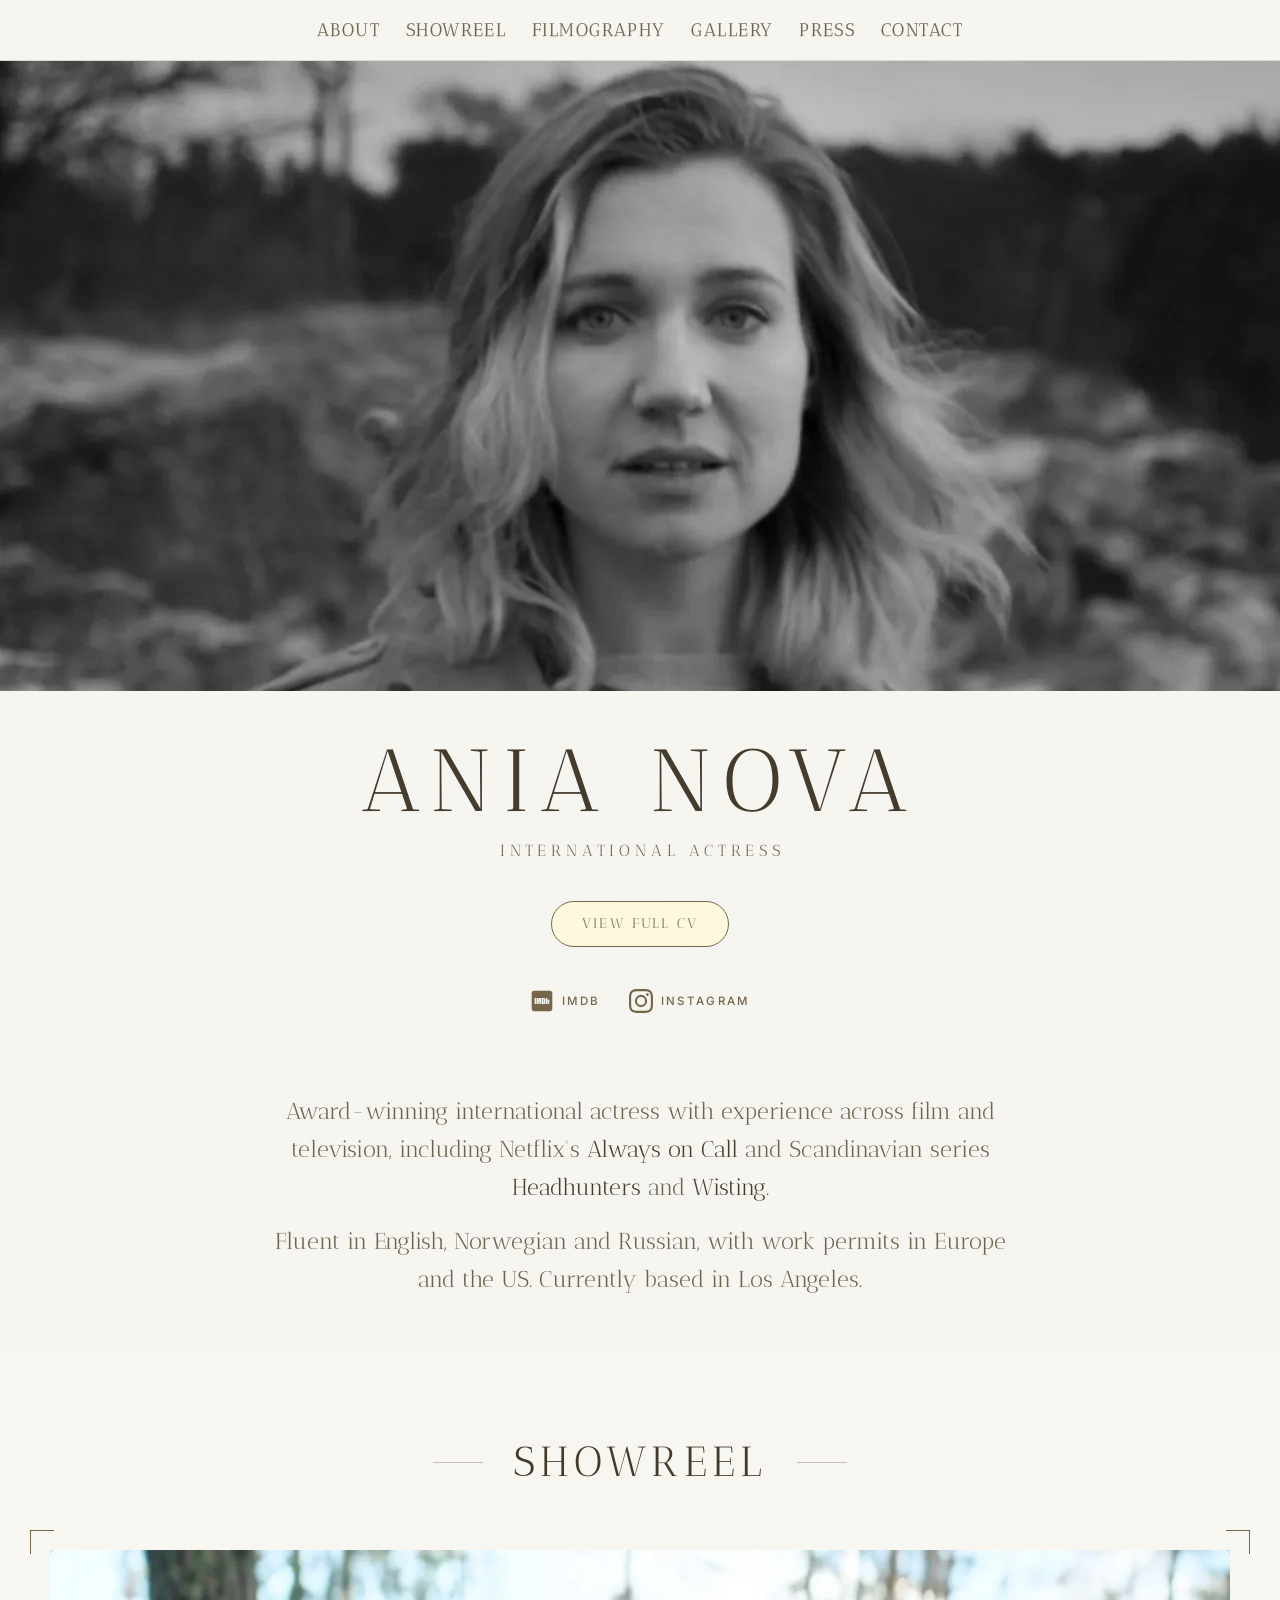
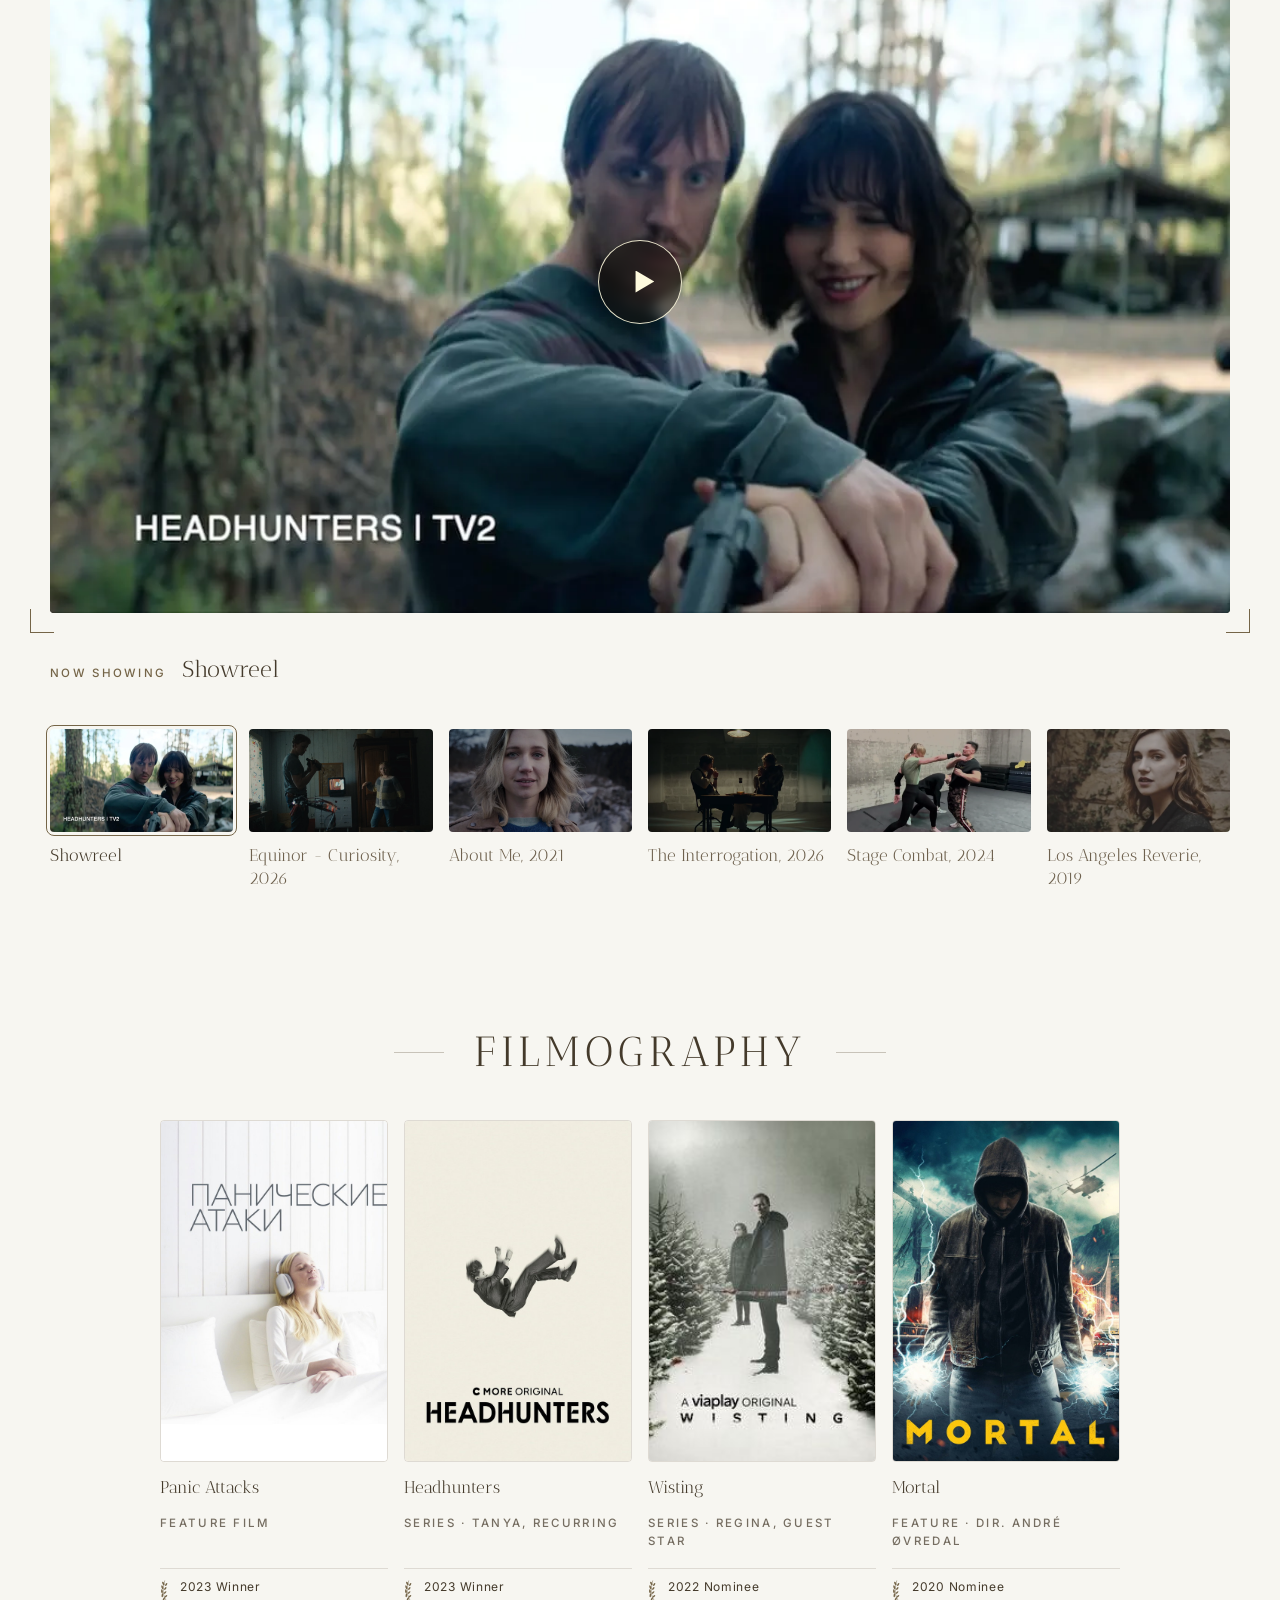
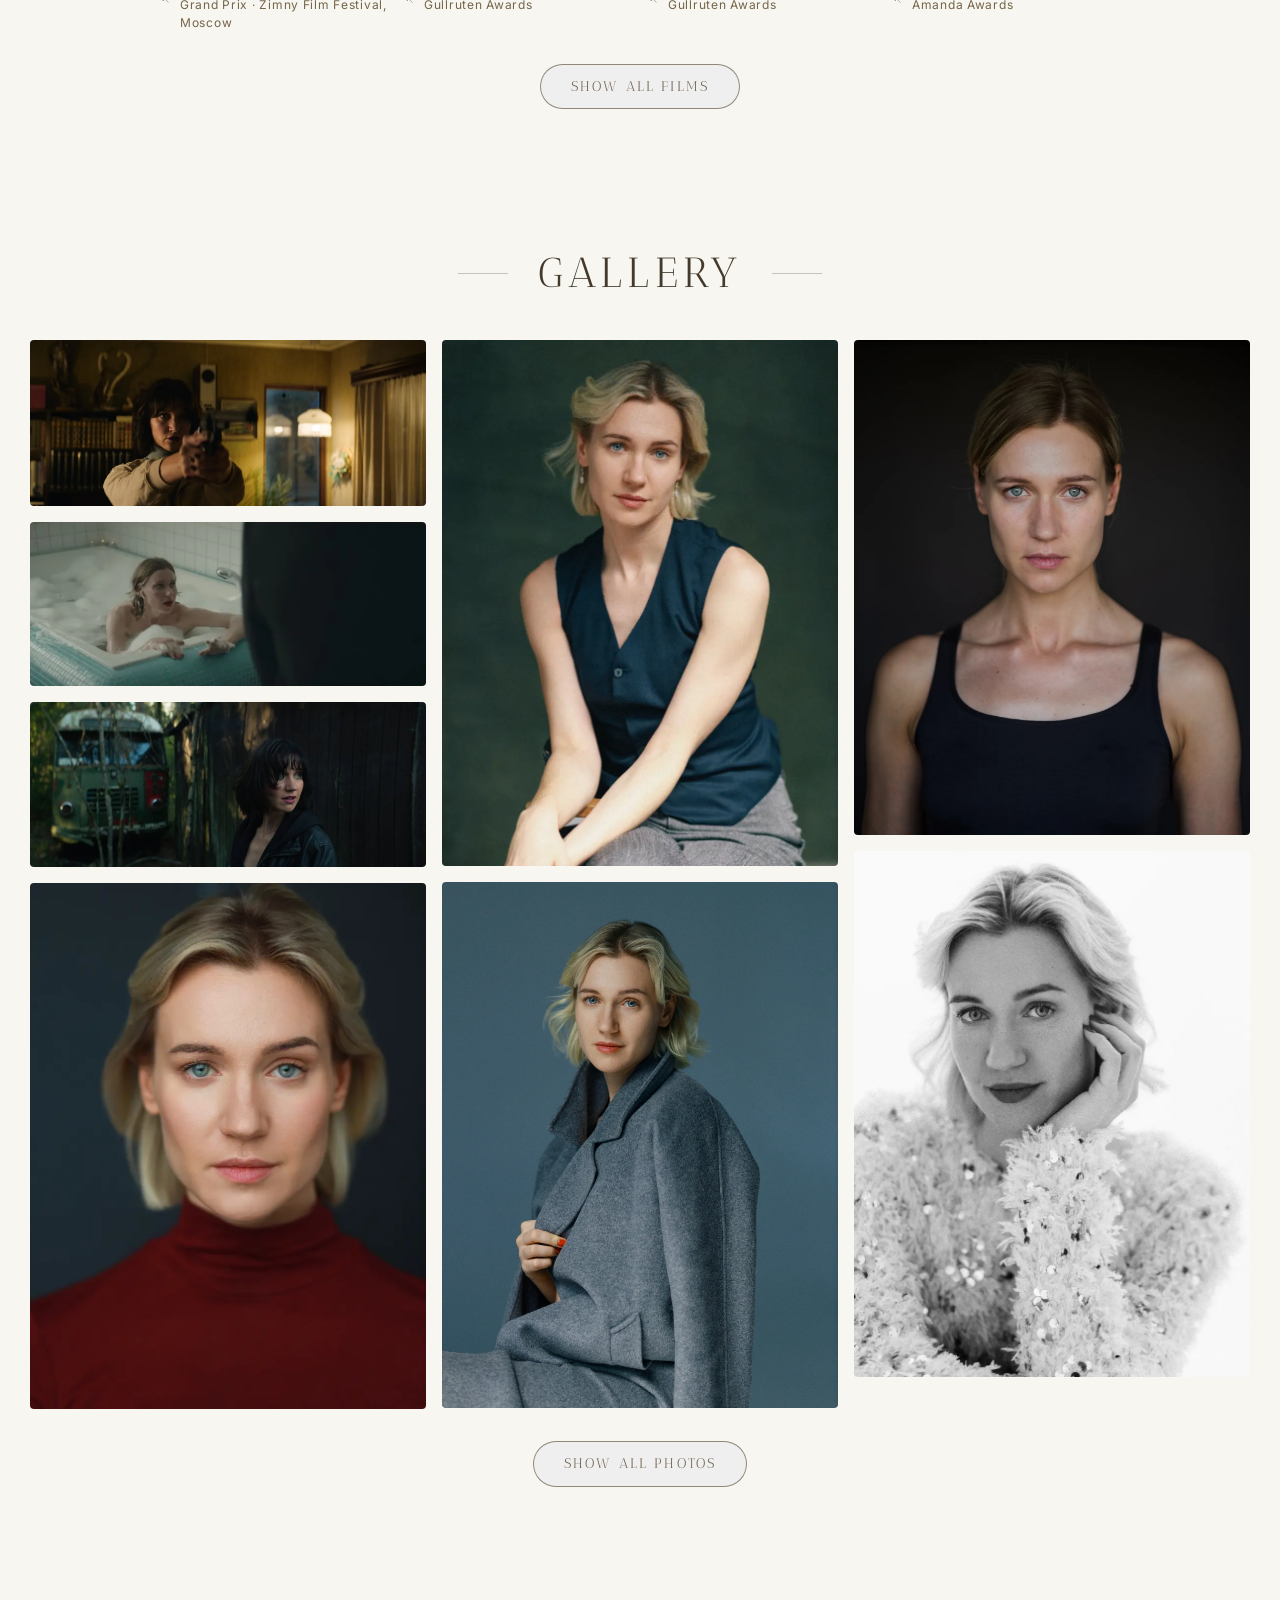
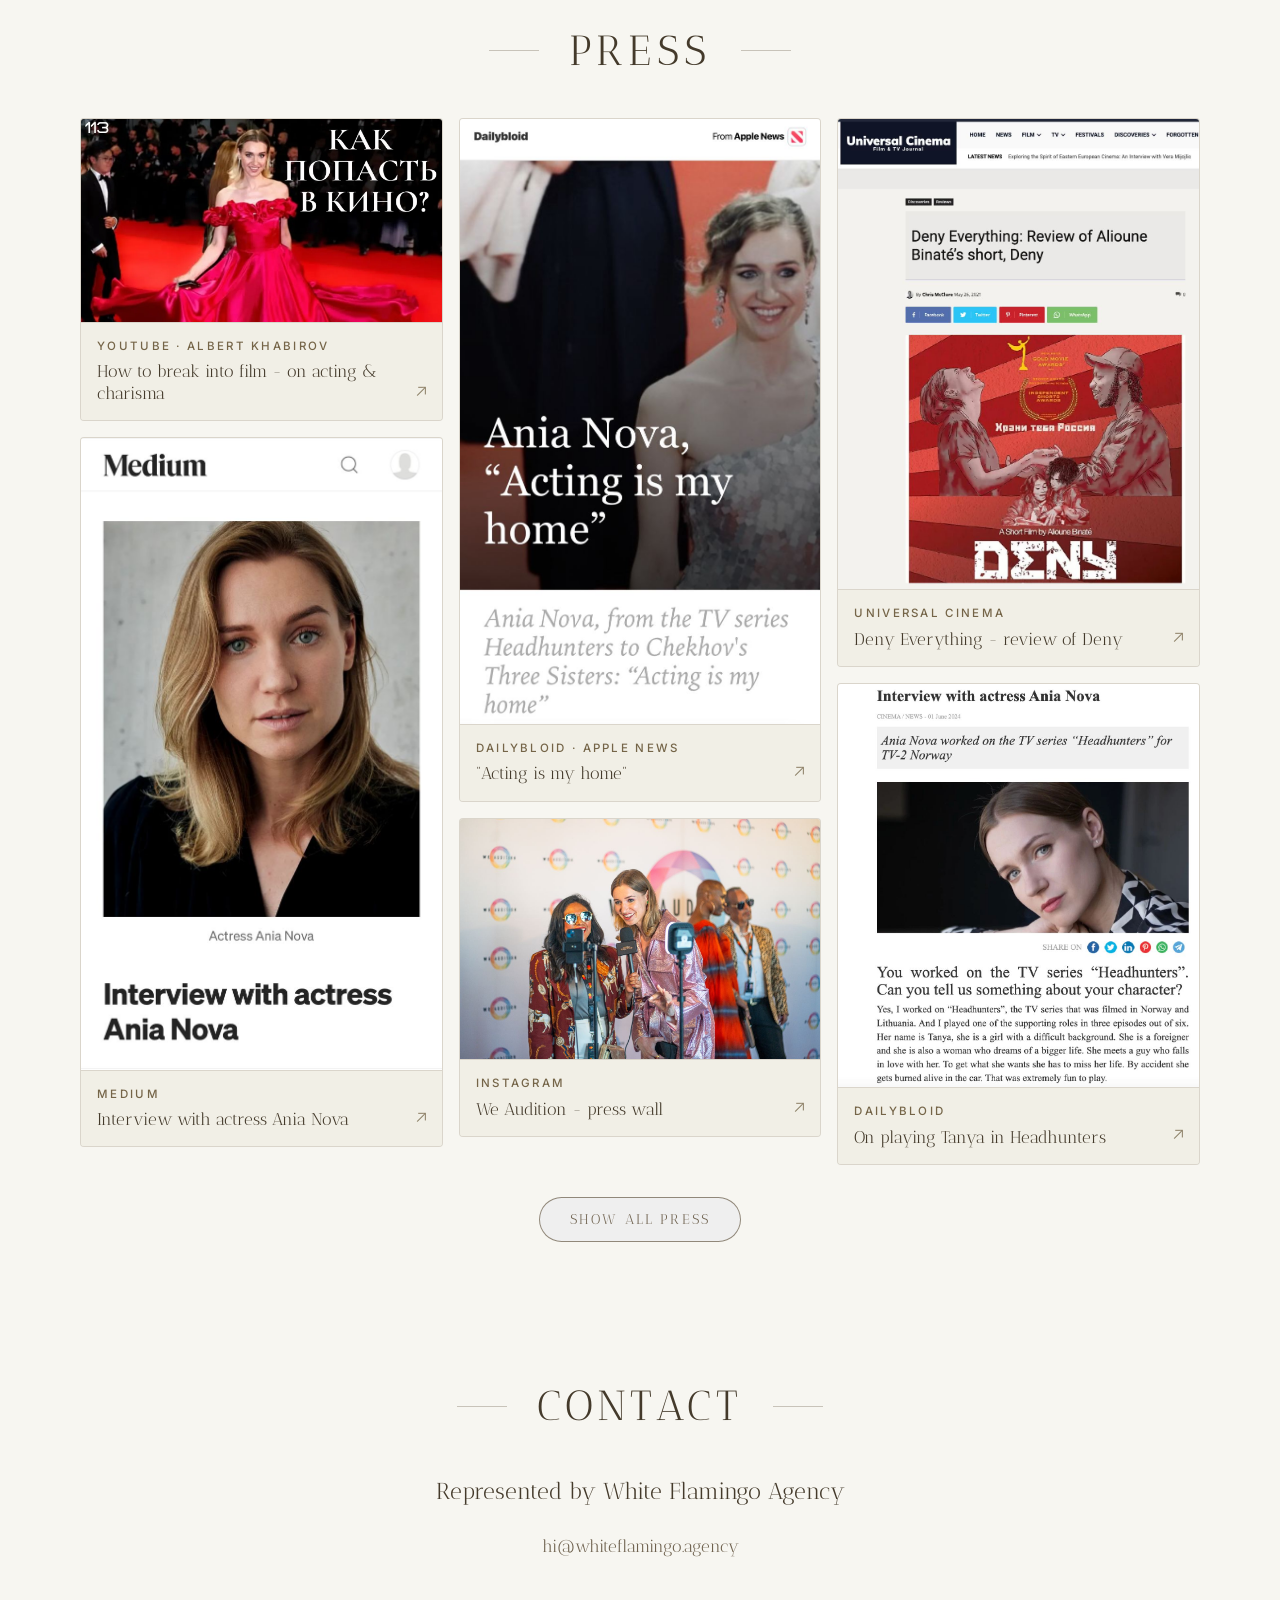
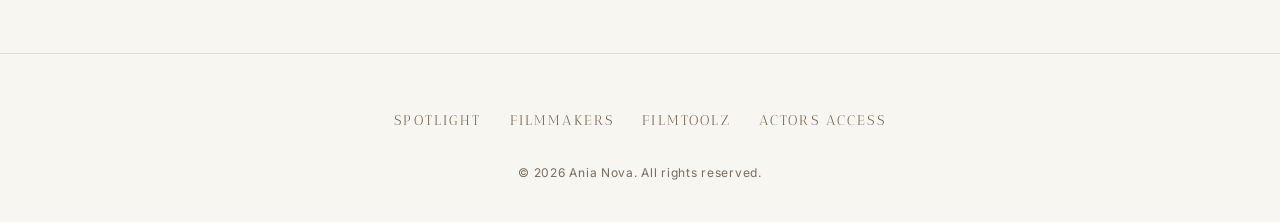
<file: index.html>
<!DOCTYPE html>
<html lang="en">
  <head>
    <meta charset="UTF-8" />
    <meta name="viewport" content="width=device-width, initial-scale=1.0" />
    <title>Ania Nova - International Actress</title>
    <meta name="description" content="Award-winning international actress known for Netflix's Always on Call, Headhunters and Wisting. Fluent in English, Norwegian and Russian. Based in Los Angeles." />
    <link rel="canonical" href="https://ania-nova.com/" />
    <meta name="robots" content="index, follow, max-image-preview:large" />
    <meta name="theme-color" content="#f7f6f1" />
    <link rel="icon" href="favicon.ico" sizes="16x16 32x32 48x48" />
    <link rel="icon" href="favicon.svg" type="image/svg+xml" />
    <link rel="apple-touch-icon" href="apple-touch-icon.png" />
    <meta property="og:type" content="profile" />
    <meta property="profile:first_name" content="Ania" />
    <meta property="profile:last_name" content="Nova" />
    <meta property="og:site_name" content="Ania Nova" />
    <meta property="og:title" content="Ania Nova - International Actress" />
    <meta property="og:description" content="Award-winning international actress known for Netflix's Always on Call, Headhunters and Wisting. Based in Los Angeles." />
    <meta property="og:url" content="https://ania-nova.com/" />
    <meta property="og:image" content="https://ania-nova.com/static/ania-nova-actress.jpg" />
    <meta property="og:image:width" content="978" />
    <meta property="og:image:height" content="512" />
    <meta property="og:image:alt" content="Portrait of actress Ania Nova" />
    <meta property="og:locale" content="en_US" />
    <meta name="twitter:card" content="summary_large_image" />
    <link rel="stylesheet" href="styles.css" />
    <link rel="preconnect" href="https://fonts.googleapis.com" />
    <link rel="preconnect" href="https://fonts.gstatic.com" crossorigin />
    <link href="https://fonts.googleapis.com/css2?family=Antic+Didone&family=Inter:wght@300;400;500;600&display=swap" rel="stylesheet" />

    <script type="application/ld+json">
    {
      "@context": "https://schema.org",
      "@graph": [
        {
          "@type": "WebSite",
          "@id": "https://ania-nova.com/#website",
          "url": "https://ania-nova.com/",
          "name": "Ania Nova",
          "inLanguage": "en",
          "about": {
            "@id": "https://ania-nova.com/#ania-nova"
          }
        },
        {
          "@type": "Person",
          "@id": "https://ania-nova.com/#ania-nova",
          "name": "Ania Nova",
          "url": "https://ania-nova.com/",
          "image": "https://ania-nova.com/static/ania-nova-actress.jpg",
          "jobTitle": "Actress",
          "description": "Award-winning international actress with experience across film and television, including Netflix's Always on Call and Scandinavian series Headhunters and Wisting. Currently based in Los Angeles.",
          "knowsLanguage": [
            "English",
            "Norwegian",
            "Russian"
          ],
          "homeLocation": {
            "@type": "Place",
            "name": "Los Angeles, California"
          },
          "height": {
            "@type": "QuantitativeValue",
            "value": 176,
            "unitCode": "CMT"
          },
          "alumniOf": [
            {
              "@type": "EducationalOrganization",
              "name": "MetFilm School London"
            },
            {
              "@type": "CollegeOrUniversity",
              "name": "OsloMet"
            }
          ],
          "award": [
            "Best Supporting Actress - Independent Shorts Awards, Los Angeles 2019"
          ],
          "affiliation": {
            "@type": "Organization",
            "name": "White Flamingo Agency",
            "url": "https://www.whiteflamingo.agency/"
          },
          "sameAs": [
            "https://www.imdb.com/name/nm7837597/",
            "https://www.instagram.com/ania__nova/",
            "https://www.whiteflamingo.agency/actors/ania-nova",
            "https://www.spotlight.com/0011-4532-8639",
            "https://www.filmmakers.eu/actors/ania-nova",
            "https://resumes.actorsaccess.com/ania-nova",
            "https://casting.filmtoolz.ru/3342917"
          ]
        },
        {
          "@type": "Movie",
          "name": "Panic Attacks",
          "image": "https://ania-nova.com/static/posters/ania-nova-panic-attacks.jpg",
          "sameAs": "https://www.imdb.com/title/tt15835240/",
          "actor": {
            "@id": "https://ania-nova.com/#ania-nova"
          }
        },
        {
          "@type": "TVSeries",
          "name": "Headhunters",
          "image": "https://ania-nova.com/static/posters/ania-nova-headhunters.jpg",
          "sameAs": "https://www.imdb.com/title/tt16303630/",
          "actor": {
            "@id": "https://ania-nova.com/#ania-nova"
          }
        },
        {
          "@type": "TVSeries",
          "name": "Wisting",
          "image": "https://ania-nova.com/static/posters/ania-nova-wisting.jpg",
          "sameAs": "https://www.imdb.com/title/tt7875794/",
          "actor": {
            "@id": "https://ania-nova.com/#ania-nova"
          }
        },
        {
          "@type": "Movie",
          "name": "Mortal",
          "image": "https://ania-nova.com/static/posters/ania-nova-mortal.jpg",
          "sameAs": "https://www.imdb.com/title/tt5715066/",
          "actor": {
            "@id": "https://ania-nova.com/#ania-nova"
          }
        },
        {
          "@type": "Movie",
          "name": "Deny",
          "image": "https://ania-nova.com/static/posters/ania-nova-deny.jpg",
          "sameAs": "https://www.imdb.com/title/tt9715964/",
          "actor": {
            "@id": "https://ania-nova.com/#ania-nova"
          }
        },
        {
          "@type": "TVSeries",
          "name": "Occupied",
          "image": "https://ania-nova.com/static/posters/ania-nova-occupied.jpg",
          "sameAs": "https://www.imdb.com/title/tt4192998/",
          "actor": {
            "@id": "https://ania-nova.com/#ania-nova"
          }
        },
        {
          "@type": "Movie",
          "name": "A Brixton Tale",
          "image": "https://ania-nova.com/static/posters/ania-nova-a-brixton-tale.jpg",
          "sameAs": "https://www.imdb.com/title/tt7556502/",
          "actor": {
            "@id": "https://ania-nova.com/#ania-nova"
          }
        },
        {
          "@type": "CreativeWork",
          "name": "Hate Speech",
          "image": "https://ania-nova.com/static/posters/ania-nova-hate-speech.jpg",
          "sameAs": "https://www.imdb.com/title/tt13397550/",
          "genre": "Music video",
          "contributor": {
            "@id": "https://ania-nova.com/#ania-nova"
          }
        },
        {
          "@type": "TVSeries",
          "name": "Melk",
          "image": "https://ania-nova.com/static/posters/ania-nova-melk.jpg",
          "sameAs": "https://www.imdb.com/title/tt7510948/",
          "actor": {
            "@id": "https://ania-nova.com/#ania-nova"
          }
        },
        {
          "@type": "Movie",
          "name": "Special Delivery",
          "image": "https://ania-nova.com/static/posters/ania-nova-special-delivery.jpg",
          "sameAs": "https://www.imdb.com/title/tt8201154/",
          "actor": {
            "@id": "https://ania-nova.com/#ania-nova"
          }
        },
        {
          "@type": "Movie",
          "name": "Culture",
          "image": "https://ania-nova.com/static/posters/ania-nova-culture.jpg",
          "sameAs": "https://www.imdb.com/title/tt11131110/",
          "actor": {
            "@id": "https://ania-nova.com/#ania-nova"
          }
        },
        {
          "@type": "Movie",
          "name": "Where Is She Now?",
          "image": "https://ania-nova.com/static/posters/ania-nova-where-is-she-now.jpg",
          "sameAs": "https://www.imdb.com/title/tt5093770/",
          "actor": {
            "@id": "https://ania-nova.com/#ania-nova"
          }
        },
        {
          "@type": "TVSeries",
          "name": "Always on Call",
          "actor": {
            "@id": "https://ania-nova.com/#ania-nova"
          }
        },
        {
          "@type": "Movie",
          "name": "Pappa, jeg tyster ikke",
          "actor": {
            "@id": "https://ania-nova.com/#ania-nova"
          }
        },
        {
          "@type": "Movie",
          "name": "Hysteria",
          "actor": {
            "@id": "https://ania-nova.com/#ania-nova"
          }
        }
      ]
    }
    </script>

    <script>document.documentElement.classList.add("js");</script>
  </head>

  <body id="top">
    <a class="skip-link" href="#about">Skip to content</a>

    <header class="site-header">
      <div class="site-header__inner">
        <a class="brand" href="#top" aria-label="Ania Nova - back to top">Ania Nova</a>
        <nav class="nav" aria-label="Primary">
          <a href="#about">About</a>
          <a href="#showreel">Showreel</a>
          <a href="#filmography">Filmography</a>
          <a href="#gallery">Gallery</a>
          <a href="#press">Press</a>
          <a href="#contact">Contact</a>
        </nav>
        <button class="burger" type="button" aria-label="Open menu" aria-expanded="false" aria-controls="menu">
          <span></span><span></span>
        </button>
      </div>
    </header>

    <div class="menu" id="menu" aria-hidden="true">
      <nav class="menu__links" aria-label="Mobile">
        <a href="#about"><span>01</span>About</a>
        <a href="#showreel"><span>02</span>Showreel</a>
        <a href="#filmography"><span>03</span>Filmography</a>
        <a href="#gallery"><span>04</span>Gallery</a>
        <a href="#press"><span>05</span>Press</a>
        <a href="#contact"><span>06</span>Contact</a>
      </nav>
      <div class="menu__footer">
        <a href="https://www.imdb.com/name/nm7837597/" target="_blank" rel="noopener noreferrer">IMDb</a>
        <a href="https://www.instagram.com/ania__nova/" target="_blank" rel="noopener noreferrer">Instagram</a>
        <a href="static/Ania%20Nova%20CV.pdf" target="_blank" rel="noopener noreferrer">CV</a>
      </div>
    </div>

    <main>
      <section id="hero">
        <div class="hero-screen">
          <div class="hero-mask hero-mask--top"></div>
          <div class="hero-mask hero-mask--bottom"></div>
          <video class="hero-video" src="static/ania-nova.mp4" poster="static/ania-nova.webp" autoplay muted loop playsinline preload="auto" aria-hidden="true"></video>
        </div>
        <div class="hero-card">
          <h1 id="hero-title">Ania Nova</h1>
          <p class="hero-tagline">International actress</p>

          <div class="hero-ctas">
            <a class="btn btn--gold" href="static/Ania%20Nova%20CV.pdf" target="_blank" rel="noopener noreferrer">View full CV</a>
            <div class="hero-icons">
              <a href="https://www.imdb.com/name/nm7837597/" target="_blank" rel="noopener noreferrer" aria-label="IMDb profile">
                <svg viewBox="0 0 14 14" aria-hidden="true"><use href="#icon-imdb" /></svg>
                <span>IMDb</span>
              </a>
              <a href="https://www.instagram.com/ania__nova/" target="_blank" rel="noopener noreferrer" aria-label="Instagram profile">
                <svg viewBox="0 0 24 24" aria-hidden="true"><use href="#icon-instagram" /></svg>
                <span>Instagram</span>
              </a>
            </div>
          </div>
        </div>
      </section>

      <section id="about" data-reveal>
        <div class="container">
          <h2 class="visually-hidden">About Ania Nova</h2>
          <p class="bio-text">Award-winning international actress with experience across film and television, including Netflix's <cite>Always on Call</cite> and Scandinavian series <cite>Headhunters</cite> and <cite>Wisting</cite>.</p>
          <p class="bio-text">Fluent in English, Norwegian and Russian, with work permits in Europe and the US. Currently based in Los Angeles.</p>
        </div>
      </section>

      <section id="showreel" data-reveal>
        <div class="container container--wide">
          <h2 class="section-title">Showreel</h2>
          <div class="player">
            <div class="reel-frame">
              <div class="embed player__screen">
                <img class="player__thumb" loading="lazy" src="static/videos/ania-nova-showreel-2024.webp" width="1280" height="719" alt="" />
                <button class="play" type="button" aria-label="Play video"></button>
              </div>
            </div>
            <p class="player__caption"><span class="player__label">Now showing</span><span class="player__title">Showreel</span></p>

            <ul class="playlist">
              <li><button class="playlist__item" type="button" data-vimeo="939138872" aria-current="true"><img loading="lazy" src="static/videos/ania-nova-showreel-2024.webp" width="1280" height="719" alt="" /><span class="playlist__title">Showreel</span></button></li>
              <li><button class="playlist__item" type="button" data-vimeo="1233285860"><img loading="lazy" src="static/videos/ania-nova-equinor-curiosity.webp" width="1280" height="720" alt="" /><span class="playlist__title">Equinor - Curiosity, 2026</span></button></li>
              <li><button class="playlist__item" type="button" data-id="2bJwreTFeQA"><img loading="lazy" src="static/videos/ania-nova-about-me.webp" width="1280" height="720" alt="" /><span class="playlist__title">About Me, 2021</span></button></li>
              <li><button class="playlist__item" type="button" data-id="tJCIrA6wnP8"><img loading="lazy" src="static/videos/ania-nova-the-interrogation-micromilspec.webp" width="1280" height="720" alt="" /><span class="playlist__title">The Interrogation, 2026</span></button></li>
              <li><button class="playlist__item" type="button" data-id="Y5tJ4EmpeKo"><img loading="lazy" src="static/videos/ania-nova-stage-combat-scene.webp" width="1280" height="720" alt="" /><span class="playlist__title">Stage Combat, 2024</span></button></li>
              <li><button class="playlist__item" type="button" data-id="drlfmp7SKZI"><img loading="lazy" src="static/videos/ania-nova-los-angeles-reverie.webp" width="960" height="540" alt="" /><span class="playlist__title">Los Angeles Reverie, 2019</span></button></li>
            </ul>
          </div>
        </div>
      </section>

      <section id="filmography" data-reveal>
        <div class="container">
          <h2 class="section-title">Filmography</h2>
          <div class="film-grid">
            <a class="film" href="https://www.imdb.com/title/tt15835240" target="_blank" rel="noopener noreferrer">
              <img src="static/posters/ania-nova-panic-attacks.jpg" width="200" height="299" loading="lazy" alt="Panic Attacks poster - Ania Nova filmography" />
              <h3 class="film__title">Panic Attacks</h3>
              <span class="film__meta">Feature film</span>
              <span class="film__award">
                <svg class="film__laurel" viewBox="0 0 24 48" aria-hidden="true"><use href="#laurel" /></svg>
                <span>
                  <span class="film__award-line">2023 Winner</span>
                  <span class="film__award-line">Grand Prix · Zimny Film Festival, Moscow</span>
                </span>
              </span>
            </a>
            <a class="film" href="https://www.imdb.com/title/tt16303630" target="_blank" rel="noopener noreferrer">
              <img src="static/posters/ania-nova-headhunters.jpg" width="200" height="300" loading="lazy" alt="Headhunters poster - Ania Nova filmography" />
              <h3 class="film__title">Headhunters</h3>
              <span class="film__meta">Series · Tanya, recurring</span>
              <span class="film__award">
                <svg class="film__laurel" viewBox="0 0 24 48" aria-hidden="true"><use href="#laurel" /></svg>
                <span>
                  <span class="film__award-line">2023 Winner</span>
                  <span class="film__award-line">Gullruten Awards</span>
                </span>
              </span>
            </a>
            <a class="film" href="https://www.imdb.com/title/tt7875794" target="_blank" rel="noopener noreferrer">
              <img src="static/posters/ania-nova-wisting.jpg" width="200" height="300" loading="lazy" alt="Wisting poster - Ania Nova filmography" />
              <h3 class="film__title">Wisting</h3>
              <span class="film__meta">Series · Regina, guest star</span>
              <span class="film__award">
                <svg class="film__laurel" viewBox="0 0 24 48" aria-hidden="true"><use href="#laurel" /></svg>
                <span>
                  <span class="film__award-line">2022 Nominee</span>
                  <span class="film__award-line">Gullruten Awards</span>
                </span>
              </span>
            </a>
            <a class="film" href="https://www.imdb.com/title/tt5715066" target="_blank" rel="noopener noreferrer">
              <img src="static/posters/ania-nova-mortal.jpg" width="200" height="300" loading="lazy" alt="Mortal poster - Ania Nova filmography" />
              <h3 class="film__title">Mortal</h3>
              <span class="film__meta">Feature · dir. André Øvredal</span>
              <span class="film__award">
                <svg class="film__laurel" viewBox="0 0 24 48" aria-hidden="true"><use href="#laurel" /></svg>
                <span>
                  <span class="film__award-line">2020 Nominee</span>
                  <span class="film__award-line">Amanda Awards</span>
                </span>
              </span>
            </a>
            <a class="film" href="https://www.imdb.com/title/tt9715964" target="_blank" rel="noopener noreferrer">
              <img src="static/posters/ania-nova-deny.jpg" width="200" height="300" loading="lazy" alt="Deny poster - Ania Nova filmography" />
              <h3 class="film__title">Deny</h3>
              <span class="film__meta">Short · Lead</span>
              <span class="film__award">
                <svg class="film__laurel" viewBox="0 0 24 48" aria-hidden="true"><use href="#laurel" /></svg>
                <span>
                  <span class="film__award-item">
                    <span class="film__award-line">2019 Winner</span>
                    <span class="film__award-line">Best Supporting Actress · Independent Shorts Awards, Los Angeles</span>
                  </span>
                  <span class="film__award-item">
                    <span class="film__award-line">2019 Winner</span>
                    <span class="film__award-line">Best Featurette · Golden Movie Awards</span>
                  </span>
                </span>
              </span>
            </a>
            <a class="film" href="https://www.imdb.com/title/tt4192998" target="_blank" rel="noopener noreferrer">
              <img src="static/posters/ania-nova-occupied.jpg" width="200" height="300" loading="lazy" alt="Occupied poster - Ania Nova filmography" />
              <h3 class="film__title">Occupied</h3>
              <span class="film__meta">Series · Season 2</span>
              <span class="film__award">
                <svg class="film__laurel" viewBox="0 0 24 48" aria-hidden="true"><use href="#laurel" /></svg>
                <span>
                  <span class="film__award-line">2015 Winner</span>
                  <span class="film__award-line">New Creators Award · International Competition for Serial Dramas, Mannheim-Heidelberg</span>
                </span>
              </span>
            </a>
            <a class="film" href="https://www.imdb.com/title/tt7556502" target="_blank" rel="noopener noreferrer">
              <img src="static/posters/ania-nova-a-brixton-tale.jpg" width="200" height="300" loading="lazy" alt="A Brixton Tale poster - Ania Nova filmography" />
              <h3 class="film__title">A Brixton Tale</h3>
              <span class="film__meta">Feature · Anna</span>
              <span class="film__award">
                <svg class="film__laurel" viewBox="0 0 24 48" aria-hidden="true"><use href="#laurel" /></svg>
                <span>
                  <span class="film__award-item">
                    <span class="film__award-line">2021 Nominee</span>
                    <span class="film__award-line">Grand Jury Prize · Slamdance Film Festival</span>
                  </span>
                  <span class="film__award-item">
                    <span class="film__award-line">2022 Winner</span>
                    <span class="film__award-line">Cineuropa Prize</span>
                  </span>
                </span>
              </span>
            </a>
            <a class="film" href="https://www.imdb.com/title/tt5093770" target="_blank" rel="noopener noreferrer">
              <img src="static/posters/ania-nova-where-is-she-now.jpg" width="200" height="300" loading="lazy" alt="Where Is She Now? poster - Ania Nova filmography" />
              <h3 class="film__title">Where Is She Now?</h3>
              <span class="film__meta">Feature · Documentary</span>
              <span class="film__award">
                <svg class="film__laurel" viewBox="0 0 24 48" aria-hidden="true"><use href="#laurel" /></svg>
                <span>
                  <span class="film__award-line">Award-winning documentary</span>
                  <span class="film__award-line">26 wins · 21 nominations</span>
                </span>
              </span>
            </a>
            <a class="film" href="https://www.imdb.com/title/tt7510948" target="_blank" rel="noopener noreferrer">
              <img src="static/posters/ania-nova-melk.jpg" width="200" height="300" loading="lazy" alt="Melk poster - Ania Nova filmography" />
              <h3 class="film__title">Melk</h3>
              <span class="film__meta">Series · Norwegian comedy-drama</span>
            </a>
            <a class="film" href="https://www.imdb.com/title/tt8201154" target="_blank" rel="noopener noreferrer">
              <img src="static/posters/ania-nova-special-delivery.jpg" width="200" height="300" loading="lazy" alt="Special Delivery poster - Ania Nova filmography" />
              <h3 class="film__title">Special Delivery</h3>
              <span class="film__meta">Film</span>
              <span class="film__award">
                <svg class="film__laurel" viewBox="0 0 24 48" aria-hidden="true"><use href="#laurel" /></svg>
                <span>
                  <span class="film__award-item">
                    <span class="film__award-line">2019 Nominee</span>
                    <span class="film__award-line">Best Short Film · British Independent Film Festival</span>
                  </span>
                  <span class="film__award-item">
                    <span class="film__award-line">2019 Nominee</span>
                    <span class="film__award-line">The British Lion Award</span>
                  </span>
                </span>
              </span>
            </a>
            <a class="film" href="https://www.imdb.com/title/tt11131110" target="_blank" rel="noopener noreferrer">
              <img src="static/posters/ania-nova-culture.jpg" width="200" height="300" loading="lazy" alt="Culture poster - Ania Nova filmography" />
              <h3 class="film__title">Culture</h3>
              <span class="film__meta">Film</span>
              <span class="film__award">
                <svg class="film__laurel" viewBox="0 0 24 48" aria-hidden="true"><use href="#laurel" /></svg>
                <span>
                  <span class="film__award-line">2020 Winner</span>
                  <span class="film__award-line">JIFF Award</span>
                </span>
              </span>
            </a>
            <a class="film" href="https://www.imdb.com/title/tt13397550" target="_blank" rel="noopener noreferrer">
              <img src="static/posters/ania-nova-hate-speech.jpg" width="200" height="300" loading="lazy" alt="Hate Speech poster - Ania Nova filmography" />
              <h3 class="film__title">Hate Speech</h3>
              <span class="film__meta">Music video · R.A. the Rugged Man</span>
            </a>
          </div>
          <div class="show-all">
            <button class="btn btn--ghost show-all__btn" type="button" hidden>Show all films</button>
          </div>
        </div>
      </section>

      <section id="gallery" data-reveal>
        <div class="container">
          <h2 class="section-title">Gallery</h2>
        </div>
        <div class="gallery">
          <button class="gallery__item" type="button"><img loading="lazy" src="static/gallery/ania-nova-film-still-aiming-gun.webp" width="1436" height="600" alt="Ania Nova aiming a gun in a dimly lit library - film still" /></button>
          <button class="gallery__item" type="button"><img loading="lazy" src="static/gallery/ania-nova-portrait-green-backdrop.webp" width="800" height="1063" alt="Ania Nova seated portrait against a deep green backdrop" /></button>
          <button class="gallery__item" type="button"><img loading="lazy" src="static/gallery/ania-nova-film-still-bathtub.webp" width="960" height="398" alt="Ania Nova in a bathtub - film still" /></button>
          <button class="gallery__item" type="button"><img loading="lazy" src="static/gallery/ania-nova-portrait-grey-coat.webp" width="1506" height="2000" alt="Ania Nova portrait in a grey wool coat" /></button>
          <button class="gallery__item" type="button"><img loading="lazy" src="static/gallery/ania-nova-headshot-black-tank.webp" width="1280" height="1600" alt="Ania Nova headshot in a black tank top against a dark backdrop" /></button>
          <button class="gallery__item" type="button"><img loading="lazy" src="static/gallery/ania-nova-film-still-forest.webp" width="1436" height="600" alt="Ania Nova in a forest beside an abandoned bus - film still" /></button>
          <button class="gallery__item" type="button"><img loading="lazy" src="static/gallery/ania-nova-portrait-black-and-white.webp" width="800" height="1063" alt="Black-and-white portrait of Ania Nova in a textured knit" /></button>
          <button class="gallery__item" type="button"><img loading="lazy" src="static/gallery/ania-nova-headshot-red-turtleneck.webp" width="800" height="1063" alt="Ania Nova headshot in a red turtleneck" /></button>
          <button class="gallery__item" type="button"><img loading="lazy" src="static/gallery/ania-nova-portrait-sheer-veil.webp" width="2000" height="1178" alt="Ania Nova beneath a sheer veil in drifting smoke" /></button>
          <button class="gallery__item" type="button"><img loading="lazy" src="static/gallery/ania-nova-portrait-dark-curtain.webp" width="800" height="1063" alt="Ania Nova in profile beside a dark curtain" /></button>
          <button class="gallery__item" type="button"><img loading="lazy" src="static/gallery/ania-nova-portrait-studio-floor.webp" width="800" height="1063" alt="Ania Nova lying on a studio floor in black" /></button>
          <button class="gallery__item" type="button"><img loading="lazy" src="static/gallery/ania-nova-headshot-concrete-wall.webp" width="1280" height="1600" alt="Ania Nova headshot in a white tank top against a concrete wall" /></button>
          <button class="gallery__item" type="button"><img loading="lazy" src="static/gallery/ania-nova-portrait-green-armchair.webp" width="800" height="1063" alt="Ania Nova leaning on a green armchair in a studio" /></button>
          <button class="gallery__item" type="button"><img loading="lazy" src="static/gallery/ania-nova-portrait-seated-profile.webp" width="800" height="1063" alt="Ania Nova seated on the floor, looking up, in profile" /></button>
          <button class="gallery__item" type="button"><img loading="lazy" src="static/gallery/ania-nova-editorial-orange-hair.webp" width="1334" height="2000" alt="Ania Nova editorial portrait with sculpted orange hair and red gloves" /></button>
          <button class="gallery__item" type="button"><img loading="lazy" src="static/gallery/ania-nova-red-carpet-silver-sequins.webp" width="1333" height="2000" alt="Ania Nova on the red carpet in a silver sequin dress" /></button>
          <button class="gallery__item" type="button"><img loading="lazy" src="static/gallery/ania-nova-the-interrogation-fur-coat.webp" width="1920" height="1080" alt="Ania Nova in a fur coat - still from The Interrogation" /></button>
          <button class="gallery__item" type="button"><img loading="lazy" src="static/gallery/ania-nova-film-still-interrogation-room.webp" width="1920" height="1280" alt="Interrogation room scene with Ania Nova - film still" /></button>
          <button class="gallery__item" type="button"><img loading="lazy" src="static/gallery/ania-nova-film-still-aquarium-bar.webp" width="1849" height="889" alt="Ania Nova at an aquarium bar under red light - film still" /></button>
          <button class="gallery__item" type="button"><img loading="lazy" src="static/gallery/ania-nova-vgtv-av-med-maska.webp" width="1252" height="1247" alt="Ania Nova on VGTV's Av med maska" /></button>
          <button class="gallery__item" type="button"><img loading="lazy" src="static/gallery/ania-nova-portrait-soft-light.webp" width="800" height="1063" alt="Ania Nova soft-light portrait, hand resting on her cheek" /></button>
        </div>
        <div class="show-all">
          <button class="btn btn--ghost show-all__btn" type="button" hidden>Show all photos</button>
        </div>

        <div class="lightbox" role="dialog" aria-modal="true" aria-label="Photo viewer" aria-hidden="true">
          <div class="lightbox__backdrop"></div>
          <div class="lightbox__stage"><img class="lightbox__img" alt="" /></div>
          <button class="lightbox__btn lightbox__prev" type="button" aria-label="Previous photo"></button>
          <button class="lightbox__btn lightbox__next" type="button" aria-label="Next photo"></button>
          <button class="lightbox__close" type="button" aria-label="Close photo viewer"></button>
          <p class="lightbox__counter" aria-live="polite"><span class="lightbox__index">1</span> / <span class="lightbox__total">19</span></p>
        </div>
      </section>

      <section id="press" data-reveal>
        <div class="container">
          <h2 class="section-title">Press</h2>

          <div class="press-grid">
            <a class="press-card" href="https://youtu.be/fmO-G7zs9oo?si=vs5V2o1WpwucRNjw" target="_blank" rel="noopener noreferrer">
              <img loading="lazy" src="static/press/ania-nova-youtube-albert-khabirov-interview.webp" width="1280" height="720" alt="" />
              <div class="press-card__label"><span class="press-card__outlet">YouTube · Albert Khabirov</span><h3 class="press-card__title">How to break into film - on acting &amp; charisma</h3></div>
            </a>
            <a class="press-card" href="https://apple.news/AExZWTBQUTXGRro47r0AOOw" target="_blank" rel="noopener noreferrer">
              <img loading="lazy" src="static/press/ania-nova-dailybloid-apple-news-acting-is-my-home.jpg" width="763" height="1280" alt="" />
              <div class="press-card__label"><span class="press-card__outlet">Dailybloid · Apple News</span><h3 class="press-card__title">“Acting is my home”</h3></div>
            </a>
            <a class="press-card" href="https://medium.com/@ragugini-francis/interview-with-actress-ania-nova-132566e0c3d3" target="_blank" rel="noopener noreferrer">
              <img loading="lazy" src="static/press/ania-nova-medium-interview.jpg" width="731" height="1280" alt="" />
              <div class="press-card__label"><span class="press-card__outlet">Medium</span><h3 class="press-card__title">Interview with actress Ania Nova</h3></div>
            </a>
            <a class="press-card" href="https://universalcinema.ca/deny-everything-review-of-alioune-binates-short-deny" target="_blank" rel="noopener noreferrer">
              <img loading="lazy" src="static/press/ania-nova-universal-cinema-deny-review.jpg" width="898" height="1171" alt="" />
              <div class="press-card__label"><span class="press-card__outlet">Universal Cinema</span><h3 class="press-card__title">Deny Everything - review of Deny</h3></div>
            </a>
            <a class="press-card" href="https://www.instagram.com/p/C7FEp3TJ0QE/?hl=en" target="_blank" rel="noopener noreferrer">
              <img loading="lazy" src="static/press/ania-nova-we-audition-press-wall.jpg" width="1280" height="855" alt="" />
              <div class="press-card__label"><span class="press-card__outlet">Instagram</span><h3 class="press-card__title">We Audition - press wall</h3></div>
            </a>
            <a class="press-card" href="https://www.dailybloid.com/news/interview-with-actress-ania-nova-new-movie" target="_blank" rel="noopener noreferrer">
              <img loading="lazy" src="static/press/ania-nova-dailybloid-interview-headhunters.jpg" width="1097" height="1227" alt="" />
              <div class="press-card__label"><span class="press-card__outlet">Dailybloid</span><h3 class="press-card__title">On playing Tanya in Headhunters</h3></div>
            </a>
            <a class="press-card" href="https://youtu.be/sfCCz_wmGso?si=q2KtZZb4jDcFLSXA" target="_blank" rel="noopener noreferrer">
              <img loading="lazy" src="static/videos/ania-nova-interview-oslo-2018.webp" width="1280" height="720" alt="" />
              <div class="press-card__label"><span class="press-card__outlet">YouTube</span><h3 class="press-card__title">Interview with actress Ania Nova - Oslo 2018</h3></div>
            </a>
            <a class="press-card" href="https://apple.news/AExZWTBQUTXGRro47r0AOOw" target="_blank" rel="noopener noreferrer">
              <img loading="lazy" src="static/press/ania-nova-three-sisters-poster.jpg" width="908" height="1280" alt="" />
              <div class="press-card__label"><span class="press-card__outlet">Apple News</span><h3 class="press-card__title">From Headhunters to Chekhov's Three Sisters</h3></div>
            </a>
            <a class="press-card" href="https://youtu.be/hZvH9u98zgw?si=ymjQbpvPQ9-geVkL" target="_blank" rel="noopener noreferrer">
              <img loading="lazy" src="static/press/ania-nova-youtube-interview-russian.jpg" width="795" height="574" alt="" />
              <div class="press-card__label"><span class="press-card__outlet">YouTube</span><h3 class="press-card__title">An actress in Norway - interview (Russian)</h3></div>
            </a>
            <a class="press-card" href="https://www.instagram.com/p/C7FEp3TJ0QE/?hl=en" target="_blank" rel="noopener noreferrer">
              <img loading="lazy" src="static/press/ania-nova-we-audition-red-carpet.jpg" width="1024" height="1280" alt="" />
              <div class="press-card__label"><span class="press-card__outlet">Instagram</span><h3 class="press-card__title">We Audition - red carpet</h3></div>
            </a>
            <a class="press-card" href="https://youtu.be/ALDCPjLMymM?si=YzaLNOAe88WXepnW" target="_blank" rel="noopener noreferrer">
              <img loading="lazy" src="static/press/ania-nova-friends-in-film-podcast.jpg" width="1170" height="1179" alt="" />
              <div class="press-card__label"><span class="press-card__outlet">Friends In Film podcast</span><h3 class="press-card__title">From production work to award-winning actress</h3></div>
            </a>
            <a class="press-card" href="https://open.spotify.com/episode/42BMWOS7iEh6ePdpEwfuPN" target="_blank" rel="noopener noreferrer">
              <img loading="lazy" src="static/press/ania-nova-needed-on-set-podcast.jpg" width="1280" height="1280" alt="" />
              <div class="press-card__label"><span class="press-card__outlet">Spotify · Needed On Set</span><h3 class="press-card__title">The Inclusive Podcast</h3></div>
            </a>
            <a class="press-card" href="https://independentshortsawards.com/2019/08/26/deny/" target="_blank" rel="noopener noreferrer">
              <img loading="lazy" src="static/press/ania-nova-independent-shorts-awards-deny.jpg" width="863" height="366" alt="" />
              <div class="press-card__label"><span class="press-card__outlet">Independent Shorts Awards</span><h3 class="press-card__title">Best Supporting Actress - Deny, LA 2019</h3></div>
            </a>
          </div>
          <div class="show-all">
            <button class="btn btn--ghost show-all__btn" type="button" hidden>Show all press</button>
          </div>
        </div>
      </section>

      <section id="contact" data-reveal>
        <div class="container">
          <h2 class="section-title">Contact</h2>
          <p class="contact__agency"><a href="https://www.whiteflamingo.agency/actors/ania-nova" target="_blank" rel="noopener noreferrer">Represented by White Flamingo Agency</a></p>
          <p class="contact__email"><a href="mailto:hi@whiteflamingo.agency">hi@whiteflamingo.agency</a></p>
        </div>
      </section>
    </main>

    <footer class="site-footer">
      <div class="container">
        <nav class="site-footer__links" aria-label="Profiles">
          <a href="https://www.spotlight.com/0011-4532-8639" target="_blank" rel="noopener noreferrer">Spotlight</a>
          <a href="https://www.filmmakers.eu/actors/ania-nova" target="_blank" rel="noopener noreferrer">Filmmakers</a>
          <a href="https://casting.filmtoolz.ru/3342917" target="_blank" rel="noopener noreferrer">Filmtoolz</a>
          <a href="https://resumes.actorsaccess.com/ania-nova" target="_blank" rel="noopener noreferrer">Actors Access</a>
        </nav>
        <p class="site-footer__copy">© <span id="year">2026</span> Ania Nova. All rights reserved.</p>
      </div>
    </footer>

    <a class="to-top" href="#top" aria-label="Back to top"></a>

    <!-- Shared SVG symbols -->
    <svg class="sprite" width="0" height="0" aria-hidden="true">
      <symbol id="laurel" viewBox="0 0 24 48">
        <path d="M17 47C7 40 3.5 25 9.5 3" fill="none" stroke="currentColor" stroke-width="1" />
        <ellipse cx="6.6" cy="9" rx="1.7" ry="4" transform="rotate(-28 6.6 9)" />
        <ellipse cx="12.4" cy="11" rx="1.5" ry="3.4" transform="rotate(32 12.4 11)" />
        <ellipse cx="4.6" cy="16.5" rx="1.7" ry="4" transform="rotate(-18 4.6 16.5)" />
        <ellipse cx="10.6" cy="19" rx="1.5" ry="3.4" transform="rotate(38 10.6 19)" />
        <ellipse cx="3.9" cy="24.5" rx="1.7" ry="4" transform="rotate(-6 3.9 24.5)" />
        <ellipse cx="10.2" cy="27" rx="1.5" ry="3.4" transform="rotate(45 10.2 27)" />
        <ellipse cx="4.8" cy="32.5" rx="1.7" ry="4" transform="rotate(8 4.8 32.5)" />
        <ellipse cx="11.6" cy="34.6" rx="1.5" ry="3.4" transform="rotate(55 11.6 34.6)" />
        <ellipse cx="7.6" cy="40" rx="1.7" ry="4" transform="rotate(25 7.6 40)" />
      </symbol>
      <symbol id="icon-imdb" viewBox="0 0 14 14">
        <path d="m 10.388393,7.87589 c 0,0.14465 0.04286,0.38572 -0.166072,0.38572 -0.04286,0 -0.08036,-0.0214 -0.101785,-0.0643 -0.05893,-0.13661 -0.02946,-1.18125 -0.02946,-1.19732 0,-0.10179 -0.02946,-0.34018 0.13125,-0.34018 0.195535,0 0.166071,0.19554 0.166071,0.34018 l 0,0.87589 z m -2.2901787,-1.575 c 0,-0.25982 0.042857,-0.42857 -0.2758929,-0.42857 l 0,2.24197 c 0.3267857,0.008 0.2758929,-0.23304 0.2758929,-0.49286 l 0,-1.32054 z M 13,2.28571 13,11.71429 C 13,12.42411 12.424107,13 11.714286,13 L 2.2857143,13 C 1.5758929,13 1,12.42411 1,11.71429 L 1,2.28571 C 1,1.57589 1.5758929,1 2.2857143,1 L 11.714286,1 C 12.424107,1 13,1.57589 13,2.28571 Z M 1.5705357,6.27143 c -0.00268,0.003 -0.00536,0.008 -0.00804,0.0107 l 0.00804,0 0,-0.0107 z m 2.0276786,-0.98572 -0.8839286,0 0,3.42322 0.8839286,0 0,-3.42322 z m 3.0348214,0 -1.1544643,0 L 5.275,6.89018 C 5.202679,6.35446 5.1303571,5.81607 5.0419643,5.28571 l -1.1464286,0 0,3.42322 0.7767857,0 0,-2.26339 0.3267857,2.26339 0.5517858,0 0.3107142,-2.31429 0,2.31429 0.76875,0 0,-3.42322 z m 2.3116072,1.2134 c 0,-0.21697 0.00804,-0.45 -0.0375,-0.65357 C 8.7919643,5.24286 8.0660714,5.28571 7.5946429,5.28571 l -0.6589286,0 0,3.42322 c 2.30625,0.003 2.0089286,0.16071 2.0089286,-2.20982 z M 11.245536,6.9625 c 0,-0.46339 -0.02143,-0.80625 -0.594643,-0.80625 -0.238393,0 -0.399107,0.0723 -0.559822,0.24643 l 0,-1.11697 -0.8491067,0 0,3.42322 0.7982147,0 0.05089,-0.21697 c 0.152678,0.18215 0.31875,0.2625 0.559821,0.2625 0.530357,0 0.594643,-0.40714 0.594643,-0.82767 l 0,-0.96429 z"/>
      </symbol>
      <symbol id="icon-instagram" viewBox="0 0 24 24">
        <path d="M12 2.163c3.204 0 3.584.012 4.85.07 1.17.054 1.805.249 2.228.415.56.217.96.477 1.382.896.419.42.679.819.896 1.381.164.422.36 1.057.413 2.227.058 1.266.069 1.646.069 4.85s-.012 3.584-.07 4.85c-.054 1.17-.249 1.805-.413 2.227-.217.56-.477.96-.896 1.382-.42.419-.82.679-1.381.896-.423.164-1.058.36-2.228.413-1.266.058-1.646.069-4.85.069s-3.584-.012-4.85-.07c-1.17-.054-1.805-.249-2.228-.413a3.736 3.736 0 0 1-1.381-.896 3.736 3.736 0 0 1-.896-1.381c-.164-.423-.36-1.058-.413-2.228-.058-1.266-.069-1.646-.069-4.85s.012-3.584.07-4.85c.054-1.17.249-1.805.413-2.227.217-.56.477-.96.896-1.382.42-.419.82-.679 1.381-.896.423-.166 1.058-.361 2.228-.415 1.266-.058 1.646-.07 4.85-.07M12 0C8.741 0 8.333.014 7.053.072 5.775.13 4.902.333 4.14.63a5.872 5.872 0 0 0-2.126 1.384A5.872 5.872 0 0 0 .63 4.14C.333 4.902.13 5.775.072 7.053.014 8.333 0 8.741 0 12s.014 3.668.072 4.948c.058 1.277.261 2.15.558 2.913a5.885 5.885 0 0 0 1.384 2.126A5.868 5.868 0 0 0 4.14 23.37c.762.297 1.635.5 2.913.558C8.333 23.986 8.741 24 12 24s3.668-.014 4.948-.072c1.277-.058 2.15-.261 2.913-.558a6.072 6.072 0 0 0 2.126-1.384 5.868 5.868 0 0 0 1.384-2.126c.297-.762.5-1.635.558-2.913.058-1.28.072-1.688.072-4.948s-.014-3.668-.072-4.948c-.058-1.277-.261-2.15-.558-2.913a5.872 5.872 0 0 0-1.384-2.126A5.868 5.868 0 0 0 19.86.63C19.098.333 18.225.13 16.947.072 15.667.014 15.259 0 12 0zm0 5.838a6.162 6.162 0 1 0 0 12.324 6.162 6.162 0 0 0 0-12.324zM12 16a4 4 0 1 1 0-8 4 4 0 0 1 0 8zm6.406-11.845a1.44 1.44 0 1 0 0 2.881 1.44 1.44 0 0 0 0-2.881z"/>
      </symbol>
    </svg>

    <script src="main.js"></script>
  </body>
</html>
</file>
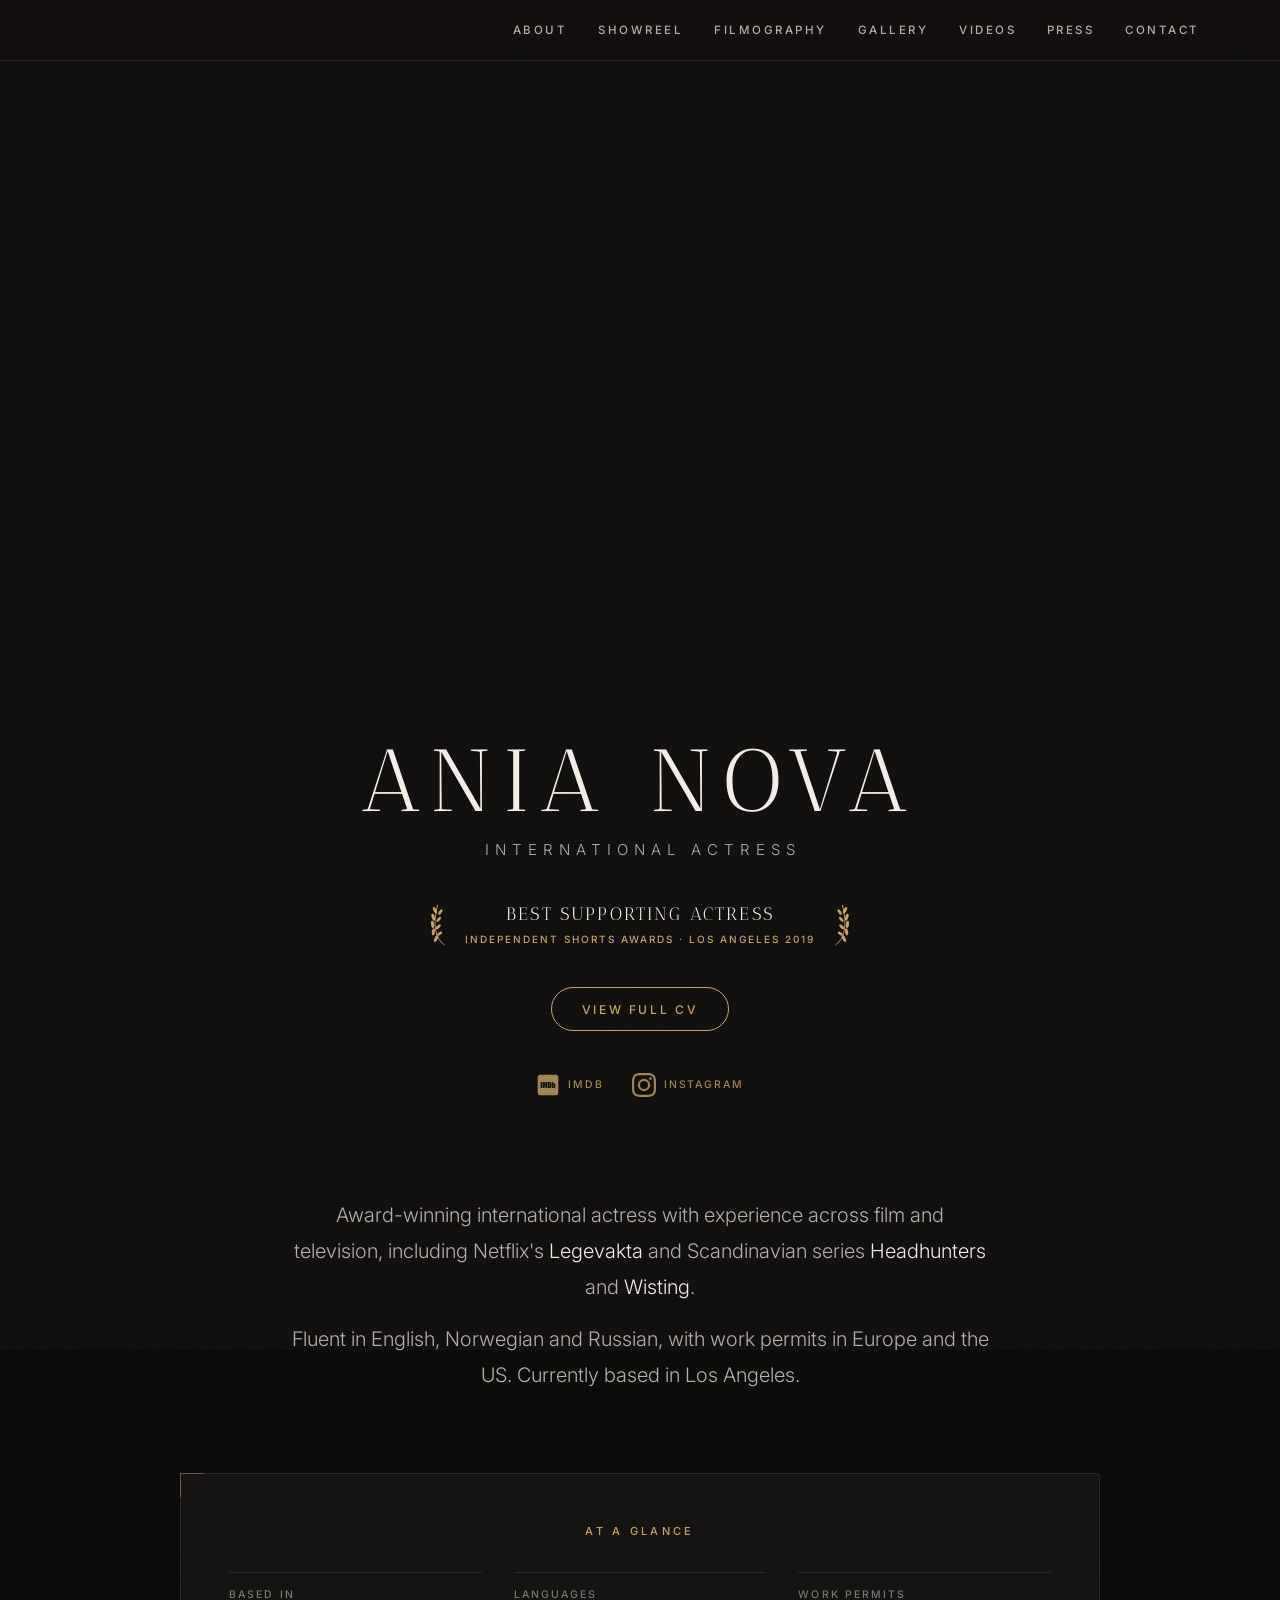
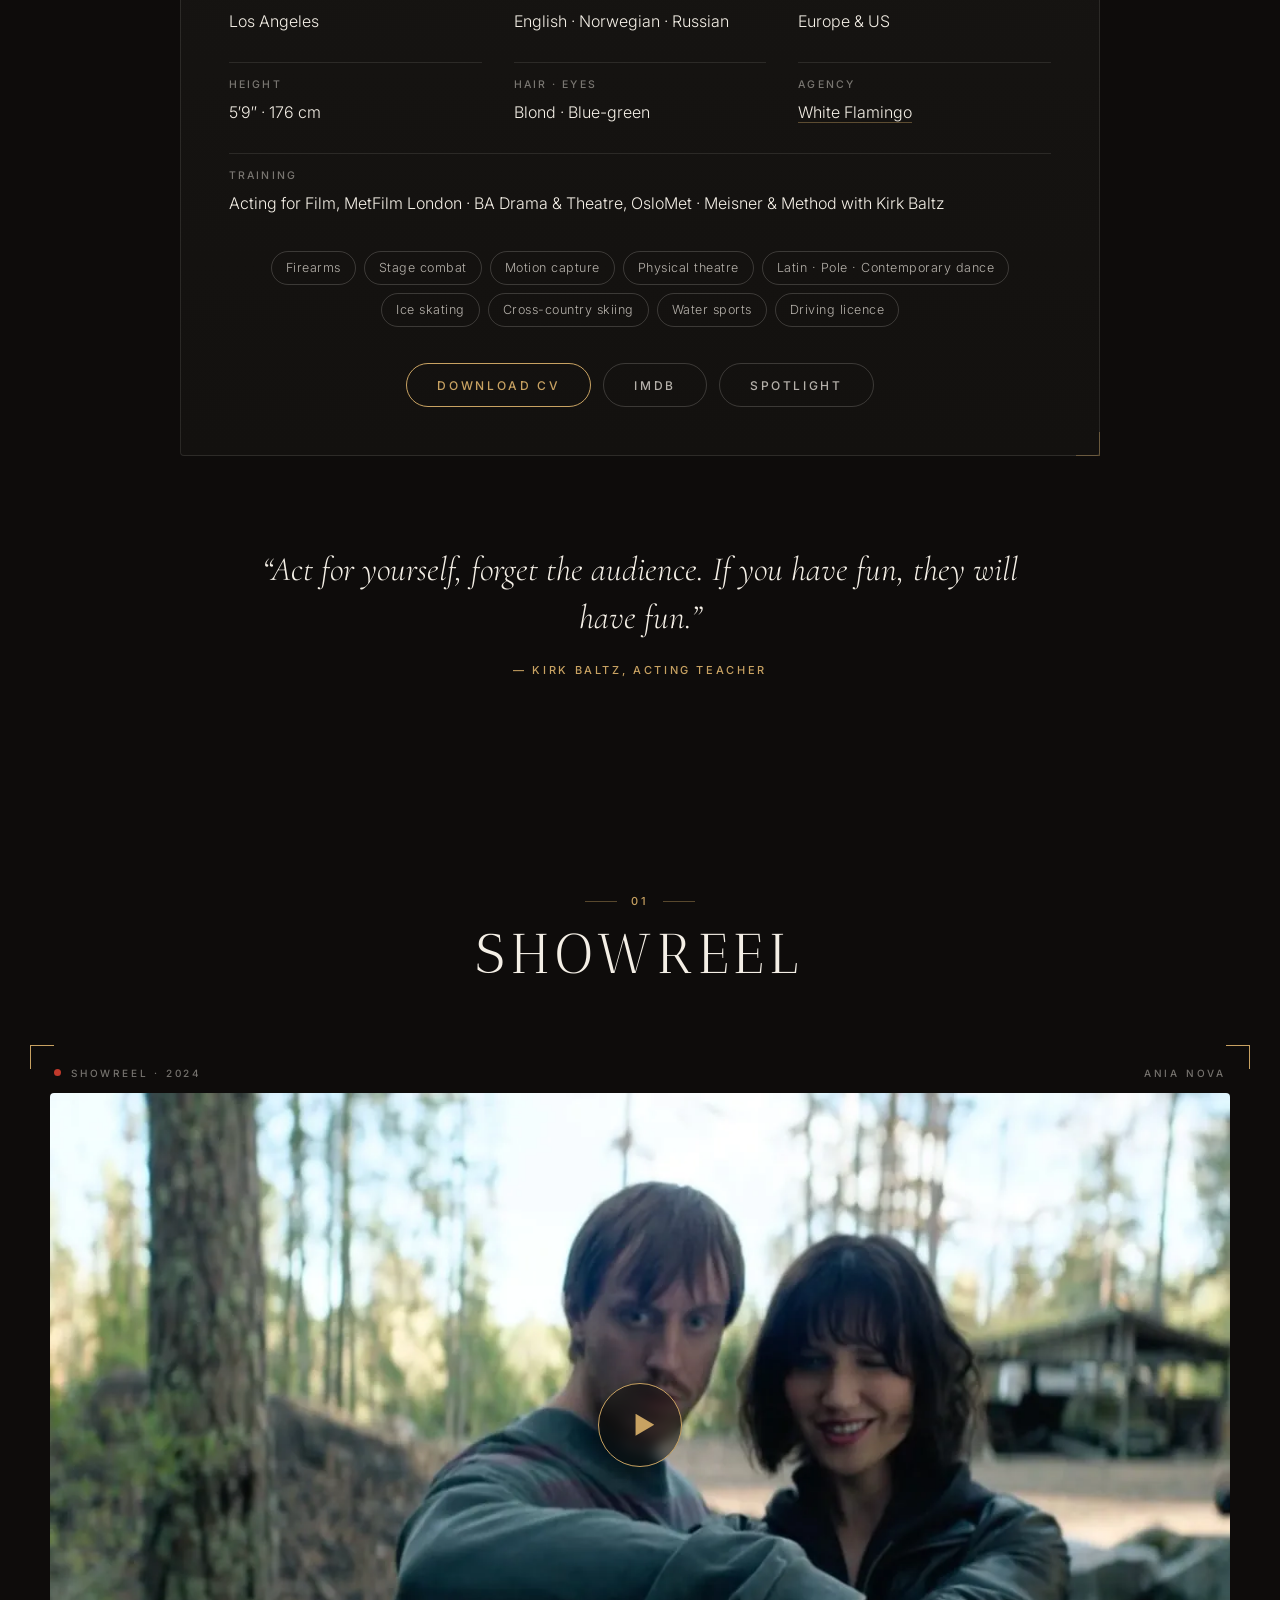
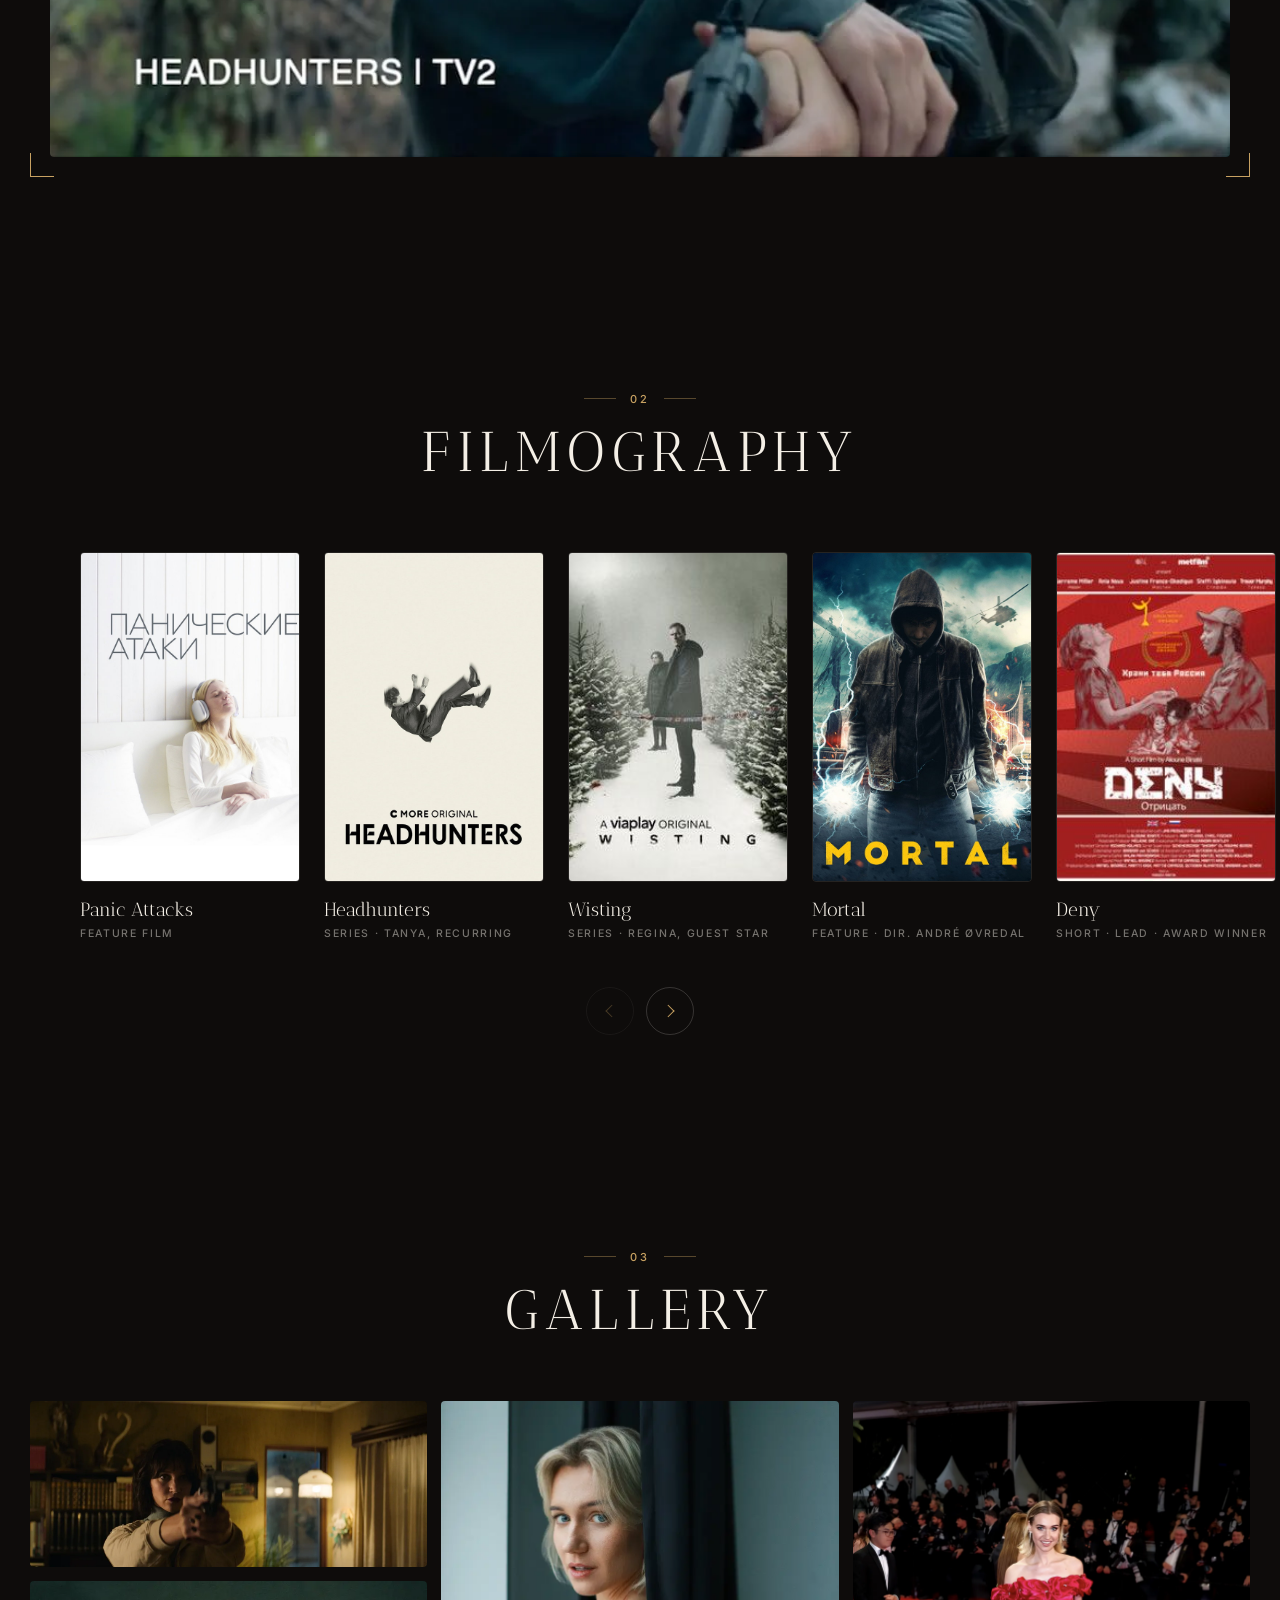
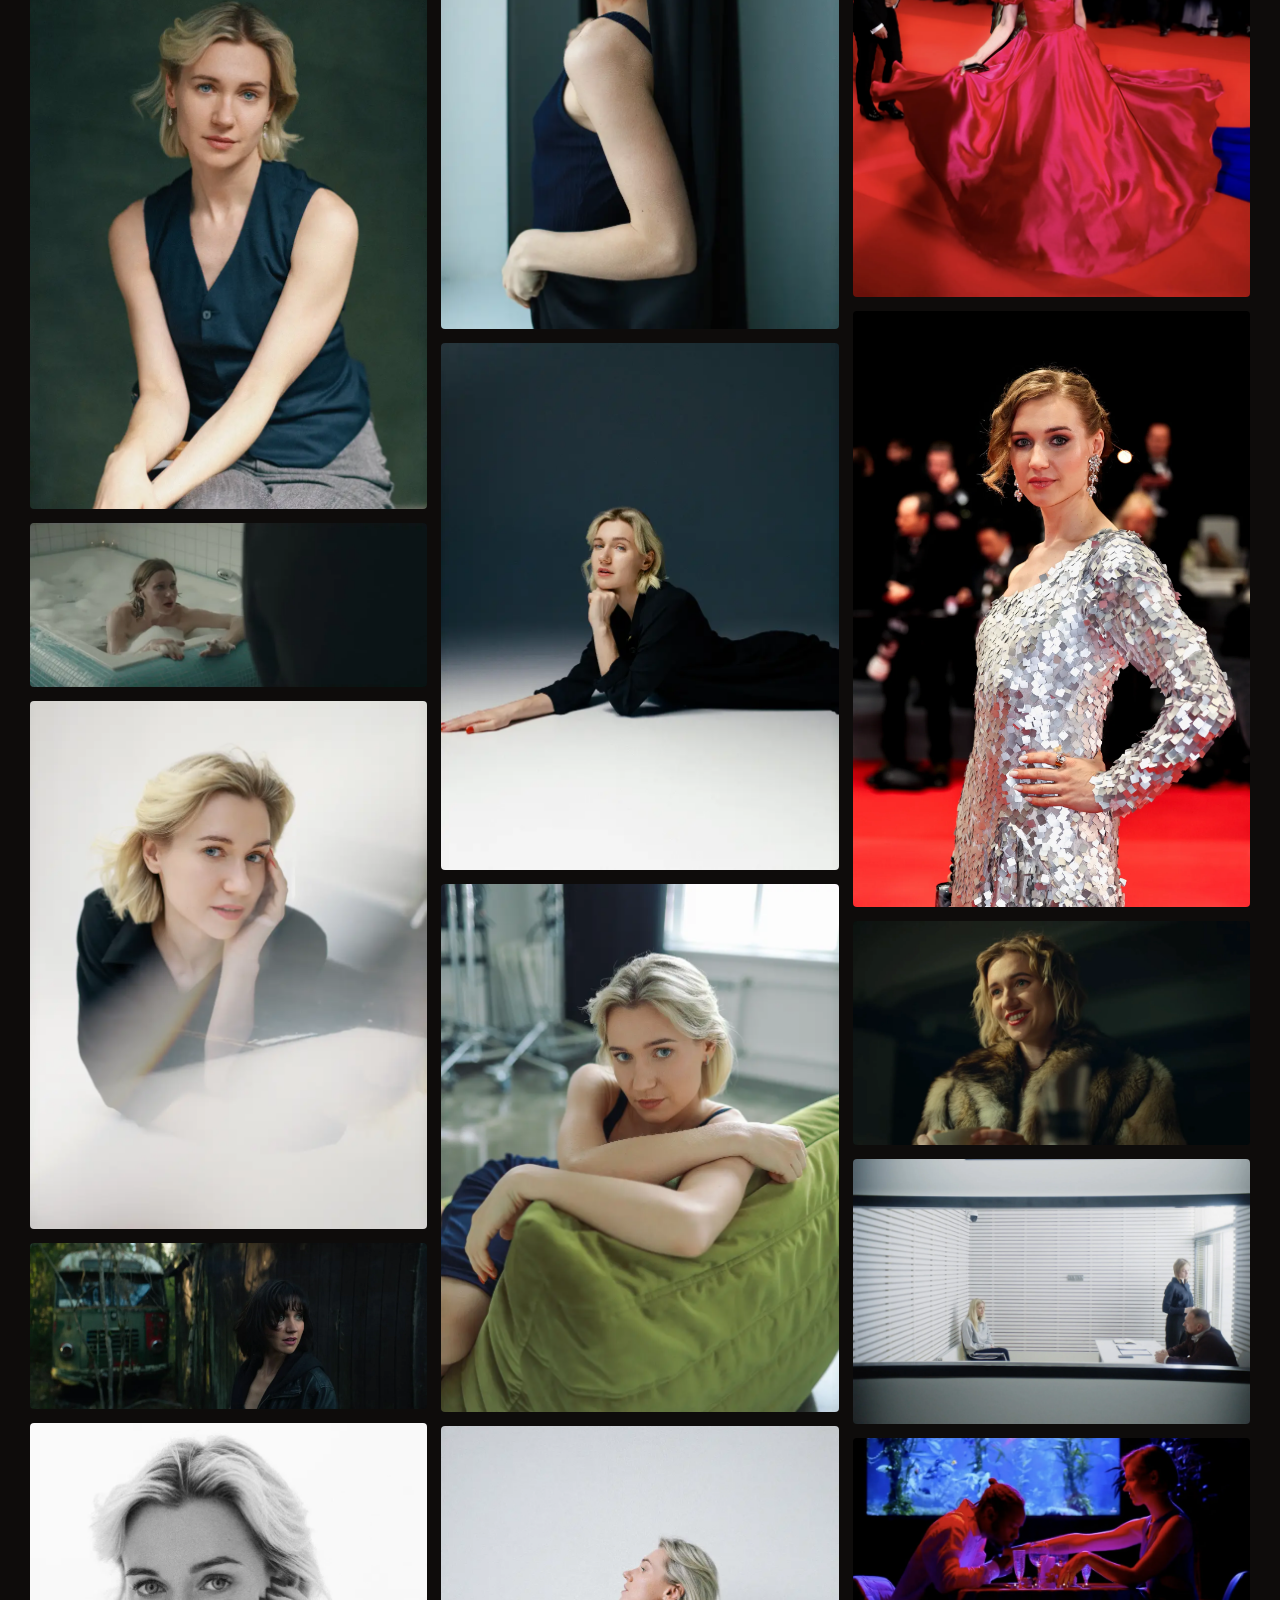
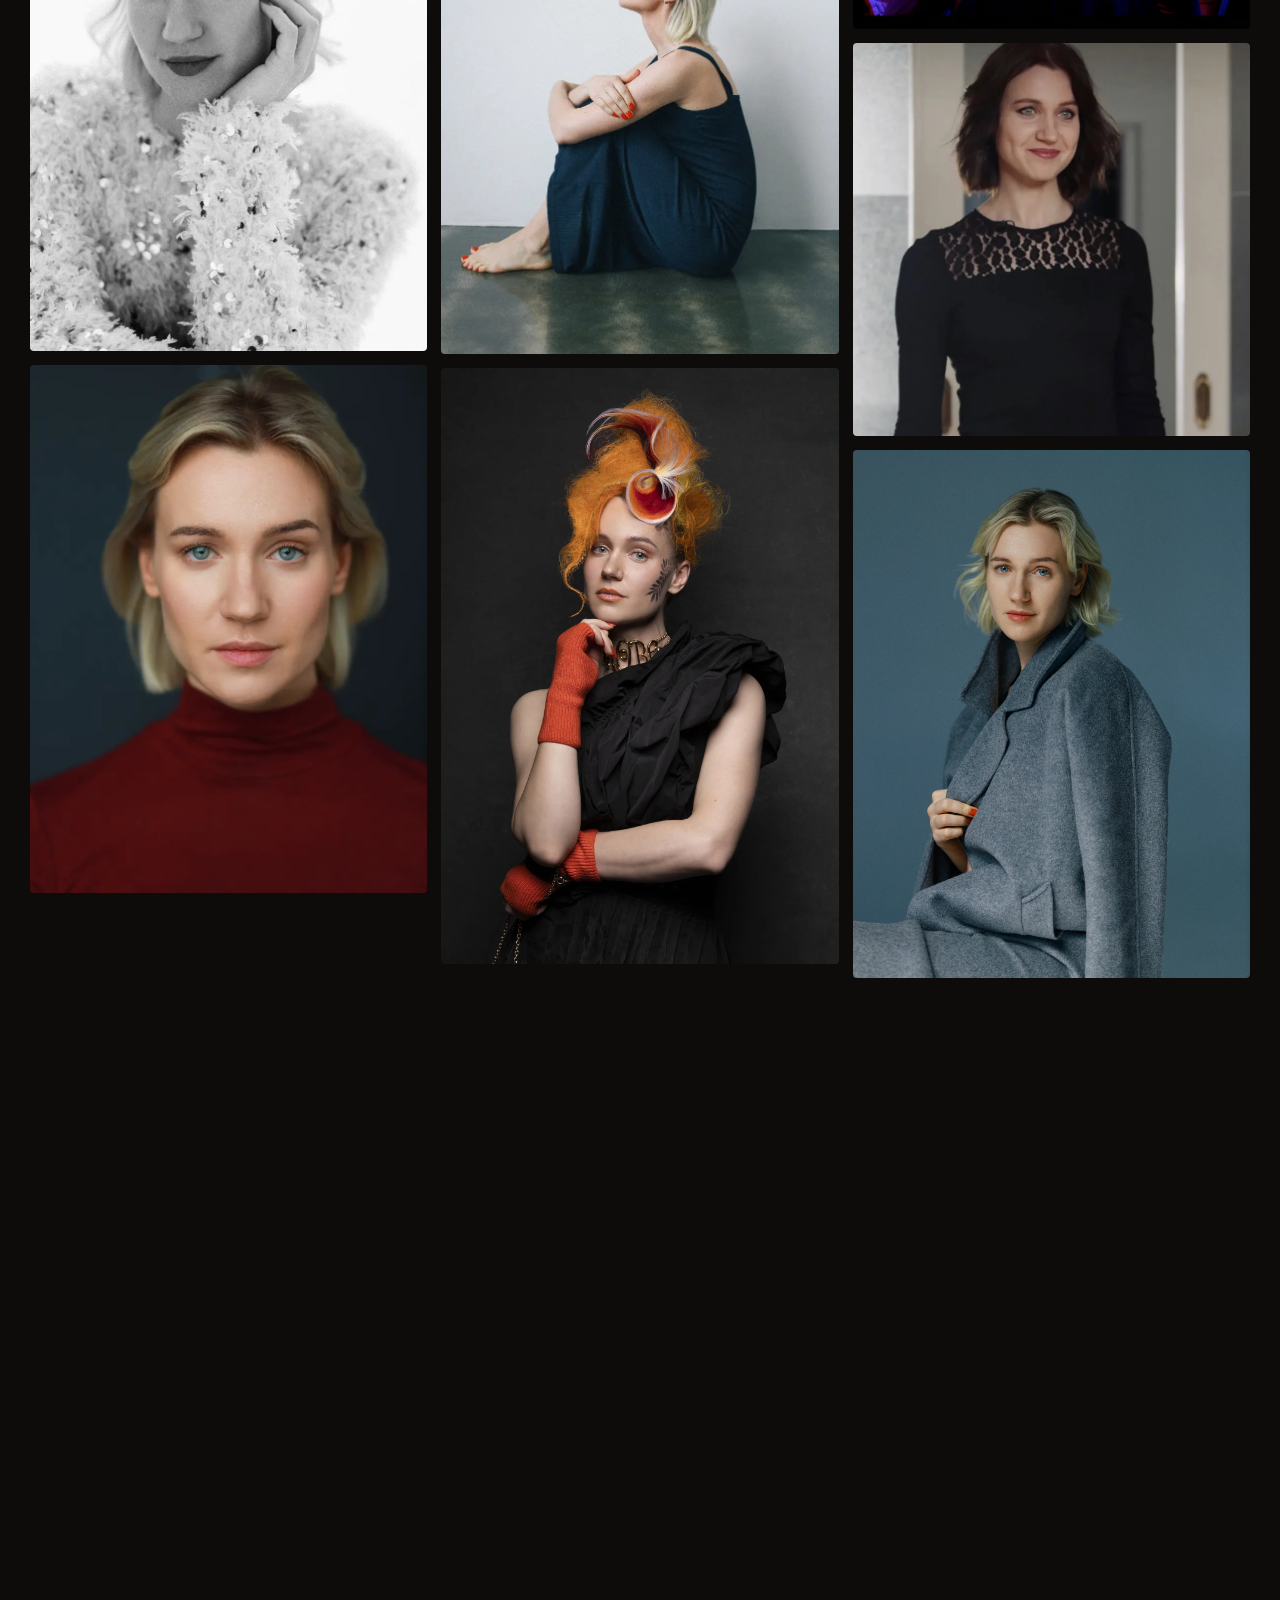
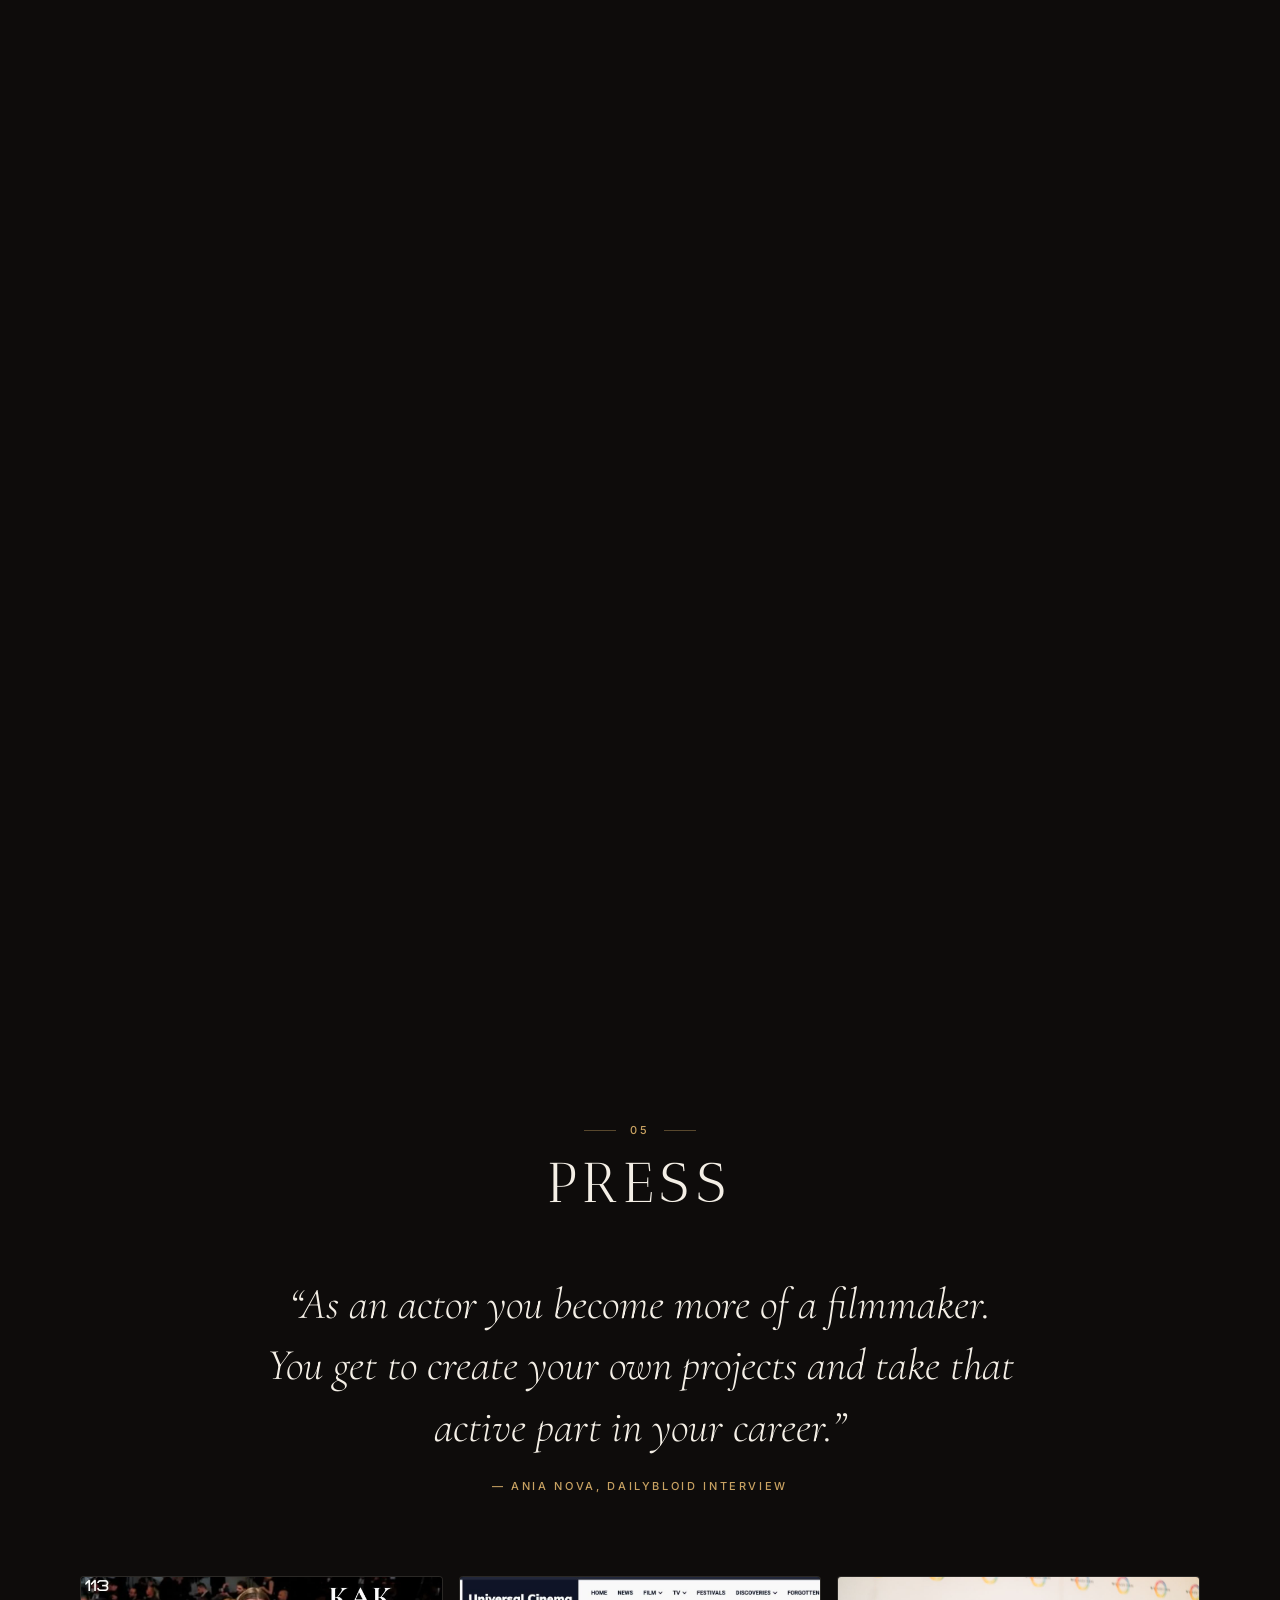
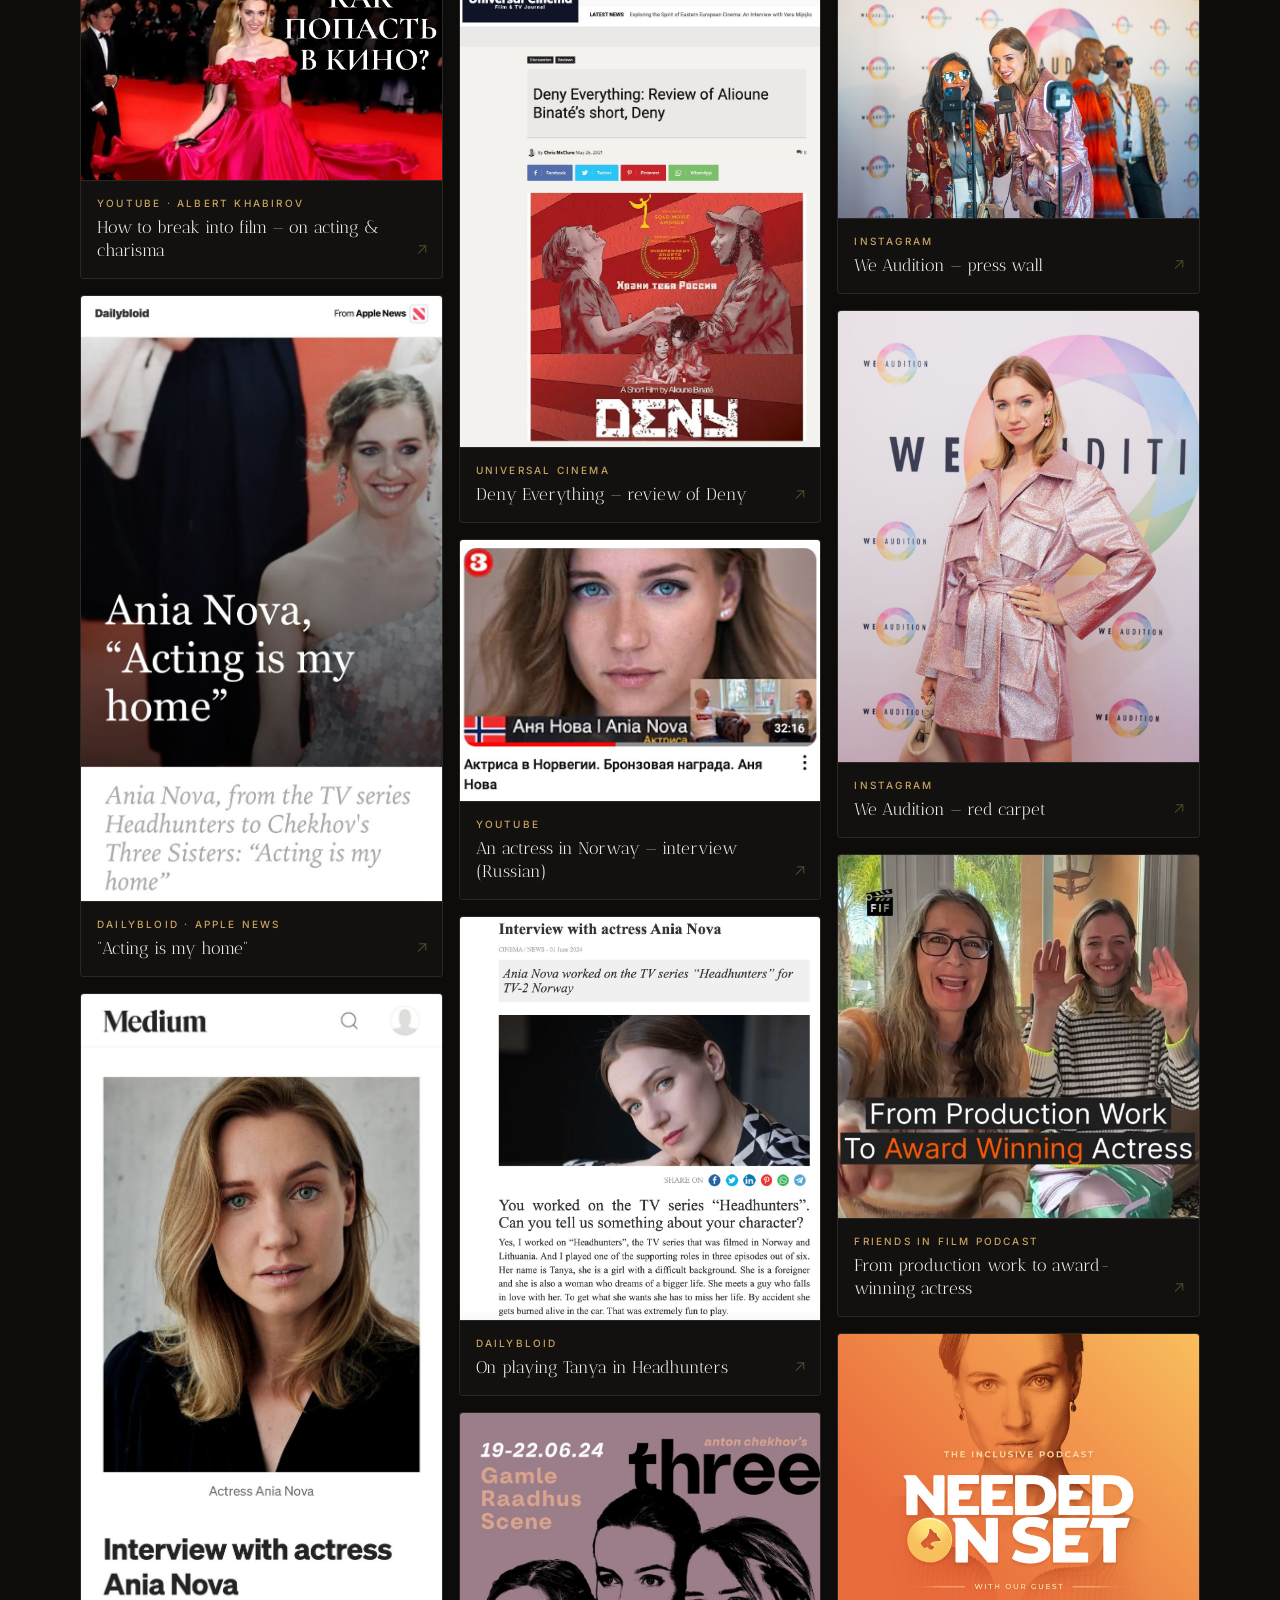
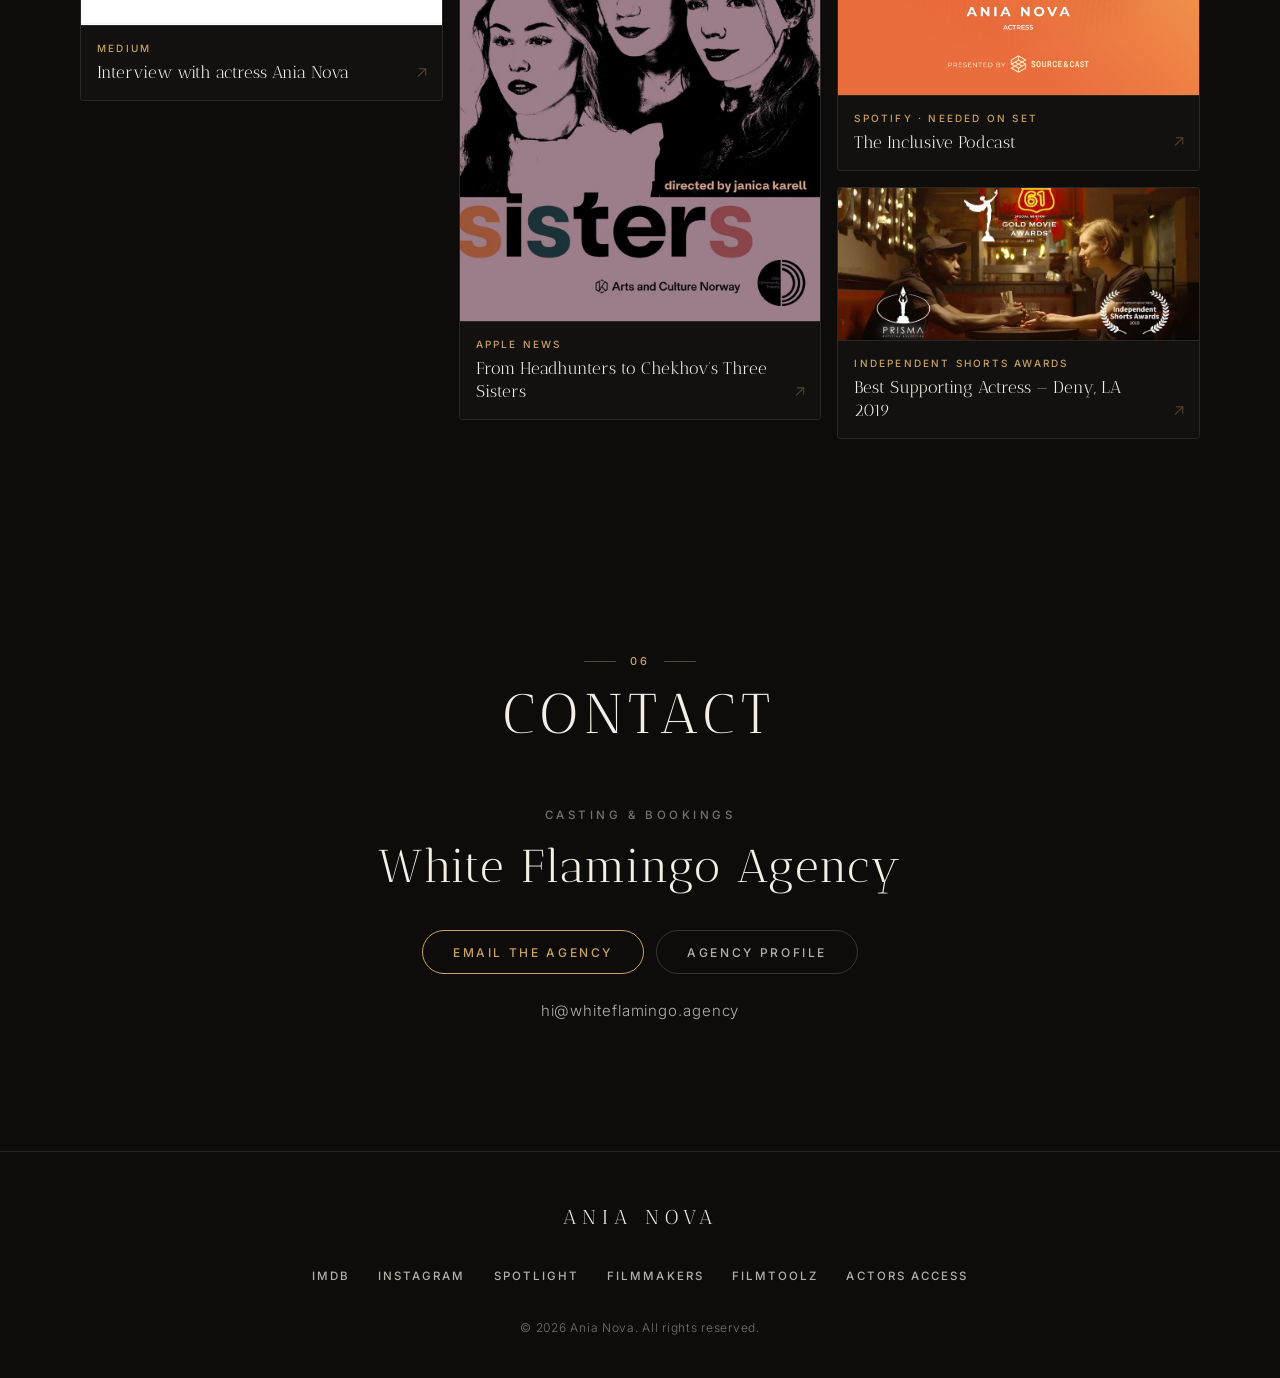
<file: v3/index.html>
<!DOCTYPE html>
<html lang="en">
  <head>
    <meta charset="UTF-8" />
    <meta name="robots" content="noindex" />
    <meta name="viewport" content="width=device-width, initial-scale=1.0" />
    <meta name="description" content="Award-winning international actress. Netflix's Legevakta, Headhunters, Wisting. Fluent in English, Norwegian and Russian. Based in Los Angeles. Represented by White Flamingo." />
    <meta name="theme-color" content="#0e0c0b" />
    <meta property="og:title" content="Ania Nova — International Actress" />
    <meta property="og:description" content="Award-winning international actress. Netflix's Legevakta, Headhunters, Wisting. Based in Los Angeles." />
    <meta property="og:image" content="https://ania-nova.com/static/ania-nova-actress.jpg" />
    <meta property="og:url" content="https://ania-nova.com" />
    <meta property="og:type" content="website" />
    <meta property="og:locale" content="en_US" />
    <meta name="twitter:card" content="summary_large_image" />
    <link rel="stylesheet" href="normalize.css" />
    <link rel="stylesheet" href="styles.css" />
    <link rel="preconnect" href="https://fonts.googleapis.com" />
    <link rel="preconnect" href="https://fonts.gstatic.com" crossorigin />
    <link href="https://fonts.googleapis.com/css2?family=Antic+Didone&family=Cormorant+Garamond:ital,wght@1,300;1,400&family=Inter:wght@300;400;500;600&display=swap" rel="stylesheet" />
    <title>Ania Nova — International Actress</title>

    <script type="application/ld+json">
    {
      "@context": "https://schema.org",
      "@type": "Person",
      "name": "Ania Nova",
      "description": "Award-winning international actress with experience across film and television, including Netflix's Legevakta and Scandinavian series Headhunters and Wisting. Currently based in Los Angeles.",
      "url": "https://ania-nova.com",
      "image": "https://ania-nova.com/static/ania-nova-actress.jpg",
      "jobTitle": "Actress",
      "knowsLanguage": ["English", "Norwegian", "Russian"],
      "homeLocation": { "@type": "Place", "name": "Los Angeles, California" },
      "height": "176 cm",
      "alumniOf": [
        { "@type": "EducationalOrganization", "name": "MetFilm School London" },
        { "@type": "CollegeOrUniversity", "name": "OsloMet" }
      ],
      "award": "Best Supporting Actress — Independent Shorts Awards, Los Angeles 2019",
      "performerIn": [
        { "@type": "TVSeries", "name": "Legevakta" },
        { "@type": "TVSeries", "name": "Headhunters" },
        { "@type": "TVSeries", "name": "Wisting" },
        { "@type": "TVSeries", "name": "Occupied" },
        { "@type": "Movie", "name": "Mortal" },
        { "@type": "Movie", "name": "Deny" }
      ],
      "sameAs": [
        "https://www.imdb.com/name/nm7837597/",
        "https://www.instagram.com/ania__nova/",
        "https://www.whiteflamingo.agency/actors/ania-nova",
        "https://www.spotlight.com/0011-4532-8639",
        "https://www.filmmakers.eu/actors/ania-nova",
        "https://resumes.actorsaccess.com/ania-nova"
      ],
      "worksFor": { "@type": "Organization", "name": "White Flamingo Agency" }
    }
    </script>

    <script>document.documentElement.classList.add("js");</script>
  </head>

  <body id="top">
    <a class="skip-link" href="#about">Skip to content</a>

    <header class="site-header">
      <div class="site-header__inner">
        <a class="brand" href="#top" aria-label="Ania Nova — back to top">Ania Nova</a>
        <nav class="nav" aria-label="Primary">
          <a href="#about">About</a>
          <a href="#showreel">Showreel</a>
          <a href="#filmography">Filmography</a>
          <a href="#gallery">Gallery</a>
          <a href="#videos">Videos</a>
          <a href="#press">Press</a>
          <a href="#contact">Contact</a>
        </nav>
        <button class="burger" type="button" aria-label="Open menu" aria-expanded="false" aria-controls="menu">
          <span></span><span></span>
        </button>
      </div>
    </header>

    <div class="menu" id="menu" aria-hidden="true">
      <nav class="menu__links" aria-label="Mobile">
        <a href="#about" style="--i:0"><span>01</span>About</a>
        <a href="#showreel" style="--i:1"><span>02</span>Showreel</a>
        <a href="#filmography" style="--i:2"><span>03</span>Filmography</a>
        <a href="#gallery" style="--i:3"><span>04</span>Gallery</a>
        <a href="#videos" style="--i:4"><span>05</span>Videos</a>
        <a href="#press" style="--i:5"><span>06</span>Press</a>
        <a href="#contact" style="--i:6"><span>07</span>Contact</a>
      </nav>
      <div class="menu__footer">
        <a href="https://www.imdb.com/name/nm7837597/" target="_blank" rel="noopener noreferrer">IMDb</a>
        <a href="https://www.instagram.com/ania__nova/" target="_blank" rel="noopener noreferrer">Instagram</a>
        <a href="../static/Ania%20Nova%20CV.pdf" target="_blank" rel="noopener noreferrer">CV</a>
      </div>
    </div>

    <main>
      <section id="hero">
        <div class="hero-screen">
          <div class="hero-mask hero-mask--top"></div>
          <div class="hero-mask hero-mask--bottom"></div>
          <iframe class="hero-video" src="https://www.youtube.com/embed/2bJwreTFeQA?autoplay=1&mute=1&loop=1&playlist=2bJwreTFeQA&controls=0&showinfo=0&rel=0&modestbranding=1&playsinline=1" allow="autoplay; fullscreen; picture-in-picture" allowfullscreen title="Ania Nova — showreel"></iframe>
        </div>
        <div class="hero-card">
          <h1 id="hero-title">Ania Nova</h1>
          <p class="hero-tagline">International actress</p>

          <a class="award" href="https://www.imdb.com/name/nm7837597/awards/" target="_blank" rel="noopener noreferrer">
            <svg class="laurel" viewBox="0 0 24 48" aria-hidden="true"><use href="#laurel" /></svg>
            <span class="award__text">
              <span class="award__title">Best Supporting Actress</span>
              <span class="award__sub">Independent Shorts Awards · Los Angeles 2019</span>
            </span>
            <svg class="laurel laurel--flip" viewBox="0 0 24 48" aria-hidden="true"><use href="#laurel" /></svg>
          </a>

          <div class="hero-ctas">
            <a class="btn btn--gold" href="../static/Ania%20Nova%20CV.pdf" target="_blank" rel="noopener noreferrer">View full CV</a>
            <div class="hero-icons">
              <a href="https://www.imdb.com/name/nm7837597/" target="_blank" rel="noopener noreferrer" aria-label="IMDb profile">
                <svg fill="currentColor" viewBox="0 0 14 14" aria-hidden="true"><use href="#icon-imdb" /></svg>
                <span>IMDb</span>
              </a>
              <a href="https://www.instagram.com/ania__nova/" target="_blank" rel="noopener noreferrer" aria-label="Instagram profile">
                <svg fill="currentColor" viewBox="0 0 24 24" aria-hidden="true"><use href="#icon-instagram" /></svg>
                <span>Instagram</span>
              </a>
            </div>
          </div>
        </div>
      </section>

      <section id="about" data-reveal>
        <div class="container">
          <p class="bio-text">Award-winning international actress with experience across film and television, including Netflix's <em>Legevakta</em> and Scandinavian series <em>Headhunters</em> and <em>Wisting</em>.</p>
          <p class="bio-text">Fluent in English, Norwegian and Russian, with work permits in Europe and the US. Currently based in Los Angeles.</p>

          <div class="glance">
            <p class="glance__label">At a glance</p>
            <dl class="glance__grid">
              <div><dt>Based in</dt><dd>Los Angeles</dd></div>
              <div><dt>Languages</dt><dd>English · Norwegian · Russian</dd></div>
              <div><dt>Work permits</dt><dd>Europe &amp; US</dd></div>
              <div><dt>Height</dt><dd>5′9″ · 176 cm</dd></div>
              <div><dt>Hair · Eyes</dt><dd>Blond · Blue-green</dd></div>
              <div><dt>Agency</dt><dd><a href="https://www.whiteflamingo.agency/actors/ania-nova" target="_blank" rel="noopener noreferrer">White Flamingo</a></dd></div>
              <div class="glance__wide"><dt>Training</dt><dd>Acting for Film, MetFilm London · BA Drama &amp; Theatre, OsloMet · Meisner &amp; Method with Kirk Baltz</dd></div>
            </dl>
            <ul class="skills" aria-label="Special skills">
              <li>Firearms</li>
              <li>Stage combat</li>
              <li>Motion capture</li>
              <li>Physical theatre</li>
              <li>Latin · Pole · Contemporary dance</li>
              <li>Ice skating</li>
              <li>Cross-country skiing</li>
              <li>Water sports</li>
              <li>Driving licence</li>
            </ul>
            <div class="glance__actions">
              <a class="btn btn--gold" href="../static/Ania%20Nova%20CV.pdf" target="_blank" rel="noopener noreferrer">Download CV</a>
              <a class="btn btn--ghost" href="https://www.imdb.com/name/nm7837597/" target="_blank" rel="noopener noreferrer">IMDb</a>
              <a class="btn btn--ghost" href="https://www.spotlight.com/0011-4532-8639" target="_blank" rel="noopener noreferrer">Spotlight</a>
            </div>
          </div>

          <figure class="quote">
            <blockquote>“Act for yourself, forget the audience. If you have fun, they will have fun.”</blockquote>
            <figcaption>Kirk Baltz, acting teacher</figcaption>
          </figure>
        </div>
      </section>

      <section id="showreel" data-reveal>
        <div class="container container--wide">
          <h2 class="section-title"><span class="section-num">01</span>Showreel</h2>
          <div class="reel-frame">
            <div class="reel-slate" aria-hidden="true"><span>Showreel · 2024</span><span>Ania Nova</span></div>
            <div class="embed" data-embed="https://player.vimeo.com/video/939138872?autoplay=1" data-title="Ania Nova — showreel">
              <img loading="lazy" src="../static/videos/ania-nova-showreel-2024.webp" width="1280" height="719" alt="Ania Nova showreel" />
              <button class="play" type="button" aria-label="Play showreel"></button>
            </div>
          </div>
        </div>
      </section>

      <section id="filmography" data-reveal>
        <div class="container">
          <h2 class="section-title"><span class="section-num">02</span>Filmography</h2>
        </div>
        <div class="rail" data-rail>
          <div class="rail__track">
            <a class="film" style="--i:0" href="https://www.imdb.com/title/tt15835240" target="_blank" rel="noopener noreferrer">
              <img src="../static/posters/ania-nova-panic-attacks.jpg" width="200" height="299" loading="lazy" alt="Panic Attacks poster" />
              <span class="film__title">Panic Attacks</span>
              <span class="film__meta">Feature film</span>
            </a>
            <a class="film" style="--i:1" href="https://www.imdb.com/title/tt16303630" target="_blank" rel="noopener noreferrer">
              <img src="../static/posters/ania-nova-headhunters.jpg" width="200" height="300" loading="lazy" alt="Headhunters poster" />
              <span class="film__title">Headhunters</span>
              <span class="film__meta">Series · Tanya, recurring</span>
            </a>
            <a class="film" style="--i:2" href="https://www.imdb.com/title/tt7875794" target="_blank" rel="noopener noreferrer">
              <img src="../static/posters/ania-nova-wisting.jpg" width="200" height="300" loading="lazy" alt="Wisting poster" />
              <span class="film__title">Wisting</span>
              <span class="film__meta">Series · Regina, guest star</span>
            </a>
            <a class="film" style="--i:3" href="https://www.imdb.com/title/tt5715066" target="_blank" rel="noopener noreferrer">
              <img src="../static/posters/ania-nova-mortal.jpg" width="200" height="300" loading="lazy" alt="Mortal poster" />
              <span class="film__title">Mortal</span>
              <span class="film__meta">Feature · dir. André Øvredal</span>
            </a>
            <a class="film" style="--i:4" href="https://www.imdb.com/title/tt9715964" target="_blank" rel="noopener noreferrer">
              <img src="../static/posters/ania-nova-deny.jpg" width="200" height="300" loading="lazy" alt="Deny poster" />
              <span class="film__title">Deny</span>
              <span class="film__meta">Short · Lead · Award winner</span>
            </a>
            <a class="film" style="--i:5" href="https://www.imdb.com/title/tt4192998" target="_blank" rel="noopener noreferrer">
              <img src="../static/posters/ania-nova-occupied.jpg" width="200" height="300" loading="lazy" alt="Occupied poster" />
              <span class="film__title">Occupied</span>
              <span class="film__meta">Series · Season 2</span>
            </a>
            <a class="film" style="--i:6" href="https://www.imdb.com/title/tt13397550" target="_blank" rel="noopener noreferrer">
              <img src="../static/posters/ania-nova-hate-speech.jpg" width="200" height="300" loading="lazy" alt="Hate Speech poster" />
              <span class="film__title">Hate Speech</span>
              <span class="film__meta">Film</span>
            </a>
            <a class="film" style="--i:7" href="https://www.imdb.com/title/tt7510948" target="_blank" rel="noopener noreferrer">
              <img src="../static/posters/ania-nova-melk.jpg" width="200" height="300" loading="lazy" alt="Melk poster" />
              <span class="film__title">Melk</span>
              <span class="film__meta">Film</span>
            </a>
            <a class="film" style="--i:8" href="https://www.imdb.com/title/tt8201154" target="_blank" rel="noopener noreferrer">
              <img src="../static/posters/ania-nova-special-delivery.jpg" width="200" height="300" loading="lazy" alt="Special Delivery poster" />
              <span class="film__title">Special Delivery</span>
              <span class="film__meta">Film</span>
            </a>
            <a class="film" style="--i:9" href="https://www.imdb.com/title/tt11131110" target="_blank" rel="noopener noreferrer">
              <img src="../static/posters/ania-nova-culture.jpg" width="200" height="300" loading="lazy" alt="Culture poster" />
              <span class="film__title">Culture</span>
              <span class="film__meta">Film</span>
            </a>
          </div>
          <div class="rail__controls">
            <button class="rail__btn rail__btn--prev" type="button" aria-label="Scroll filmography left"></button>
            <button class="rail__btn rail__btn--next" type="button" aria-label="Scroll filmography right"></button>
          </div>
        </div>
      </section>

      <section id="gallery" data-reveal>
        <div class="container">
          <h2 class="section-title"><span class="section-num">03</span>Gallery</h2>
        </div>
        <div class="gallery">
          <button class="gallery__item" type="button" style="--i:0"><img loading="lazy" src="../static/gallery/ania-nova-film-still-aiming-gun.webp" width="1436" height="600" alt="Ania Nova aiming a gun in a dimly lit library — film still" /></button>
          <button class="gallery__item" type="button" style="--i:1"><img loading="lazy" src="../static/gallery/ania-nova-portrait-green-backdrop.webp" width="800" height="1063" alt="Ania Nova seated portrait against a deep green backdrop" /></button>
          <button class="gallery__item" type="button" style="--i:2"><img loading="lazy" src="../static/gallery/ania-nova-film-still-bathtub.webp" width="960" height="398" alt="Ania Nova in a bathtub — film still" /></button>
          <button class="gallery__item" type="button" style="--i:3"><img loading="lazy" src="../static/gallery/ania-nova-portrait-soft-light.webp" width="800" height="1063" alt="Ania Nova soft-light portrait, hand resting on her cheek" /></button>
          <button class="gallery__item" type="button" style="--i:4"><img loading="lazy" src="../static/gallery/ania-nova-film-still-forest.webp" width="1436" height="600" alt="Ania Nova in a forest beside an abandoned bus — film still" /></button>
          <button class="gallery__item" type="button" style="--i:5"><img loading="lazy" src="../static/gallery/ania-nova-portrait-black-and-white.webp" width="800" height="1063" alt="Black-and-white portrait of Ania Nova in a textured knit" /></button>
          <button class="gallery__item" type="button" style="--i:6"><img loading="lazy" src="../static/gallery/ania-nova-headshot-red-turtleneck.webp" width="800" height="1063" alt="Ania Nova headshot in a red turtleneck" /></button>
          <button class="gallery__item" type="button" style="--i:7"><img loading="lazy" src="../static/gallery/ania-nova-portrait-dark-curtain.webp" width="800" height="1063" alt="Ania Nova in profile beside a dark curtain" /></button>
          <button class="gallery__item" type="button" style="--i:8"><img loading="lazy" src="../static/gallery/ania-nova-portrait-studio-floor.webp" width="800" height="1063" alt="Ania Nova lying on a studio floor in black" /></button>
          <button class="gallery__item" type="button" style="--i:9"><img loading="lazy" src="../static/gallery/ania-nova-portrait-green-armchair.webp" width="800" height="1063" alt="Ania Nova leaning on a green armchair in a studio" /></button>
          <button class="gallery__item" type="button" style="--i:10"><img loading="lazy" src="../static/gallery/ania-nova-portrait-seated-profile.webp" width="800" height="1063" alt="Ania Nova seated on the floor, looking up, in profile" /></button>
          <button class="gallery__item" type="button" style="--i:11"><img loading="lazy" src="../static/gallery/ania-nova-editorial-orange-hair.webp" width="1334" height="2000" alt="Ania Nova editorial portrait with sculpted orange hair and red gloves" /></button>
          <button class="gallery__item" type="button" style="--i:12"><img loading="lazy" src="static/gallery/ania-nova-red-carpet-red-gown.webp" width="1600" height="2000" alt="Ania Nova on the red carpet in a red ball gown" /></button>
          <button class="gallery__item" type="button" style="--i:13"><img loading="lazy" src="../static/gallery/ania-nova-red-carpet-silver-sequins.webp" width="1333" height="2000" alt="Ania Nova on the red carpet in a silver sequin dress" /></button>
          <button class="gallery__item" type="button" style="--i:14"><img loading="lazy" src="../static/gallery/ania-nova-the-interrogation-fur-coat.webp" width="1920" height="1080" alt="Ania Nova in a fur coat — still from The Interrogation" /></button>
          <button class="gallery__item" type="button" style="--i:15"><img loading="lazy" src="../static/gallery/ania-nova-film-still-interrogation-room.webp" width="1920" height="1280" alt="Interrogation room scene with Ania Nova — film still" /></button>
          <button class="gallery__item" type="button" style="--i:16"><img loading="lazy" src="../static/gallery/ania-nova-film-still-aquarium-bar.webp" width="1849" height="889" alt="Ania Nova at an aquarium bar under red light — film still" /></button>
          <button class="gallery__item" type="button" style="--i:17"><img loading="lazy" src="static/gallery/ania-nova-av-med-maska-vgtv.webp" width="1080" height="1070" alt="Ania Nova on VGTV's Av med maska" /></button>
          <button class="gallery__item" type="button" style="--i:18"><img loading="lazy" src="../static/gallery/ania-nova-portrait-grey-coat.webp" width="1506" height="2000" alt="Ania Nova portrait in a grey wool coat" /></button>
        </div>

        <div class="lightbox" role="dialog" aria-modal="true" aria-label="Photo viewer" aria-hidden="true">
          <div class="lightbox__backdrop"></div>
          <div class="lightbox__stage"><img class="lightbox__img" alt="" /></div>
          <button class="lightbox__btn lightbox__prev" type="button" aria-label="Previous photo"></button>
          <button class="lightbox__btn lightbox__next" type="button" aria-label="Next photo"></button>
          <button class="lightbox__close" type="button" aria-label="Close photo viewer"></button>
          <p class="lightbox__counter" aria-live="polite"><span class="lightbox__index">1</span> / <span class="lightbox__total">19</span></p>
        </div>
      </section>

      <section id="videos" data-reveal>
        <div class="container">
          <h2 class="section-title"><span class="section-num">04</span>Videos</h2>

          <div class="player">
            <div class="embed player__screen">
              <img class="player__thumb" loading="lazy" src="static/videos/ania-nova-why-do-people-lie-sometimes.webp" width="1280" height="720" alt="" />
              <button class="play" type="button" aria-label="Play video"></button>
            </div>
            <p class="player__caption"><span class="player__label">Now showing</span><span class="player__title">Why do people lie sometimes</span></p>
          </div>

          <ul class="playlist">
            <li><button class="playlist__item" type="button" data-id="FUflFQkaG_g" aria-current="true"><img loading="lazy" src="static/videos/ania-nova-why-do-people-lie-sometimes.webp" width="1280" height="720" alt="" /><span class="playlist__num">01</span><span class="playlist__title">Why do people lie sometimes</span></button></li>
            <li><button class="playlist__item" type="button" data-id="2bJwreTFeQA"><img loading="lazy" src="../static/videos/ania-nova-about-me.webp" width="1280" height="720" alt="" /><span class="playlist__num">02</span><span class="playlist__title">About me</span></button></li>
            <li><button class="playlist__item" type="button" data-id="nI6N8Ewiq4s"><img loading="lazy" src="static/videos/ania-nova-three-sisters-irina-monologue.webp" width="1280" height="720" alt="" /><span class="playlist__num">03</span><span class="playlist__title">Three Sisters — Irina's monologue (Russian)</span></button></li>
            <li><button class="playlist__item" type="button" data-id="Y5tJ4EmpeKo"><img loading="lazy" src="../static/videos/ania-nova-stage-combat-scene.webp" width="1280" height="720" alt="" /><span class="playlist__num">04</span><span class="playlist__title">Stage combat scene</span></button></li>
            <li><button class="playlist__item" type="button" data-id="hBGNJdshiGM"><img loading="lazy" src="static/videos/ania-nova-motion-capture-scene.webp" width="1280" height="720" alt="" /><span class="playlist__num">05</span><span class="playlist__title">Motion capture scene</span></button></li>
            <li><button class="playlist__item" type="button" data-id="00trhTjY7F0"><img loading="lazy" src="static/videos/ania-nova-presentation-video-2022.webp" width="640" height="360" alt="" /><span class="playlist__num">06</span><span class="playlist__title">Presentation video 2022 (Norwegian)</span></button></li>
            <li><button class="playlist__item" type="button" data-id="sfCCz_wmGso"><img loading="lazy" src="../static/videos/ania-nova-interview-oslo-2018.webp" width="1280" height="720" alt="" /><span class="playlist__num">07</span><span class="playlist__title">Interview, Oslo 2018</span></button></li>
            <li><button class="playlist__item" type="button" data-id="c4rlzRQYKPA"><img loading="lazy" src="static/videos/ania-nova-about-me-russian.webp" width="640" height="360" alt="" /><span class="playlist__num">08</span><span class="playlist__title">About me (Russian)</span></button></li>
          </ul>
        </div>
      </section>

      <section id="press" data-reveal>
        <div class="container">
          <h2 class="section-title"><span class="section-num">05</span>Press</h2>

          <figure class="quote quote--large">
            <blockquote>“As an actor you become more of a filmmaker. You get to create your own projects and take that active part in your career.”</blockquote>
            <figcaption>Ania Nova, Dailybloid interview</figcaption>
          </figure>

          <div class="press-grid">
            <a class="press-card" style="--i:0" href="https://youtu.be/fmO-G7zs9oo?si=vs5V2o1WpwucRNjw" target="_blank" rel="noopener noreferrer">
              <img loading="lazy" src="../static/press/ania-nova-youtube-albert-khabirov-interview.webp" width="1280" height="720" alt="" />
              <span class="press-card__label"><span class="press-card__outlet">YouTube · Albert Khabirov</span><span class="press-card__title">How to break into film — on acting &amp; charisma</span></span>
            </a>
            <a class="press-card" style="--i:1" href="https://apple.news/AExZWTBQUTXGRro47r0AOOw" target="_blank" rel="noopener noreferrer">
              <img loading="lazy" src="../static/press/ania-nova-dailybloid-apple-news-acting-is-my-home.jpg" width="763" height="1280" alt="" />
              <span class="press-card__label"><span class="press-card__outlet">Dailybloid · Apple News</span><span class="press-card__title">“Acting is my home”</span></span>
            </a>
            <a class="press-card" style="--i:2" href="https://medium.com/@ragugini-francis/interview-with-actress-ania-nova-132566e0c3d3" target="_blank" rel="noopener noreferrer">
              <img loading="lazy" src="../static/press/ania-nova-medium-interview.jpg" width="731" height="1280" alt="" />
              <span class="press-card__label"><span class="press-card__outlet">Medium</span><span class="press-card__title">Interview with actress Ania Nova</span></span>
            </a>
            <a class="press-card" style="--i:3" href="https://universalcinema.ca/deny-everything-review-of-alioune-binates-short-deny" target="_blank" rel="noopener noreferrer">
              <img loading="lazy" src="../static/press/ania-nova-universal-cinema-deny-review.jpg" width="898" height="1171" alt="" />
              <span class="press-card__label"><span class="press-card__outlet">Universal Cinema</span><span class="press-card__title">Deny Everything — review of Deny</span></span>
            </a>
            <a class="press-card" style="--i:4" href="https://youtu.be/hZvH9u98zgw?si=ymjQbpvPQ9-geVkL" target="_blank" rel="noopener noreferrer">
              <img loading="lazy" src="../static/press/ania-nova-youtube-interview-russian.jpg" width="795" height="574" alt="" />
              <span class="press-card__label"><span class="press-card__outlet">YouTube</span><span class="press-card__title">An actress in Norway — interview (Russian)</span></span>
            </a>
            <a class="press-card" style="--i:5" href="https://www.dailybloid.com/news/interview-with-actress-ania-nova-new-movie" target="_blank" rel="noopener noreferrer">
              <img loading="lazy" src="../static/press/ania-nova-dailybloid-interview-headhunters.jpg" width="1097" height="1227" alt="" />
              <span class="press-card__label"><span class="press-card__outlet">Dailybloid</span><span class="press-card__title">On playing Tanya in Headhunters</span></span>
            </a>
            <a class="press-card" style="--i:6" href="https://apple.news/AExZWTBQUTXGRro47r0AOOw" target="_blank" rel="noopener noreferrer">
              <img loading="lazy" src="../static/press/ania-nova-three-sisters-poster.jpg" width="908" height="1280" alt="" />
              <span class="press-card__label"><span class="press-card__outlet">Apple News</span><span class="press-card__title">From Headhunters to Chekhov's Three Sisters</span></span>
            </a>
            <a class="press-card" style="--i:7" href="https://www.instagram.com/p/C7FEp3TJ0QE/?hl=en" target="_blank" rel="noopener noreferrer">
              <img loading="lazy" src="../static/press/ania-nova-we-audition-press-wall.jpg" width="1280" height="855" alt="" />
              <span class="press-card__label"><span class="press-card__outlet">Instagram</span><span class="press-card__title">We Audition — press wall</span></span>
            </a>
            <a class="press-card" style="--i:8" href="https://www.instagram.com/p/C7FEp3TJ0QE/?hl=en" target="_blank" rel="noopener noreferrer">
              <img loading="lazy" src="../static/press/ania-nova-we-audition-red-carpet.jpg" width="1024" height="1280" alt="" />
              <span class="press-card__label"><span class="press-card__outlet">Instagram</span><span class="press-card__title">We Audition — red carpet</span></span>
            </a>
            <a class="press-card" style="--i:9" href="https://youtu.be/ALDCPjLMymM?si=YzaLNOAe88WXepnW" target="_blank" rel="noopener noreferrer">
              <img loading="lazy" src="../static/press/ania-nova-friends-in-film-podcast.jpg" width="1170" height="1179" alt="" />
              <span class="press-card__label"><span class="press-card__outlet">Friends In Film podcast</span><span class="press-card__title">From production work to award-winning actress</span></span>
            </a>
            <a class="press-card" style="--i:10" href="https://open.spotify.com/episode/42BMWOS7iEh6ePdpEwfuPN" target="_blank" rel="noopener noreferrer">
              <img loading="lazy" src="../static/press/ania-nova-needed-on-set-podcast.jpg" width="1280" height="1280" alt="" />
              <span class="press-card__label"><span class="press-card__outlet">Spotify · Needed On Set</span><span class="press-card__title">The Inclusive Podcast</span></span>
            </a>
            <a class="press-card" style="--i:11" href="https://www.imdb.com/name/nm7837597/awards/" target="_blank" rel="noopener noreferrer">
              <img loading="lazy" src="../static/press/ania-nova-independent-shorts-awards-deny.jpg" width="863" height="366" alt="" />
              <span class="press-card__label"><span class="press-card__outlet">Independent Shorts Awards</span><span class="press-card__title">Best Supporting Actress — Deny, LA 2019</span></span>
            </a>
          </div>
        </div>
      </section>

      <section id="contact" data-reveal>
        <div class="container">
          <h2 class="section-title"><span class="section-num">06</span>Contact</h2>
          <p class="contact__lead">Casting &amp; bookings</p>
          <a class="contact__agency" href="https://www.whiteflamingo.agency/actors/ania-nova" target="_blank" rel="noopener noreferrer">White Flamingo Agency</a>
          <div class="contact__actions">
            <a class="btn btn--gold" href="mailto:hi@whiteflamingo.agency?subject=Casting%20enquiry%20%E2%80%94%20Ania%20Nova">Email the agency</a>
            <a class="btn btn--ghost" href="https://www.whiteflamingo.agency/actors/ania-nova" target="_blank" rel="noopener noreferrer">Agency profile</a>
          </div>
          <p class="contact__email"><a href="mailto:hi@whiteflamingo.agency">hi@whiteflamingo.agency</a></p>
        </div>
      </section>
    </main>

    <footer class="site-footer">
      <div class="container">
        <p class="site-footer__brand">Ania Nova</p>
        <nav class="site-footer__links" aria-label="Profiles">
          <a href="https://www.imdb.com/name/nm7837597/" target="_blank" rel="noopener noreferrer">IMDb</a>
          <a href="https://www.instagram.com/ania__nova/" target="_blank" rel="noopener noreferrer">Instagram</a>
          <a href="https://www.spotlight.com/0011-4532-8639" target="_blank" rel="noopener noreferrer">Spotlight</a>
          <a href="https://www.filmmakers.eu/actors/ania-nova" target="_blank" rel="noopener noreferrer">Filmmakers</a>
          <a href="https://casting.filmtoolz.ru/3342917" target="_blank" rel="noopener noreferrer">Filmtoolz</a>
          <a href="https://resumes.actorsaccess.com/ania-nova" target="_blank" rel="noopener noreferrer">Actors Access</a>
        </nav>
        <p class="site-footer__copy">© <span id="year">2026</span> Ania Nova. All rights reserved.</p>
      </div>
    </footer>

    <a class="to-top" href="#top" aria-label="Back to top"></a>

    <!-- Shared SVG symbols -->
    <svg width="0" height="0" style="position:absolute" aria-hidden="true">
      <symbol id="laurel" viewBox="0 0 24 48">
        <path d="M17 47C7 40 3.5 25 9.5 3" fill="none" stroke="currentColor" stroke-width="1" />
        <ellipse cx="6.6" cy="9" rx="1.7" ry="4" transform="rotate(-28 6.6 9)" />
        <ellipse cx="12.4" cy="11" rx="1.5" ry="3.4" transform="rotate(32 12.4 11)" />
        <ellipse cx="4.6" cy="16.5" rx="1.7" ry="4" transform="rotate(-18 4.6 16.5)" />
        <ellipse cx="10.6" cy="19" rx="1.5" ry="3.4" transform="rotate(38 10.6 19)" />
        <ellipse cx="3.9" cy="24.5" rx="1.7" ry="4" transform="rotate(-6 3.9 24.5)" />
        <ellipse cx="10.2" cy="27" rx="1.5" ry="3.4" transform="rotate(45 10.2 27)" />
        <ellipse cx="4.8" cy="32.5" rx="1.7" ry="4" transform="rotate(8 4.8 32.5)" />
        <ellipse cx="11.6" cy="34.6" rx="1.5" ry="3.4" transform="rotate(55 11.6 34.6)" />
        <ellipse cx="7.6" cy="40" rx="1.7" ry="4" transform="rotate(25 7.6 40)" />
      </symbol>
      <symbol id="icon-imdb" viewBox="0 0 14 14">
        <path d="m 10.388393,7.87589 c 0,0.14465 0.04286,0.38572 -0.166072,0.38572 -0.04286,0 -0.08036,-0.0214 -0.101785,-0.0643 -0.05893,-0.13661 -0.02946,-1.18125 -0.02946,-1.19732 0,-0.10179 -0.02946,-0.34018 0.13125,-0.34018 0.195535,0 0.166071,0.19554 0.166071,0.34018 l 0,0.87589 z m -2.2901787,-1.575 c 0,-0.25982 0.042857,-0.42857 -0.2758929,-0.42857 l 0,2.24197 c 0.3267857,0.008 0.2758929,-0.23304 0.2758929,-0.49286 l 0,-1.32054 z M 13,2.28571 13,11.71429 C 13,12.42411 12.424107,13 11.714286,13 L 2.2857143,13 C 1.5758929,13 1,12.42411 1,11.71429 L 1,2.28571 C 1,1.57589 1.5758929,1 2.2857143,1 L 11.714286,1 C 12.424107,1 13,1.57589 13,2.28571 Z M 1.5705357,6.27143 c -0.00268,0.003 -0.00536,0.008 -0.00804,0.0107 l 0.00804,0 0,-0.0107 z m 2.0276786,-0.98572 -0.8839286,0 0,3.42322 0.8839286,0 0,-3.42322 z m 3.0348214,0 -1.1544643,0 L 5.275,6.89018 C 5.202679,6.35446 5.1303571,5.81607 5.0419643,5.28571 l -1.1464286,0 0,3.42322 0.7767857,0 0,-2.26339 0.3267857,2.26339 0.5517858,0 0.3107142,-2.31429 0,2.31429 0.76875,0 0,-3.42322 z m 2.3116072,1.2134 c 0,-0.21697 0.00804,-0.45 -0.0375,-0.65357 C 8.7919643,5.24286 8.0660714,5.28571 7.5946429,5.28571 l -0.6589286,0 0,3.42322 c 2.30625,0.003 2.0089286,0.16071 2.0089286,-2.20982 z M 11.245536,6.9625 c 0,-0.46339 -0.02143,-0.80625 -0.594643,-0.80625 -0.238393,0 -0.399107,0.0723 -0.559822,0.24643 l 0,-1.11697 -0.8491067,0 0,3.42322 0.7982147,0 0.05089,-0.21697 c 0.152678,0.18215 0.31875,0.2625 0.559821,0.2625 0.530357,0 0.594643,-0.40714 0.594643,-0.82767 l 0,-0.96429 z"/>
      </symbol>
      <symbol id="icon-instagram" viewBox="0 0 24 24">
        <path d="M12 2.163c3.204 0 3.584.012 4.85.07 1.17.054 1.805.249 2.228.415.56.217.96.477 1.382.896.419.42.679.819.896 1.381.164.422.36 1.057.413 2.227.058 1.266.069 1.646.069 4.85s-.012 3.584-.07 4.85c-.054 1.17-.249 1.805-.413 2.227-.217.56-.477.96-.896 1.382-.42.419-.82.679-1.381.896-.423.164-1.058.36-2.228.413-1.266.058-1.646.069-4.85.069s-3.584-.012-4.85-.07c-1.17-.054-1.805-.249-2.228-.413a3.736 3.736 0 0 1-1.381-.896 3.736 3.736 0 0 1-.896-1.381c-.164-.423-.36-1.058-.413-2.228-.058-1.266-.069-1.646-.069-4.85s.012-3.584.07-4.85c.054-1.17.249-1.805.413-2.227.217-.56.477-.96.896-1.382.42-.419.82-.679 1.381-.896.423-.166 1.058-.361 2.228-.415 1.266-.058 1.646-.07 4.85-.07M12 0C8.741 0 8.333.014 7.053.072 5.775.13 4.902.333 4.14.63a5.872 5.872 0 0 0-2.126 1.384A5.872 5.872 0 0 0 .63 4.14C.333 4.902.13 5.775.072 7.053.014 8.333 0 8.741 0 12s.014 3.668.072 4.948c.058 1.277.261 2.15.558 2.913a5.885 5.885 0 0 0 1.384 2.126A5.868 5.868 0 0 0 4.14 23.37c.762.297 1.635.5 2.913.558C8.333 23.986 8.741 24 12 24s3.668-.014 4.948-.072c1.277-.058 2.15-.261 2.913-.558a6.072 6.072 0 0 0 2.126-1.384 5.868 5.868 0 0 0 1.384-2.126c.297-.762.5-1.635.558-2.913.058-1.28.072-1.688.072-4.948s-.014-3.668-.072-4.948c-.058-1.277-.261-2.15-.558-2.913a5.872 5.872 0 0 0-1.384-2.126A5.868 5.868 0 0 0 19.86.63C19.098.333 18.225.13 16.947.072 15.667.014 15.259 0 12 0zm0 5.838a6.162 6.162 0 1 0 0 12.324 6.162 6.162 0 0 0 0-12.324zM12 16a4 4 0 1 1 0-8 4 4 0 0 1 0 8zm6.406-11.845a1.44 1.44 0 1 0 0 2.881 1.44 1.44 0 0 0 0-2.881z"/>
      </symbol>
    </svg>

    <script src="main.js"></script>
  </body>
</html>
</file>
<file: styles.css>
/* ============================================================
   ANIA NOVA - Cinematic Portrait Aesthetic
   Theme: "warm paper" - ivory ground, warm brown ink, muted
   taupe accents. A light, editorial counterpoint to the dark
   screening-room version of v3.
   Antic Didone (her favourite) carries the voice of the site -
   headings, navigation, prose, buttons. Inter is kept
   only for micro-labels and technical detail, so the didone
   never has to work at sizes where it would turn spindly.
   ============================================================ */

/* ---------- TOKENS ---------- */

:root {
  --bg: #f7f6f1;
  --bg-glass: rgba(247, 246, 241, 0.92); /* see-through --bg: sticky header, back-to-top */
  --bg-card: #f1efe6;
  --ink: #443a2b;
  --ink-dim: #6e614e;
  --ink-faint: rgba(74, 63, 48, 0.75);
  --gold: #756548;
  --gold-dim: rgba(110, 97, 78, 0.34);
  --cream: #fefade;
  --cream-line: rgba(254, 250, 222, 0.9); /* light strokes and text over video and photos */
  --cream-dim: rgba(254, 250, 222, 0.72);
  --night: #18140f; /* behind video and the photo viewer */
  --night-veil: rgba(24, 20, 16, 0.97);
  --scrim: rgba(24, 20, 16, 0.5);
  --hairline: rgba(110, 97, 78, 0.18);
  --control-line: rgba(110, 97, 78, 0.72);
  --radius: 4px;
  --shadow: 0 18px 40px rgba(64, 54, 40, 0.14);
  --shadow-photo: 0 30px 80px rgba(0, 0, 0, 0.55);
  --ease: cubic-bezier(0.2, 0.8, 0.2, 1);
  --nav-h: 6rem;
  --content: 112rem;
  --gutter: clamp(1.6rem, 4vw, 3rem);
  --grid-gap: 1.6rem; /* between cards in the filmography, gallery and press */
  --font-serif: "Antic Didone", "Georgia", serif;
  --font-sans: "Inter", -apple-system, BlinkMacSystemFont, "Segoe UI", sans-serif;

  /* Type: a size and letter-spacing for each text role in the TYPE section */
  --text-display: clamp(4.2rem, 9vw, 8.8rem); /* her name in the hero */
  --track-display: 0.14em;
  --text-heading: clamp(2.8rem, 4.5vw, 4.2rem); /* section titles */
  --track-heading: 0.12em;
  --text-menu: clamp(3.2rem, 9vw, 4.8rem); /* phone menu links */
  --track-menu: 0.04em;
  --text-lead: clamp(1.9rem, 2.4vw, 2.3rem); /* bio, agency, video now showing */
  --text-body: clamp(1.6rem, 2vw, 1.8rem);
  --text-title: 1.7rem; /* films, press, videos, email */
  --text-nav: 1.8rem;
  --track-nav: 0.08em;
  --text-wordmark: 1.8rem; /* her name in the header and footer */
  --track-wordmark: 0.24em;
  --text-tagline: clamp(1.3rem, 1.8vw, 1.6rem);
  --track-tagline: 0.3em;
  --text-ui: 1.35rem; /* buttons and rows of links */
  --track-ui: 0.16em;
  --text-label: 1.15rem; /* small capitals in Inter */
  --track-label: 0.2em;
  --text-small: 1.2rem; /* awards, copyright */
  --track-small: 0.06em;
}

/* ---------- BASE ---------- */

*,
*::before,
*::after {
  box-sizing: border-box;
}

html {
  -webkit-text-size-adjust: 100%; /* keep iOS from inflating text in landscape */
  font-size: 62.5%;
  scroll-behavior: smooth;
  scroll-padding-top: calc(var(--nav-h) + 1.5rem);
  background-color: var(--bg);
}

html.menu-open,
html.lightbox-open {
  overflow: hidden;
}

body {
  margin: 0;
  background-color: var(--bg);
  color: var(--ink);
  font-family: var(--font-sans);
  font-size: 1.6rem;
  font-weight: 300;
  line-height: 1.6;
  overflow-x: clip;
  -webkit-font-smoothing: antialiased;
  -moz-osx-font-smoothing: grayscale;
}

/* Film grain - fixed noise layer over everything */
body::after {
  content: "";
  position: fixed;
  inset: -50%;
  z-index: 200;
  pointer-events: none;
  opacity: 0.03;
  background-image: url("data:image/svg+xml,%3Csvg xmlns='http://www.w3.org/2000/svg' width='180' height='180'%3E%3Cfilter id='n'%3E%3CfeTurbulence type='fractalNoise' baseFrequency='.9' numOctaves='3' stitchTiles='stitch'/%3E%3C/filter%3E%3Crect width='100%25' height='100%25' filter='url(%23n)'/%3E%3C/svg%3E");
  animation: grain 1.2s steps(6) infinite;
}

@keyframes grain {
  0%   { transform: translate(0, 0); }
  20%  { transform: translate(-3%, 2%); }
  40%  { transform: translate(2%, -3%); }
  60%  { transform: translate(-2%, -1%); }
  80%  { transform: translate(3%, 3%); }
  100% { transform: translate(0, 0); }
}

img {
  display: block;
  max-width: 100%;
  height: auto;
}

[hidden] {
  display: none !important;
}

/* The shared <symbol> set at the end of the page */
.sprite {
  position: absolute;
}

a {
  color: inherit;
  text-decoration: none;
}

button {
  margin: 0;
  font: inherit;
  color: inherit;
}

h1,
h2,
h3 {
  margin: 0;
}

/* Read by screen readers and search engines, not shown */
.visually-hidden {
  position: absolute;
  width: 1px;
  height: 1px;
  overflow: hidden;
  clip-path: inset(50%);
  white-space: nowrap;
}

a:focus-visible,
button:focus-visible {
  outline: 2px solid var(--gold);
  outline-offset: 3px;
}

::selection {
  background: var(--gold);
  color: var(--bg);
}

p {
  font-size: var(--text-body);
  line-height: 1.75;
  margin: 0;
  color: var(--ink-dim);
}

.skip-link {
  position: absolute;
  left: 1rem;
  top: -10rem;
  z-index: 300;
  padding: 1rem 1.6rem;
  background: var(--gold);
  color: var(--bg);
}

.skip-link:focus {
  top: 1rem;
}

section {
  position: relative;
  padding-block: clamp(4.4rem, 5.5vw, 7.2rem);
}

.container {
  width: 100%;
  max-width: calc(var(--content) + 2 * var(--gutter));
  padding-inline: var(--gutter);
  margin-inline: auto;
}

.container--wide {
  max-width: calc(124rem + 2 * var(--gutter));
}

/* ---------- TYPE ----------
   Every text style on the page, defined once from the type tokens.
   Components below only place and colour their text. */

.hero-card h1 {
  font-family: var(--font-serif);
  font-size: var(--text-display);
  font-weight: 400;
  line-height: 1.05;
  letter-spacing: var(--track-display);
  text-transform: uppercase;
}

.section-title {
  font-family: var(--font-serif);
  font-size: var(--text-heading);
  font-weight: 400;
  line-height: 1.1;
  letter-spacing: var(--track-heading);
  text-transform: uppercase;
}

.menu__links a {
  font-family: var(--font-serif);
  font-size: var(--text-menu);
  font-weight: 400;
  line-height: 1.15;
  letter-spacing: var(--track-menu);
}

/* Lead: the bio, the agency line, the video now showing */
.bio-text,
.contact__agency,
.player__title {
  font-family: var(--font-serif);
  font-size: var(--text-lead);
  font-weight: 400;
  line-height: 1.65;
}

/* Titles of films, press pieces and videos, and the agency email */
.film__title,
.press-card__title,
.playlist__title,
.contact__email {
  font-family: var(--font-serif);
  font-size: var(--text-title);
  font-weight: 400;
  line-height: 1.3;
}

.nav a {
  font-family: var(--font-serif);
  font-size: var(--text-nav);
  font-weight: 400;
  letter-spacing: var(--track-nav);
  text-transform: uppercase;
}

/* Her name as a wordmark, header and footer */
.brand {
  font-family: var(--font-serif);
  font-size: var(--text-wordmark);
  font-weight: 400;
  line-height: 1.6;
  letter-spacing: var(--track-wordmark);
  text-transform: uppercase;
}

/* Indented by its own spacing so the line centres under her name */
.hero-tagline {
  font-family: var(--font-serif);
  font-size: var(--text-tagline);
  font-weight: 400;
  letter-spacing: var(--track-tagline);
  text-indent: var(--track-tagline);
  text-transform: uppercase;
}

/* Buttons and rows of links */
.btn,
.menu__footer,
.site-footer__links a {
  font-family: var(--font-serif);
  font-size: var(--text-ui);
  font-weight: 400;
  letter-spacing: var(--track-ui);
  text-transform: uppercase;
}

/* Small capitals in Inter: credits, outlets, counters */
.film__meta,
.press-card__outlet,
.player__label,
.hero-icons span,
.menu__links a span,
.lightbox__counter {
  font-family: var(--font-sans);
  font-size: var(--text-label);
  font-weight: 500;
  letter-spacing: var(--track-label);
  text-transform: uppercase;
}

/* Small print: awards, copyright, skip link */
.film__award,
.site-footer__copy,
.skip-link {
  font-size: var(--text-small);
  font-weight: 400;
  line-height: 1.5;
  letter-spacing: var(--track-small);
}

/* ---------- BUTTONS ---------- */

.btn {
  display: inline-flex;
  align-items: center;
  justify-content: center;
  gap: 0.8rem;
  min-height: 4.4rem;
  border: 1px solid var(--gold);
  border-radius: 999px;
  padding: 1.1rem 3rem;
  transition: background-color 0.3s ease, color 0.3s ease, border-color 0.3s ease;
}

.btn--gold {
  background-color: var(--cream);
  color: var(--ink-dim);
}

.btn--gold:hover {
  background-color: var(--gold);
  color: var(--bg);
}

.btn--ghost {
  border-color: var(--control-line);
  color: var(--ink-dim);
}

.btn--ghost:hover {
  border-color: var(--gold);
  color: var(--gold);
}

/* ---------- HEADER ---------- */

.site-header {
  position: sticky;
  top: 0;
  z-index: 50;
  background: var(--bg-glass);
  -webkit-backdrop-filter: blur(14px);
  backdrop-filter: blur(14px);
  border-bottom: 1px solid var(--hairline);
  animation: header-in 0.6s ease 0.3s both;
}

@keyframes header-in {
  from { opacity: 0; transform: translateY(-6px); }
  to   { opacity: 1; transform: none; }
}

.site-header__inner {
  position: relative;
  display: flex;
  align-items: center;
  justify-content: space-between;
  gap: 2rem;
  max-width: calc(var(--content) + 2 * var(--gutter));
  margin-inline: auto;
  padding-inline: var(--gutter);
  min-height: 6rem;
}

.brand {
  white-space: nowrap;
  opacity: 0;
  transform: translateY(6px);
  transition: opacity 0.4s ease, transform 0.4s var(--ease), color 0.25s ease;
  pointer-events: none;
}

.site-header.show-brand .brand,
html.menu-open .brand {
  opacity: 1;
  transform: none;
  pointer-events: auto;
}

.brand:hover {
  color: var(--gold);
}

.nav {
  display: flex;
  align-items: center;
  gap: clamp(1.2rem, 2vw, 2.6rem);
}

@media (min-width: 961px) {
  .nav {
    position: absolute;
    left: 50%;
    transform: translateX(-50%);
  }
}

/* the wordmark steps aside while the centred nav needs the room */
@media (min-width: 961px) and (max-width: 1180px) {
  .brand {
    display: none;
  }
}

.nav a {
  position: relative;
  padding: 1.8rem 0;
  color: var(--ink-dim);
  -webkit-text-stroke: 0.25px currentColor;
  transition: color 0.25s ease;
}

.nav a::after {
  content: "";
  position: absolute;
  left: 0;
  right: 0.08em; /* compensate trailing letter-spacing */
  bottom: 1.3rem;
  height: 1px;
  background: var(--gold);
  transform: scaleX(0);
  transform-origin: left;
  transition: transform 0.35s var(--ease);
}

.nav a:hover,
.nav a[aria-current] {
  color: var(--ink);
}

.nav a:hover::after,
.nav a[aria-current]::after {
  transform: scaleX(1);
}

.burger {
  display: none;
  position: relative;
  width: 4.4rem;
  height: 4.4rem;
  margin-right: -1rem;
  background: none;
  border: 0;
  cursor: pointer;
}

.burger span {
  position: absolute;
  left: 1rem;
  width: 2.4rem;
  height: 1px;
  background: var(--ink);
  transition: transform 0.4s var(--ease), top 0.4s var(--ease);
}

.burger span:first-child { top: 1.8rem; }
.burger span:last-child  { top: 2.6rem; }

html.menu-open .burger span:first-child { top: 2.2rem; transform: rotate(45deg); }
html.menu-open .burger span:last-child  { top: 2.2rem; transform: rotate(-45deg); }

/* ---------- MOBILE MENU (full-screen) ---------- */

.menu {
  position: fixed;
  inset: 0;
  z-index: 40;
  display: flex;
  flex-direction: column;
  justify-content: space-between;
  padding: calc(var(--nav-h) + 4rem) var(--gutter) 4rem;
  background: var(--bg);
  opacity: 0;
  visibility: hidden;
  transition: opacity 0.4s ease, visibility 0.4s ease;
  overflow-y: auto;
}

html.menu-open .menu {
  opacity: 1;
  visibility: visible;
}

.menu__links {
  display: flex;
  flex-direction: column;
}

.menu__links a {
  display: flex;
  align-items: baseline;
  gap: 1.6rem;
  padding: 1rem 0;
  border-bottom: 1px solid var(--hairline);
  opacity: 0;
  transform: translateY(16px);
  transition: opacity 0.5s ease, transform 0.5s var(--ease), color 0.25s ease;
}

html.menu-open .menu__links a {
  opacity: 1;
  transform: none;
  transition-delay: calc(0.08s + var(--i) * 0.05s);
}

.menu__links a span {
  color: var(--gold);
}

.menu__links a:hover,
.menu__links a[aria-current] {
  color: var(--gold);
}

.menu__footer {
  display: flex;
  gap: 2.4rem;
  padding-top: 3rem;
  color: var(--gold);
}

/* ---------- HERO ---------- */

#hero {
  padding: 0;
}

/* The whole 16:9 video on phones; on wide screens capped at 70svh so the name
   below stays on the first screen */
.hero-screen {
  position: relative;
  width: 100%;
  aspect-ratio: 16 / 9;
  max-height: 70svh;
  overflow: hidden;
  display: flex;
}

/* Fill the hero edge to edge - when capped, crop top and bottom, never the sides */
.hero-video {
  position: absolute;
  top: 50%;
  left: 50%;
  width: 100%;
  height: 100%;
  object-fit: cover;
  border: 0;
  transform: translate(-50%, -50%);
  pointer-events: none;
}

/* Cinematic curtain masks - start covering the image, slide apart on load */
.hero-mask {
  position: absolute;
  left: 0;
  width: 100%;
  height: 50%;
  background: var(--bg);
  z-index: 2;
}

.hero-mask--top    { top: 0;    animation: curtain-top 1.4s cubic-bezier(0.77, 0, 0.18, 1) 0.2s forwards; }
.hero-mask--bottom { bottom: 0; animation: curtain-bottom 1.4s cubic-bezier(0.77, 0, 0.18, 1) 0.2s forwards; }

@keyframes curtain-top {
  from { transform: translateY(0); }
  to   { transform: translateY(-101%); }
}

@keyframes curtain-bottom {
  from { transform: translateY(0); }
  to   { transform: translateY(101%); }
}

.hero-card {
  text-align: center;
  padding: 4.4rem var(--gutter) 2rem;
  opacity: 0;
  animation: fade-in 1s ease 1.4s forwards;
}

@keyframes fade-in {
  from { opacity: 0; transform: translateY(12px); }
  to   { opacity: 1; transform: none; }
}

.hero-card h1 {
  margin: 0 0 1rem;
  white-space: nowrap;
}

.hero-tagline {
  margin: 0 0 3.6rem;
}

.hero-ctas {
  display: flex;
  flex-direction: column;
  align-items: center;
  gap: 3.2rem;
}

.hero-icons {
  display: flex;
  justify-content: center;
  gap: 2.8rem;
}

.hero-icons a {
  display: inline-flex;
  align-items: center;
  gap: 0.8rem;
  min-height: 4.4rem;
  color: var(--gold);
  transition: color 0.25s ease, transform 0.25s ease;
}

.hero-icons svg {
  width: 2.4rem;
  height: 2.4rem;
  flex-shrink: 0;
  fill: currentColor;
}

.hero-icons span {
}

.hero-icons a:hover {
  color: var(--ink);
  transform: translateY(-2px);
}

/* ---------- SECTION HEADINGS ---------- */

.section-title {
  display: flex;
  align-items: center;
  justify-content: center;
  gap: clamp(1.6rem, 3vw, 3rem);
  text-align: center;
  margin: 0 0 clamp(2.8rem, 4vw, 4.4rem);
}

.section-title::before,
.section-title::after {
  content: "";
  flex: 0 0 auto;
  width: clamp(2.4rem, 6vw, 5rem);
  height: 1px;
  background: var(--gold-dim);
}

/* ---------- ABOUT ---------- */

#about {
  padding-top: clamp(3.2rem, 4vw, 5rem);
}

.bio-text {
  text-align: center;
  max-width: 74rem;
  margin: 0 auto;
}

.bio-text + .bio-text {
  margin-top: 1.6rem;
}

.bio-text cite {
  color: var(--ink);
  font-style: normal;
}

/* ---------- EMBEDS (showreel + player) ---------- */

.embed {
  position: relative;
  aspect-ratio: 16 / 9;
  overflow: hidden;
  border-radius: var(--radius);
  background: var(--night);
}

.embed img,
.embed iframe {
  position: absolute;
  inset: 0;
  width: 100%;
  height: 100%;
  object-fit: cover;
  border: 0;
}

.embed img {
  transition: transform 0.8s var(--ease), filter 0.4s ease;
}

.embed:hover img {
  transform: scale(1.02);
  filter: brightness(1.08);
}

.embed.is-playing img,
.embed.is-playing .play {
  display: none;
}

.play {
  position: absolute;
  top: 50%;
  left: 50%;
  width: 8.4rem;
  height: 8.4rem;
  translate: -50% -50%;
  border-radius: 50%;
  border: 1px solid var(--cream-line);
  background: var(--scrim);
  -webkit-backdrop-filter: blur(6px);
  backdrop-filter: blur(6px);
  cursor: pointer;
  transition: background-color 0.3s ease, transform 0.3s var(--ease);
}

.play::before {
  content: "";
  position: absolute;
  top: 50%;
  left: 54%;
  width: 2.2rem;
  height: 2.2rem;
  translate: -50% -50%;
  background: var(--cream);
  clip-path: polygon(15% 0, 15% 100%, 100% 50%);
  transition: background-color 0.3s ease;
}

.play::after {
  content: "";
  position: absolute;
  inset: -1px;
  border-radius: 50%;
  border: 1px solid var(--cream-line);
  opacity: 0;
}

.embed:hover .play {
  background: var(--cream);
  transform: scale(1.06);
}

.embed:hover .play::before {
  background: var(--ink);
}

@media (prefers-reduced-motion: no-preference) {
  .play::after {
    animation: pulse 2.4s ease-out infinite;
  }
}

@keyframes pulse {
  0%   { transform: scale(1);   opacity: 0.6; }
  100% { transform: scale(1.5); opacity: 0; }
}

/* Inset between the viewfinder corners and the video; the caption and
   playlist share it so they line up with the video, not the corners */
.player {
  --reel-pad: clamp(1.2rem, 2vw, 2rem);
}

/* Showreel letterbox frame with viewfinder corners */
.reel-frame {
  position: relative;
  padding: var(--reel-pad);
  background:
    linear-gradient(var(--gold), var(--gold)) top left / 2.4rem 1px,
    linear-gradient(var(--gold), var(--gold)) top left / 1px 2.4rem,
    linear-gradient(var(--gold), var(--gold)) top right / 2.4rem 1px,
    linear-gradient(var(--gold), var(--gold)) top right / 1px 2.4rem,
    linear-gradient(var(--gold), var(--gold)) bottom left / 2.4rem 1px,
    linear-gradient(var(--gold), var(--gold)) bottom left / 1px 2.4rem,
    linear-gradient(var(--gold), var(--gold)) bottom right / 2.4rem 1px,
    linear-gradient(var(--gold), var(--gold)) bottom right / 1px 2.4rem;
  background-repeat: no-repeat;
}

/* ---------- FILMOGRAPHY (aligned poster grid) ---------- */

/* 12 titles fill every row at 4 and 3 columns. Each card spans four subgrid
   rows (poster, title, credit, awards), so across a row the titles, credits
   and award rules all start on the same line however long the awards run.
   Narrower than the page so the posters sit a little smaller. */
.film-grid {
  display: grid;
  grid-template-columns: repeat(4, minmax(0, 1fr));
  gap: clamp(3.2rem, 4vw, 4.8rem) var(--grid-gap);
  max-width: 96rem;
  margin-inline: auto;
}

.film {
  display: grid;
  grid-row: span 4;
  grid-template-rows: subgrid;
  row-gap: 0;
  align-content: start;
  min-width: 0;
}

.film__award {
  display: flex;
  gap: 0.8rem;
  margin-top: 1rem;
  padding-top: 0.9rem;
  border-top: 1px solid var(--hairline);
  color: var(--gold);
}

.film__laurel {
  width: 1.2rem;
  height: 2.4rem;
  flex: 0 0 auto;
  fill: currentColor;
  margin-top: 0.1rem;
}

.film__award-item,
.film__award-line {
  display: block;
}

.film__award-item + .film__award-item {
  margin-top: 0.8rem;
}

.film__award-line:first-child {
  color: var(--ink);
}

.film img {
  width: 100%;
  aspect-ratio: 2 / 3;
  object-fit: cover;
  border-radius: var(--radius);
  border: 1px solid var(--hairline);
  transition: transform 0.45s var(--ease), box-shadow 0.45s ease, border-color 0.3s ease, filter 0.3s ease;
}

.film:hover img {
  transform: translateY(-6px);
  border-color: var(--gold-dim);
  box-shadow: var(--shadow);
  filter: brightness(1.06);
}

.film__title {
  display: block;
  margin-top: 1.4rem;
  color: var(--ink);
  transition: color 0.25s ease;
}

.film:hover .film__title {
  color: var(--gold);
}

.film__meta {
  display: block;
  margin-top: 0.4rem;
  color: var(--ink-faint);
}

/* ---------- GALLERY (masonry) ---------- */

.gallery {
  columns: 3;
  column-gap: var(--grid-gap);
  max-width: calc(140rem + 2 * var(--gutter));
  margin-inline: auto;
  padding-inline: var(--gutter);
}

/* JS-built columns: real gaps, no margins truncated at column breaks */
.gallery.is-masonry {
  display: flex;
  align-items: flex-start;
  gap: var(--grid-gap);
  columns: auto;
}

.gallery__col {
  display: flex;
  flex: 1 1 0;
  flex-direction: column;
  gap: var(--grid-gap);
  min-width: 0;
}

.gallery.is-masonry .gallery__item {
  margin: 0;
}

.gallery__item {
  display: block;
  width: 100%;
  padding: 0;
  margin: 0 0 var(--grid-gap);
  border: 0;
  background: none;
  border-radius: var(--radius);
  overflow: hidden;
  break-inside: avoid;
  cursor: zoom-in;
  position: relative;
  transition: transform 0.45s var(--ease), box-shadow 0.45s ease;
}

.gallery__item::after {
  content: "";
  position: absolute;
  inset: 0;
  border-radius: inherit;
  border: 1px solid var(--gold);
  opacity: 0;
  transition: opacity 0.35s ease;
  pointer-events: none;
}

.gallery__item img {
  width: 100%;
  transition: transform 0.8s var(--ease), filter 0.4s ease;
}

.gallery__item:hover {
  transform: translateY(-4px);
  box-shadow: var(--shadow);
}

.gallery__item:hover::after {
  opacity: 0.7;
}

.gallery__item:hover img {
  transform: scale(1.04);
  filter: brightness(1.06);
}

/* "Show all" under the filmography, gallery and press; the rest slides down */
.show-all {
  display: flex;
  justify-content: center;
  padding: 3.2rem var(--gutter) 0;
}

.show-all:has(.show-all__btn[hidden]) {
  display: none;
}

.is-unfolding {
  overflow: hidden;
  transition: height 1.1s var(--ease);
}

/* ---------- LIGHTBOX ---------- */

.lightbox {
  position: fixed;
  inset: 0;
  z-index: 100;
  opacity: 0;
  visibility: hidden;
  transition: opacity 0.35s ease, visibility 0.35s ease;
  touch-action: none;
}

.lightbox.open {
  opacity: 1;
  visibility: visible;
}

.lightbox__backdrop {
  position: absolute;
  inset: 0;
  background: var(--night-veil);
  cursor: zoom-out;
}

.lightbox__stage {
  position: absolute;
  inset: 0;
  display: flex;
  align-items: center;
  justify-content: center;
  padding: 6.4rem clamp(1.2rem, 7vw, 9rem);
}

.lightbox__img {
  max-width: 100%;
  max-height: calc(100vh - 12.8rem);
  max-height: calc(100dvh - 12.8rem);
  width: auto;
  height: auto;
  object-fit: contain;
  border-radius: 0;
  box-shadow: var(--shadow-photo);
  transition: transform 0.2s ease;
  user-select: none;
  -webkit-user-drag: none;
}

.lightbox__btn,
.lightbox__close {
  position: absolute;
  z-index: 2;
  background: none;
  border: 0;
  padding: 0;
  cursor: pointer;
  opacity: 0.7;
  transition: opacity 0.25s ease;
}

.lightbox__btn:hover,
.lightbox__close:hover {
  opacity: 1;
}

.lightbox__btn {
  top: 50%;
  width: 6.4rem;
  height: 16rem;
  translate: 0 -50%;
}

.lightbox__btn::after {
  content: "";
  position: absolute;
  top: 50%;
  left: 50%;
  width: 1.6rem;
  height: 1.6rem;
  border-right: 1px solid var(--cream);
  border-bottom: 1px solid var(--cream);
}

.lightbox__prev { left: 0; }
.lightbox__next { right: 0; }
.lightbox__prev::after { transform: translate(-30%, -50%) rotate(135deg); }
.lightbox__next::after { transform: translate(-70%, -50%) rotate(-45deg); }

.lightbox__close {
  top: 0.8rem;
  right: 0.8rem;
  width: 5.2rem;
  height: 5.2rem;
}

.lightbox__close::before,
.lightbox__close::after {
  content: "";
  position: absolute;
  top: 50%;
  left: 50%;
  width: 2.4rem;
  height: 1px;
  background: var(--cream);
}

.lightbox__close::before { transform: translate(-50%, -50%) rotate(45deg); }
.lightbox__close::after  { transform: translate(-50%, -50%) rotate(-45deg); }

.lightbox__counter {
  position: absolute;
  z-index: 2;
  left: 50%;
  bottom: 2rem;
  translate: -50% 0;
  color: var(--cream-dim);
  font-variant-numeric: tabular-nums;
}

.lightbox__index {
  color: var(--cream);
}

/* ---------- SHOWREEL: player + playlist ---------- */

.player__caption {
  display: flex;
  align-items: baseline;
  flex-wrap: wrap;
  gap: 0.4rem 1.6rem;
  margin-top: 1.8rem;
  padding-inline: var(--reel-pad);
}

.player__label {
  color: var(--gold);
}

.player__title {
  color: var(--ink);
}

/* Six videos: one row of six, or two rows of three on narrower screens */
.playlist {
  display: grid;
  grid-template-columns: repeat(6, 1fr);
  gap: 2.4rem var(--grid-gap);
  list-style: none;
  padding: 0 var(--reel-pad);
  margin: 4rem 0 0;
}

.playlist__item {
  display: grid;
  gap: 1.2rem;
  width: 100%;
  padding: 0;
  border: 0;
  background: none;
  text-align: left;
  cursor: pointer;
}

.playlist__item img {
  width: 100%;
  aspect-ratio: 16 / 9;
  object-fit: cover;
  border-radius: var(--radius);
  outline: 1px solid transparent;
  outline-offset: 3px;
  filter: brightness(0.75) saturate(0.85);
  transition: filter 0.35s ease, outline-color 0.35s ease;
}

.playlist__item:hover img {
  filter: none;
}

.playlist__item[aria-current] img {
  filter: none;
  outline-color: var(--gold);
}

.playlist__title {
  color: var(--ink-dim);
  transition: color 0.25s ease;
}

.playlist__item:hover .playlist__title,
.playlist__item[aria-current] .playlist__title {
  color: var(--ink);
}

/* ---------- PRESS (magazine collage) ---------- */

.press-grid {
  columns: 3;
  column-gap: var(--grid-gap);
}

/* JS-built balanced columns, as in the gallery */
.press-grid.is-masonry {
  display: flex;
  align-items: flex-start;
  gap: var(--grid-gap);
  columns: auto;
}

.press-col {
  display: flex;
  flex: 1 1 0;
  flex-direction: column;
  gap: var(--grid-gap);
  min-width: 0;
}

.press-grid.is-masonry .press-card {
  margin: 0;
}

.press-card {
  display: block;
  margin-bottom: var(--grid-gap);
  break-inside: avoid;
  background: var(--bg-card);
  border: 1px solid var(--hairline);
  border-radius: var(--radius);
  overflow: hidden;
  position: relative;
  transition: transform 0.35s var(--ease), border-color 0.3s ease, box-shadow 0.35s ease;
}

.press-card img {
  width: 100%;
  transition: transform 0.6s var(--ease), filter 0.3s ease;
}

.press-card__label {
  display: block;
  padding: 1.4rem 1.6rem 1.6rem;
  border-top: 1px solid var(--hairline);
  position: relative;
  background: var(--bg-card);
}

.press-card__outlet {
  display: block;
  color: var(--gold);
}

.press-card__title {
  display: block;
  margin-top: 0.5rem;
  padding-right: 3rem;
  color: var(--ink);
}

.press-card::after {
  content: "\2197";
  position: absolute;
  right: 1.4rem;
  bottom: 1.6rem;
  font-size: var(--text-title);
  color: var(--gold);
  opacity: 0.8;
  transition: opacity 0.25s ease, transform 0.25s var(--ease);
}

.press-card:hover {
  transform: translateY(-5px);
  border-color: var(--gold-dim);
  box-shadow: var(--shadow);
}

.press-card:hover img {
  transform: scale(1.03);
  filter: brightness(1.05);
}

.press-card:hover::after {
  opacity: 1;
  transform: translate(2px, -2px);
}

/* ---------- CONTACT ---------- */

#contact {
  text-align: center;
  padding-bottom: clamp(6rem, 8vw, 9.6rem);
}

.contact__agency {
  margin-top: 1.4rem;
  color: var(--ink);
}

.contact__agency a {
  background: linear-gradient(var(--gold), var(--gold)) left bottom / 0 1px no-repeat;
  transition: color 0.3s ease, background-size 0.5s var(--ease);
}

.contact__agency a:hover {
  color: var(--gold);
  background-size: 100% 1px;
}

.contact__email {
  margin-top: 2.4rem;
}

.contact__email a {
  border-bottom: 1px solid transparent;
  transition: color 0.25s ease, border-color 0.25s ease;
}

.contact__email a:hover {
  color: var(--gold);
  border-color: var(--gold);
}

/* ---------- FOOTER ---------- */

.site-footer {
  border-top: 1px solid var(--hairline);
  padding-block: 4.8rem 4rem;
  text-align: center;
}

.site-footer__links {
  display: flex;
  flex-wrap: wrap;
  justify-content: center;
  gap: 0.4rem 2.8rem;
}

.site-footer__links a {
  padding: 0.8rem 0;
  color: var(--ink-dim);
  transition: color 0.25s ease;
}

.site-footer__links a:hover {
  color: var(--gold);
}

.site-footer__copy {
  margin-top: 2.4rem;
  color: var(--ink-faint);
}

/* ---------- BACK TO TOP ---------- */

.to-top {
  position: fixed;
  right: clamp(1.6rem, 3vw, 3rem);
  bottom: clamp(1.6rem, 3vw, 3rem);
  z-index: 30;
  width: 4.8rem;
  height: 4.8rem;
  border-radius: 50%;
  border: 1px solid var(--control-line);
  background: var(--bg-glass);
  -webkit-backdrop-filter: blur(8px);
  backdrop-filter: blur(8px);
  opacity: 0;
  visibility: hidden;
  transform: translateY(1rem);
  transition: opacity 0.35s ease, visibility 0.35s ease, transform 0.35s var(--ease), border-color 0.25s ease;
}

.to-top::after {
  content: "";
  position: absolute;
  top: 55%;
  left: 50%;
  width: 1rem;
  height: 1rem;
  border-left: 1px solid var(--gold);
  border-top: 1px solid var(--gold);
  transform: translate(-50%, -50%) rotate(45deg);
}

.to-top.visible {
  opacity: 1;
  visibility: visible;
  transform: none;
}

.to-top:hover {
  border-color: var(--gold);
}

html.menu-open .to-top,
html.lightbox-open .to-top {
  opacity: 0;
  visibility: hidden;
}

/* ---------- SCROLL REVEAL ---------- */

@media (prefers-reduced-motion: no-preference) {
  html.js [data-reveal] {
    opacity: 0;
    transform: translateY(28px);
    transition: opacity 0.9s ease, transform 0.9s var(--ease);
  }

  html.js [data-reveal].in-view {
    opacity: 1;
    transform: none;
  }

  /* Staggered children inside revealed sections */
  html.js [data-reveal] :is(.film, .gallery__item, .press-card) {
    opacity: 0;
  }

  html.js [data-reveal].in-view :is(.film, .gallery__item, .press-card) {
    animation: stagger-in 0.7s var(--ease) forwards;
    animation-delay: calc(var(--i, 0) * 0.05s);
  }

  @keyframes stagger-in {
    from { opacity: 0; transform: translateY(18px); }
    to   { opacity: 1; transform: none; }
  }
}

/* ---------- RESPONSIVE ---------- */

@media (max-width: 1100px) {
  :root {
    --text-nav: 1.55rem;
    --track-nav: 0.1em;
  }

  .nav a {
    -webkit-text-stroke: 0.15px currentColor;
  }

  .playlist {
    grid-template-columns: repeat(3, 1fr);
  }
}

@media (max-width: 960px) {
  .nav {
    display: none;
  }

  .burger {
    display: block;
  }

  .press-grid {
    columns: 2;
  }

  .film-grid {
    grid-template-columns: repeat(3, minmax(0, 1fr));
    max-width: 72rem;
  }
}

@media (max-width: 768px) {
  :root {
    --grid-gap: 1rem;
    --text-title: 1.5rem;
    --text-label: 1.05rem;
    --track-label: 0.14em;
    --track-display: 0.08em;
    --track-tagline: 0.22em;
  }

  .gallery {
    columns: 2;
  }

  /* Press runs in two narrow columns here, so slimmer labels */
  .press-card__label {
    padding: 1rem 1.2rem 1.2rem;
  }

  .press-card__title {
    padding-right: 1.6rem;
  }

  .press-card::after {
    right: 1rem;
    bottom: 1.2rem;
  }

  /* Phones: the playlist and filmography become swipe rails */
  .playlist,
  .film-grid {
    display: flex;
    align-items: flex-start;
    gap: var(--grid-gap);
    overflow-x: auto;
    scroll-snap-type: x mandatory;
    margin-inline: calc(-1 * var(--gutter));
    padding: 0 var(--gutter) 1rem;
    scroll-padding-inline: var(--gutter);
    scrollbar-width: none;
  }

  :is(.playlist, .film-grid)::-webkit-scrollbar {
    display: none;
  }

  .playlist > li,
  .film-grid > .film {
    flex: 0 0 var(--rail-item);
    margin: 0;
    scroll-snap-align: start;
  }

  .playlist {
    --rail-item: min(64vw, 30rem);
    padding-inline: calc(var(--gutter) + var(--reel-pad));
    scroll-padding-inline: calc(var(--gutter) + var(--reel-pad));
  }

  /* Still a grid, flowing sideways, so the cards keep their aligned rows */
  .film-grid {
    --rail-item: min(40vw, 18rem);
    max-width: none;
    display: grid;
    grid-auto-flow: column;
    grid-auto-columns: var(--rail-item);
    grid-template-columns: none;
    grid-template-rows: repeat(4, auto);
  }

  .play {
    width: 6.8rem;
    height: 6.8rem;
  }

  .lightbox__btn {
    display: none; /* swipe instead */
  }

  .lightbox__stage {
    padding: 6.4rem 1.2rem;
  }
}

/* ---------- REDUCED MOTION ---------- */

@media (prefers-reduced-motion: reduce) {
  html {
    scroll-behavior: auto;
  }

  body::after {
    animation: none;
  }

  .hero-mask,
  .hero-card,
  .site-header {
    animation: none !important;
    opacity: 1 !important;
    transform: none !important;
  }

  .hero-mask {
    display: none;
  }

  *,
  *::before,
  *::after {
    transition-duration: 0.01ms !important;
  }
}
</file>
<file: v3/styles.css>
/* ============================================================
   ANIA NOVA — Cinematic Portrait Aesthetic
   Theme: "screening room" — deep charcoal stage, cream text,
   gold reserved for accents and interaction.
   Serif (Antic Didone) for headings, Cormorant italic for quotes,
   Sans (Inter) for body/nav.
   ============================================================ */

/* ---------- TOKENS ---------- */

:root {
  --bg: #0e0c0b;
  --bg-elevated: #161412;
  --bg-card: #13110f;
  --ink: #f4efe6;
  --ink-dim: rgba(244, 239, 230, 0.72);
  --ink-faint: rgba(244, 239, 230, 0.45);
  --gold: #c8a262;
  --gold-soft: #d9bb85;
  --gold-dim: rgba(200, 162, 98, 0.4);
  --gold-faint: rgba(200, 162, 98, 0.12);
  --hairline: rgba(244, 239, 230, 0.1);
  --hairline-strong: rgba(244, 239, 230, 0.18);
  --radius: 4px;
  --shadow: 0 18px 40px rgba(0, 0, 0, 0.5);
  --ease: cubic-bezier(0.2, 0.8, 0.2, 1);
  --nav-h: 6rem;
  --content: 112rem;
  --gutter: clamp(1.6rem, 4vw, 3rem);
  --font-serif: "Antic Didone", "Georgia", serif;
  --font-quote: "Cormorant Garamond", "Georgia", serif;
  --font-sans: "Inter", -apple-system, BlinkMacSystemFont, "Segoe UI", sans-serif;
}

/* ---------- BASE ---------- */

*,
*::before,
*::after {
  box-sizing: border-box;
}

html {
  font-size: 62.5%;
  scroll-behavior: smooth;
  scroll-padding-top: calc(var(--nav-h) + 1.5rem);
  background-color: var(--bg);
}

html.menu-open,
html.lightbox-open {
  overflow: hidden;
}

body {
  margin: 0;
  background-color: var(--bg);
  color: var(--ink);
  font-family: var(--font-sans);
  font-size: 1.6rem;
  font-weight: 300;
  line-height: 1.6;
  overflow-x: clip;
  -webkit-font-smoothing: antialiased;
  -moz-osx-font-smoothing: grayscale;
}

/* Film grain — fixed noise layer over everything */
body::after {
  content: "";
  position: fixed;
  inset: -50%;
  z-index: 200;
  pointer-events: none;
  opacity: 0.055;
  background-image: url("data:image/svg+xml,%3Csvg xmlns='http://www.w3.org/2000/svg' width='180' height='180'%3E%3Cfilter id='n'%3E%3CfeTurbulence type='fractalNoise' baseFrequency='.9' numOctaves='3' stitchTiles='stitch'/%3E%3C/filter%3E%3Crect width='100%25' height='100%25' filter='url(%23n)'/%3E%3C/svg%3E");
  animation: grain 1.2s steps(6) infinite;
}

@keyframes grain {
  0%   { transform: translate(0, 0); }
  20%  { transform: translate(-3%, 2%); }
  40%  { transform: translate(2%, -3%); }
  60%  { transform: translate(-2%, -1%); }
  80%  { transform: translate(3%, 3%); }
  100% { transform: translate(0, 0); }
}

img {
  display: block;
  max-width: 100%;
  height: auto;
}

a {
  color: inherit;
  text-decoration: none;
}

button {
  font: inherit;
  color: inherit;
}

a:focus-visible,
button:focus-visible {
  outline: 2px solid var(--gold);
  outline-offset: 3px;
}

::selection {
  background: var(--gold);
  color: var(--bg);
}

p {
  font-size: clamp(1.6rem, 2vw, 1.8rem);
  line-height: 1.75;
  margin: 0;
  color: var(--ink-dim);
}

.skip-link {
  position: absolute;
  left: 1rem;
  top: -10rem;
  z-index: 300;
  padding: 1rem 1.6rem;
  background: var(--gold);
  color: var(--bg);
  font-size: 1.3rem;
  font-weight: 500;
}

.skip-link:focus {
  top: 1rem;
}

section {
  position: relative;
  padding-block: clamp(7rem, 12vh, 11rem);
}

.container {
  width: 100%;
  max-width: calc(var(--content) + 2 * var(--gutter));
  padding-inline: var(--gutter);
  margin-inline: auto;
}

.container--wide {
  max-width: calc(124rem + 2 * var(--gutter));
}

/* ---------- BUTTONS ---------- */

.btn {
  display: inline-flex;
  align-items: center;
  justify-content: center;
  gap: 0.8rem;
  min-height: 4.4rem;
  border: 1px solid var(--gold);
  border-radius: 999px;
  padding: 1.1rem 3rem;
  font-size: 1.2rem;
  font-weight: 500;
  letter-spacing: 0.22em;
  text-transform: uppercase;
  transition: background-color 0.3s ease, color 0.3s ease, border-color 0.3s ease;
}

.btn--gold {
  color: var(--gold);
}

.btn--gold:hover {
  background-color: var(--gold);
  color: var(--bg);
}

.btn--ghost {
  border-color: var(--hairline-strong);
  color: var(--ink-dim);
}

.btn--ghost:hover {
  border-color: var(--gold);
  color: var(--gold);
}

/* ---------- HEADER ---------- */

.site-header {
  position: sticky;
  top: 0;
  z-index: 50;
  background: rgba(14, 12, 11, 0.86);
  -webkit-backdrop-filter: blur(14px);
  backdrop-filter: blur(14px);
  border-bottom: 1px solid var(--hairline);
  animation: header-in 0.6s ease 0.3s both;
}

@keyframes header-in {
  from { opacity: 0; transform: translateY(-6px); }
  to   { opacity: 1; transform: none; }
}

.site-header__inner {
  display: flex;
  align-items: center;
  justify-content: space-between;
  gap: 2rem;
  max-width: calc(var(--content) + 2 * var(--gutter));
  margin-inline: auto;
  padding-inline: var(--gutter);
  min-height: 6rem;
}

.brand {
  font-family: var(--font-serif);
  font-size: 1.8rem;
  letter-spacing: 0.24em;
  text-transform: uppercase;
  white-space: nowrap;
  opacity: 0;
  transform: translateY(6px);
  transition: opacity 0.4s ease, transform 0.4s var(--ease), color 0.25s ease;
  pointer-events: none;
}

.site-header.show-brand .brand,
html.menu-open .brand {
  opacity: 1;
  transform: none;
  pointer-events: auto;
}

.brand:hover {
  color: var(--gold);
}

.nav {
  display: flex;
  align-items: center;
  gap: clamp(1.4rem, 2.4vw, 3.2rem);
}

.nav a {
  position: relative;
  padding: 2rem 0;
  font-size: 1.15rem;
  font-weight: 500;
  letter-spacing: 0.22em;
  text-transform: uppercase;
  color: var(--ink-dim);
  transition: color 0.25s ease;
}

.nav a::after {
  content: "";
  position: absolute;
  left: 0;
  right: 0.22em; /* compensate trailing letter-spacing */
  bottom: 1.4rem;
  height: 1px;
  background: var(--gold);
  transform: scaleX(0);
  transform-origin: left;
  transition: transform 0.35s var(--ease);
}

.nav a:hover,
.nav a[aria-current] {
  color: var(--ink);
}

.nav a:hover::after,
.nav a[aria-current]::after {
  transform: scaleX(1);
}

.burger {
  display: none;
  position: relative;
  width: 4.4rem;
  height: 4.4rem;
  margin-right: -1rem;
  background: none;
  border: 0;
  cursor: pointer;
}

.burger span {
  position: absolute;
  left: 1rem;
  width: 2.4rem;
  height: 1px;
  background: var(--ink);
  transition: transform 0.4s var(--ease), top 0.4s var(--ease);
}

.burger span:first-child { top: 1.8rem; }
.burger span:last-child  { top: 2.6rem; }

html.menu-open .burger span:first-child { top: 2.2rem; transform: rotate(45deg); }
html.menu-open .burger span:last-child  { top: 2.2rem; transform: rotate(-45deg); }

/* ---------- MOBILE MENU (full-screen) ---------- */

.menu {
  position: fixed;
  inset: 0;
  z-index: 40;
  display: flex;
  flex-direction: column;
  justify-content: space-between;
  padding: calc(var(--nav-h) + 4rem) var(--gutter) 4rem;
  background: var(--bg);
  opacity: 0;
  visibility: hidden;
  transition: opacity 0.4s ease, visibility 0.4s ease;
  overflow-y: auto;
}

html.menu-open .menu {
  opacity: 1;
  visibility: visible;
}

.menu__links {
  display: flex;
  flex-direction: column;
}

.menu__links a {
  display: flex;
  align-items: baseline;
  gap: 1.6rem;
  padding: 1rem 0;
  font-family: var(--font-serif);
  font-size: clamp(3.2rem, 9vw, 4.8rem);
  line-height: 1.15;
  letter-spacing: 0.04em;
  border-bottom: 1px solid var(--hairline);
  opacity: 0;
  transform: translateY(16px);
  transition: opacity 0.5s ease, transform 0.5s var(--ease), color 0.25s ease;
}

html.menu-open .menu__links a {
  opacity: 1;
  transform: none;
  transition-delay: calc(0.08s + var(--i) * 0.05s);
}

.menu__links a span {
  font-family: var(--font-sans);
  font-size: 1.1rem;
  letter-spacing: 0.2em;
  color: var(--gold);
}

.menu__links a:hover,
.menu__links a[aria-current] {
  color: var(--gold);
}

.menu__footer {
  display: flex;
  gap: 2.4rem;
  padding-top: 3rem;
  font-size: 1.2rem;
  font-weight: 500;
  letter-spacing: 0.22em;
  text-transform: uppercase;
  color: var(--gold);
}

/* ---------- HERO ---------- */

#hero {
  padding: 0;
}

.hero-screen {
  position: relative;
  width: 100%;
  height: 70svh;
  overflow: hidden;
  display: flex;
}

.hero-screen iframe {
  width: 100%;
  height: 100%;
  border: 0;
}

.hero-video {
  object-fit: cover;
  position: absolute;
  top: 50%;
  left: 50%;
  transform: translate(-50%, -50%);
  pointer-events: none;
}

/* Cinematic curtain masks — start covering the image, slide apart on load */
.hero-mask {
  position: absolute;
  left: 0;
  width: 100%;
  height: 50%;
  background: var(--bg);
  z-index: 2;
}

.hero-mask--top    { top: 0;    animation: curtain-top 1.4s cubic-bezier(0.77, 0, 0.18, 1) 0.2s forwards; }
.hero-mask--bottom { bottom: 0; animation: curtain-bottom 1.4s cubic-bezier(0.77, 0, 0.18, 1) 0.2s forwards; }

@keyframes curtain-top {
  from { transform: translateY(0); }
  to   { transform: translateY(-101%); }
}

@keyframes curtain-bottom {
  from { transform: translateY(0); }
  to   { transform: translateY(101%); }
}

.hero-card {
  text-align: center;
  padding: 4.4rem var(--gutter) 2rem;
  opacity: 0;
  animation: fade-in 1s ease 1.4s forwards;
}

@keyframes fade-in {
  from { opacity: 0; transform: translateY(12px); }
  to   { opacity: 1; transform: none; }
}

.hero-card h1 {
  font-family: var(--font-serif);
  font-size: clamp(4.2rem, 9vw, 8.8rem);
  font-weight: 400;
  line-height: 1.05;
  letter-spacing: 0.14em;
  margin: 0 0 1rem;
  white-space: nowrap;
  text-transform: uppercase;
}

.hero-tagline {
  font-size: clamp(1.2rem, 1.8vw, 1.5rem);
  letter-spacing: 0.4em;
  text-indent: 0.4em;
  text-transform: uppercase;
  margin: 0 0 3.6rem;
}

/* Award laurel badge */
.award {
  display: inline-flex;
  align-items: center;
  gap: 1.4rem;
  margin-bottom: 4rem;
  color: var(--gold);
  transition: color 0.25s ease;
}

.award:hover {
  color: var(--gold-soft);
}

.laurel {
  width: 2.2rem;
  height: 4.4rem;
  fill: currentColor;
  flex-shrink: 0;
}

.laurel--flip {
  transform: scaleX(-1);
}

.award__text {
  display: flex;
  flex-direction: column;
  gap: 0.3rem;
}

.award__title {
  font-family: var(--font-serif);
  font-size: clamp(1.5rem, 1.8vw, 1.8rem);
  letter-spacing: 0.12em;
  text-transform: uppercase;
  color: var(--ink);
}

.award__sub {
  font-size: 1rem;
  font-weight: 500;
  letter-spacing: 0.2em;
  text-transform: uppercase;
}

.hero-ctas {
  display: flex;
  flex-direction: column;
  align-items: center;
  gap: 3.2rem;
}

.hero-icons {
  display: flex;
  justify-content: center;
  gap: 2.8rem;
}

.hero-icons a {
  display: inline-flex;
  align-items: center;
  gap: 0.8rem;
  min-height: 4.4rem;
  color: var(--gold);
  opacity: 0.8;
  transition: opacity 0.25s ease, transform 0.25s ease;
}

.hero-icons svg {
  width: 2.4rem;
  height: 2.4rem;
  flex-shrink: 0;
}

.hero-icons span {
  font-size: 1.05rem;
  font-weight: 500;
  letter-spacing: 0.18em;
  text-transform: uppercase;
}

.hero-icons a:hover {
  opacity: 1;
  transform: translateY(-2px);
}

/* ---------- SECTION HEADINGS ---------- */

.section-title {
  font-family: var(--font-serif);
  font-size: clamp(3.4rem, 6vw, 5.6rem);
  font-weight: 400;
  line-height: 1.1;
  letter-spacing: 0.12em;
  text-transform: uppercase;
  text-align: center;
  margin: 0 0 clamp(4rem, 6vw, 6rem);
}

.section-num {
  display: flex;
  align-items: center;
  justify-content: center;
  gap: 1.4rem;
  margin-bottom: 1.6rem;
  font-family: var(--font-sans);
  font-size: 1.1rem;
  font-weight: 500;
  letter-spacing: 0.3em;
  color: var(--gold);
}

.section-num::before,
.section-num::after {
  content: "";
  width: 3.2rem;
  height: 1px;
  background: var(--gold-dim);
}

/* ---------- ABOUT / AT A GLANCE ---------- */

#about {
  padding-top: clamp(5rem, 8vh, 7rem);
}

.bio-text {
  font-size: clamp(1.7rem, 2.2vw, 2rem);
  line-height: 1.8;
  text-align: center;
  max-width: 70rem;
  margin: 0 auto;
}

.bio-text + .bio-text {
  margin-top: 1.6rem;
}

.bio-text em {
  color: var(--ink);
  font-style: normal;
}

.glance {
  max-width: 92rem;
  margin: clamp(5rem, 8vw, 8rem) auto 0;
  padding: clamp(2.8rem, 5vw, 4.8rem);
  background: linear-gradient(180deg, var(--bg-elevated), var(--bg-card));
  border: 1px solid var(--hairline);
  border-radius: var(--radius);
  position: relative;
}

/* gold corner ticks */
.glance::before,
.glance::after {
  content: "";
  position: absolute;
  width: 2.4rem;
  height: 2.4rem;
  border-color: var(--gold-dim);
  border-style: solid;
}

.glance::before { top: -1px; left: -1px; border-width: 1px 0 0 1px; }
.glance::after  { bottom: -1px; right: -1px; border-width: 0 1px 1px 0; }

.glance__label {
  margin-bottom: 3rem;
  font-size: 1.1rem;
  font-weight: 500;
  letter-spacing: 0.3em;
  text-transform: uppercase;
  color: var(--gold);
  text-align: center;
}

.glance__grid {
  display: grid;
  grid-template-columns: repeat(3, 1fr);
  gap: 2.8rem 3.2rem;
  margin: 0;
}

.glance__grid div {
  border-top: 1px solid var(--hairline);
  padding-top: 1.4rem;
}

.glance__wide {
  grid-column: 1 / -1;
}

.glance__grid dt {
  font-size: 1.05rem;
  font-weight: 500;
  letter-spacing: 0.2em;
  text-transform: uppercase;
  color: var(--ink-faint);
  margin-bottom: 0.6rem;
}

.glance__grid dd {
  margin: 0;
  font-size: 1.6rem;
  line-height: 1.55;
  color: var(--ink);
}

.glance__grid dd a {
  border-bottom: 1px solid var(--gold-dim);
  transition: color 0.25s ease, border-color 0.25s ease;
}

.glance__grid dd a:hover {
  color: var(--gold);
  border-color: var(--gold);
}

.skills {
  display: flex;
  flex-wrap: wrap;
  justify-content: center;
  gap: 0.8rem;
  list-style: none;
  padding: 0;
  margin: 3.6rem 0 0;
}

.skills li {
  padding: 0.6rem 1.4rem;
  border: 1px solid var(--hairline-strong);
  border-radius: 999px;
  font-size: 1.25rem;
  letter-spacing: 0.04em;
  color: var(--ink-dim);
  transition: border-color 0.25s ease, color 0.25s ease;
}

.skills li:hover {
  border-color: var(--gold-dim);
  color: var(--ink);
}

.glance__actions {
  display: flex;
  flex-wrap: wrap;
  justify-content: center;
  gap: 1.2rem;
  margin-top: 3.6rem;
}

/* ---------- QUOTES ---------- */

.quote {
  max-width: 76rem;
  margin: clamp(6rem, 9vw, 9rem) auto 0;
  text-align: center;
}

.quote blockquote {
  margin: 0;
  font-family: var(--font-quote);
  font-style: italic;
  font-weight: 300;
  font-size: clamp(2.4rem, 3.4vw, 3.4rem);
  line-height: 1.4;
  color: var(--ink);
}

.quote figcaption {
  margin-top: 2rem;
  font-size: 1.1rem;
  font-weight: 500;
  letter-spacing: 0.24em;
  text-transform: uppercase;
  color: var(--gold);
}

.quote figcaption::before {
  content: "— ";
}

.quote--large {
  margin: 0 auto clamp(5rem, 8vw, 8rem);
}

.quote--large blockquote {
  font-size: clamp(2.6rem, 4.2vw, 4.4rem);
}

@media (prefers-reduced-motion: no-preference) {
  html.js .quote blockquote {
    opacity: 0;
    filter: blur(6px);
    transition: opacity 1.6s ease 0.3s, filter 1.6s ease 0.3s;
  }

  html.js .in-view .quote blockquote {
    opacity: 1;
    filter: none;
  }
}

/* ---------- EMBEDS (showreel + player) ---------- */

.embed {
  position: relative;
  aspect-ratio: 16 / 9;
  overflow: hidden;
  border-radius: var(--radius);
  background: #000;
}

.embed img,
.embed iframe {
  position: absolute;
  inset: 0;
  width: 100%;
  height: 100%;
  object-fit: cover;
  border: 0;
}

.embed img {
  transition: transform 0.8s var(--ease), filter 0.4s ease;
}

.embed:hover img {
  transform: scale(1.02);
  filter: brightness(1.08);
}

.embed.is-playing img,
.embed.is-playing .play {
  display: none;
}

.play {
  position: absolute;
  top: 50%;
  left: 50%;
  width: 8.4rem;
  height: 8.4rem;
  translate: -50% -50%;
  border-radius: 50%;
  border: 1px solid var(--gold);
  background: rgba(14, 12, 11, 0.45);
  -webkit-backdrop-filter: blur(6px);
  backdrop-filter: blur(6px);
  cursor: pointer;
  transition: background-color 0.3s ease, transform 0.3s var(--ease);
}

.play::before {
  content: "";
  position: absolute;
  top: 50%;
  left: 54%;
  width: 2.2rem;
  height: 2.2rem;
  translate: -50% -50%;
  background: var(--gold);
  clip-path: polygon(15% 0, 15% 100%, 100% 50%);
  transition: background-color 0.3s ease;
}

.play::after {
  content: "";
  position: absolute;
  inset: -1px;
  border-radius: 50%;
  border: 1px solid var(--gold);
  opacity: 0;
}

.embed:hover .play {
  background: var(--gold);
  transform: scale(1.06);
}

.embed:hover .play::before {
  background: var(--bg);
}

@media (prefers-reduced-motion: no-preference) {
  .play::after {
    animation: pulse 2.4s ease-out infinite;
  }
}

@keyframes pulse {
  0%   { transform: scale(1);   opacity: 0.6; }
  100% { transform: scale(1.5); opacity: 0; }
}

/* Showreel letterbox frame with viewfinder corners */
.reel-frame {
  position: relative;
  padding: clamp(1.2rem, 2vw, 2rem);
  background:
    linear-gradient(var(--gold), var(--gold)) top left / 2.4rem 1px,
    linear-gradient(var(--gold), var(--gold)) top left / 1px 2.4rem,
    linear-gradient(var(--gold), var(--gold)) top right / 2.4rem 1px,
    linear-gradient(var(--gold), var(--gold)) top right / 1px 2.4rem,
    linear-gradient(var(--gold), var(--gold)) bottom left / 2.4rem 1px,
    linear-gradient(var(--gold), var(--gold)) bottom left / 1px 2.4rem,
    linear-gradient(var(--gold), var(--gold)) bottom right / 2.4rem 1px,
    linear-gradient(var(--gold), var(--gold)) bottom right / 1px 2.4rem;
  background-repeat: no-repeat;
}

.reel-slate {
  display: flex;
  justify-content: space-between;
  padding: 0 0.4rem 1.2rem;
  font-size: 1rem;
  font-weight: 500;
  letter-spacing: 0.28em;
  text-transform: uppercase;
  color: var(--ink-faint);
}

.reel-slate span:first-child::before {
  content: "";
  display: inline-block;
  width: 0.7rem;
  height: 0.7rem;
  margin-right: 1rem;
  border-radius: 50%;
  background: #c0392b;
  vertical-align: 0.05em;
}

/* ---------- FILMOGRAPHY RAIL ---------- */

.rail {
  position: relative;
}

.rail__track {
  display: flex;
  gap: clamp(1.4rem, 2vw, 2.4rem);
  overflow-x: auto;
  scroll-snap-type: x mandatory;
  --rail-pad: max(var(--gutter), calc((100vw - var(--content)) / 2));
  scroll-padding-inline: var(--rail-pad);
  padding: 1rem var(--rail-pad) 2rem;
  scrollbar-width: none;
  -webkit-overflow-scrolling: touch;
}

.rail__track::-webkit-scrollbar {
  display: none;
}

.film {
  flex: 0 0 clamp(16rem, 42vw, 22rem);
  scroll-snap-align: start;
}

.film img {
  width: 100%;
  aspect-ratio: 2 / 3;
  object-fit: cover;
  border-radius: var(--radius);
  border: 1px solid var(--hairline);
  transition: transform 0.45s var(--ease), box-shadow 0.45s ease, border-color 0.3s ease, filter 0.3s ease;
}

.film:hover img {
  transform: translateY(-6px);
  border-color: var(--gold-dim);
  box-shadow: 0 18px 36px rgba(200, 162, 98, 0.18);
  filter: brightness(1.06);
}

.film__title {
  display: block;
  margin-top: 1.6rem;
  font-family: var(--font-serif);
  font-size: 1.9rem;
  line-height: 1.25;
  color: var(--ink);
  transition: color 0.25s ease;
}

.film:hover .film__title {
  color: var(--gold);
}

.film__meta {
  display: block;
  margin-top: 0.4rem;
  font-size: 1.05rem;
  font-weight: 500;
  letter-spacing: 0.16em;
  text-transform: uppercase;
  color: var(--ink-faint);
}

.rail__controls {
  display: flex;
  justify-content: center;
  gap: 1.2rem;
  margin-top: 2.4rem;
}

.rail--static .rail__controls {
  display: none;
}

.rail__btn {
  position: relative;
  width: 4.8rem;
  height: 4.8rem;
  border-radius: 50%;
  border: 1px solid var(--hairline-strong);
  background: transparent;
  cursor: pointer;
  transition: border-color 0.25s ease, background-color 0.25s ease, opacity 0.25s ease;
}

.rail__btn::after {
  content: "";
  position: absolute;
  top: 50%;
  left: 50%;
  width: 0.9rem;
  height: 0.9rem;
  border-right: 1px solid var(--gold);
  border-bottom: 1px solid var(--gold);
}

.rail__btn--prev::after { transform: translate(-30%, -50%) rotate(135deg); }
.rail__btn--next::after { transform: translate(-70%, -50%) rotate(-45deg); }

.rail__btn:hover:not(:disabled) {
  border-color: var(--gold);
  background: var(--gold-faint);
}

.rail__btn:disabled {
  opacity: 0.3;
  cursor: default;
}

/* ---------- GALLERY (masonry) ---------- */

.gallery {
  columns: 3;
  column-gap: 1.4rem;
  max-width: calc(140rem + 2 * var(--gutter));
  margin-inline: auto;
  padding-inline: var(--gutter);
}

.gallery__item {
  display: block;
  width: 100%;
  padding: 0;
  margin: 0 0 1.4rem;
  border: 0;
  background: none;
  border-radius: var(--radius);
  overflow: hidden;
  break-inside: avoid;
  cursor: zoom-in;
  position: relative;
  transition: transform 0.45s var(--ease), box-shadow 0.45s ease;
}

.gallery__item::after {
  content: "";
  position: absolute;
  inset: 0;
  border-radius: inherit;
  border: 1px solid var(--gold);
  opacity: 0;
  transition: opacity 0.35s ease;
  pointer-events: none;
}

.gallery__item img {
  width: 100%;
  transition: transform 0.8s var(--ease), filter 0.4s ease;
}

.gallery__item:hover {
  transform: translateY(-4px);
  box-shadow: var(--shadow);
}

.gallery__item:hover::after {
  opacity: 0.7;
}

.gallery__item:hover img {
  transform: scale(1.04);
  filter: brightness(1.06);
}

/* ---------- LIGHTBOX ---------- */

.lightbox {
  position: fixed;
  inset: 0;
  z-index: 100;
  opacity: 0;
  visibility: hidden;
  transition: opacity 0.35s ease, visibility 0.35s ease;
  touch-action: none;
}

.lightbox.open {
  opacity: 1;
  visibility: visible;
}

.lightbox__backdrop {
  position: absolute;
  inset: 0;
  background: rgba(8, 7, 6, 0.96);
  cursor: zoom-out;
}

.lightbox__stage {
  position: absolute;
  inset: 0;
  display: grid;
  place-items: center;
  padding: 6.4rem clamp(1.2rem, 7vw, 9rem);
}

.lightbox__img {
  max-width: 100%;
  max-height: 100%;
  width: auto;
  height: auto;
  object-fit: contain;
  border-radius: var(--radius);
  box-shadow: 0 30px 80px rgba(0, 0, 0, 0.7);
  transition: transform 0.2s ease;
  user-select: none;
  -webkit-user-drag: none;
}

.lightbox__btn,
.lightbox__close {
  position: absolute;
  z-index: 2;
  background: none;
  border: 0;
  padding: 0;
  cursor: pointer;
  opacity: 0.7;
  transition: opacity 0.25s ease;
}

.lightbox__btn:hover,
.lightbox__close:hover {
  opacity: 1;
}

.lightbox__btn {
  top: 50%;
  width: 6.4rem;
  height: 16rem;
  translate: 0 -50%;
}

.lightbox__btn::after {
  content: "";
  position: absolute;
  top: 50%;
  left: 50%;
  width: 1.6rem;
  height: 1.6rem;
  border-right: 1px solid var(--gold);
  border-bottom: 1px solid var(--gold);
}

.lightbox__prev { left: 0; }
.lightbox__next { right: 0; }
.lightbox__prev::after { transform: translate(-30%, -50%) rotate(135deg); }
.lightbox__next::after { transform: translate(-70%, -50%) rotate(-45deg); }

.lightbox__close {
  top: 0.8rem;
  right: 0.8rem;
  width: 5.2rem;
  height: 5.2rem;
}

.lightbox__close::before,
.lightbox__close::after {
  content: "";
  position: absolute;
  top: 50%;
  left: 50%;
  width: 2.4rem;
  height: 1px;
  background: var(--gold);
}

.lightbox__close::before { transform: translate(-50%, -50%) rotate(45deg); }
.lightbox__close::after  { transform: translate(-50%, -50%) rotate(-45deg); }

.lightbox__counter {
  position: absolute;
  z-index: 2;
  left: 50%;
  bottom: 2rem;
  translate: -50% 0;
  font-size: 1.15rem;
  font-weight: 500;
  letter-spacing: 0.28em;
  color: var(--ink-dim);
  font-variant-numeric: tabular-nums;
}

.lightbox__index {
  color: var(--gold);
}

/* ---------- VIDEOS: player + playlist ---------- */

.player__caption {
  display: flex;
  align-items: baseline;
  flex-wrap: wrap;
  gap: 0.4rem 1.6rem;
  margin-top: 1.8rem;
}

.player__label {
  font-size: 1.05rem;
  font-weight: 500;
  letter-spacing: 0.26em;
  text-transform: uppercase;
  color: var(--gold);
}

.player__title {
  font-family: var(--font-serif);
  font-size: clamp(2rem, 2.6vw, 2.6rem);
  color: var(--ink);
}

.playlist {
  display: grid;
  grid-template-columns: repeat(4, 1fr);
  gap: 2.4rem 1.6rem;
  list-style: none;
  padding: 0;
  margin: 4rem 0 0;
}

.playlist__item {
  display: grid;
  grid-template-columns: auto 1fr;
  gap: 1.2rem 1rem;
  width: 100%;
  padding: 0;
  border: 0;
  background: none;
  text-align: left;
  cursor: pointer;
}

.playlist__item img {
  grid-column: 1 / -1;
  width: 100%;
  aspect-ratio: 16 / 9;
  object-fit: cover;
  border-radius: var(--radius);
  outline: 1px solid transparent;
  outline-offset: 3px;
  filter: brightness(0.75) saturate(0.85);
  transition: filter 0.35s ease, outline-color 0.35s ease;
}

.playlist__item:hover img {
  filter: none;
}

.playlist__item[aria-current] img {
  filter: none;
  outline-color: var(--gold);
}

.playlist__num {
  font-size: 1.05rem;
  font-weight: 500;
  letter-spacing: 0.16em;
  color: var(--gold);
  padding-top: 0.25rem;
}

.playlist__title {
  font-size: 1.4rem;
  line-height: 1.45;
  color: var(--ink-dim);
  transition: color 0.25s ease;
}

.playlist__item:hover .playlist__title,
.playlist__item[aria-current] .playlist__title {
  color: var(--ink);
}

/* ---------- PRESS (magazine collage) ---------- */

.press-grid {
  columns: 3;
  column-gap: 1.6rem;
}

.press-card {
  display: block;
  margin-bottom: 1.6rem;
  break-inside: avoid;
  background: var(--bg-card);
  border: 1px solid var(--hairline);
  border-radius: var(--radius);
  overflow: hidden;
  position: relative;
  transition: transform 0.35s var(--ease), border-color 0.3s ease, box-shadow 0.35s ease;
}

.press-card img {
  width: 100%;
  transition: transform 0.6s var(--ease), filter 0.3s ease;
}

.press-card__label {
  display: block;
  padding: 1.4rem 1.6rem 1.6rem;
  border-top: 1px solid var(--hairline);
  position: relative;
  background: var(--bg-card);
}

.press-card__outlet {
  display: block;
  font-size: 1rem;
  font-weight: 500;
  letter-spacing: 0.22em;
  text-transform: uppercase;
  color: var(--gold);
}

.press-card__title {
  display: block;
  margin-top: 0.5rem;
  padding-right: 3rem;
  font-family: var(--font-serif);
  font-size: 1.7rem;
  line-height: 1.35;
  color: var(--ink);
}

.press-card::after {
  content: "\2197";
  position: absolute;
  right: 1.4rem;
  bottom: 1.6rem;
  font-size: 1.6rem;
  color: var(--gold);
  opacity: 0.4;
  transition: opacity 0.25s ease, transform 0.25s var(--ease);
}

.press-card:hover {
  transform: translateY(-5px);
  border-color: var(--gold-dim);
  box-shadow: var(--shadow);
}

.press-card:hover img {
  transform: scale(1.03);
  filter: brightness(1.05);
}

.press-card:hover::after {
  opacity: 1;
  transform: translate(2px, -2px);
}

/* ---------- CONTACT ---------- */

#contact {
  text-align: center;
  padding-bottom: clamp(9rem, 14vh, 13rem);
}

.contact__lead {
  font-size: 1.15rem;
  font-weight: 500;
  letter-spacing: 0.3em;
  text-transform: uppercase;
  color: var(--ink-faint);
}

.contact__agency {
  display: inline-block;
  margin-top: 1.4rem;
  font-family: var(--font-serif);
  font-size: clamp(2.8rem, 5vw, 4.6rem);
  line-height: 1.2;
  letter-spacing: 0.04em;
  background: linear-gradient(var(--gold), var(--gold)) left bottom / 0 1px no-repeat;
  transition: color 0.3s ease, background-size 0.5s var(--ease);
}

.contact__agency:hover {
  color: var(--gold);
  background-size: 100% 1px;
}

.contact__actions {
  display: flex;
  flex-wrap: wrap;
  justify-content: center;
  gap: 1.2rem;
  margin-top: 3.6rem;
}

.contact__email {
  margin-top: 2.4rem;
  font-size: 1.5rem;
  letter-spacing: 0.06em;
}

.contact__email a {
  border-bottom: 1px solid transparent;
  transition: color 0.25s ease, border-color 0.25s ease;
}

.contact__email a:hover {
  color: var(--gold);
  border-color: var(--gold);
}

/* ---------- FOOTER ---------- */

.site-footer {
  border-top: 1px solid var(--hairline);
  padding-block: 4.8rem 4rem;
  text-align: center;
}

.site-footer__brand {
  font-family: var(--font-serif);
  font-size: 2rem;
  letter-spacing: 0.3em;
  text-transform: uppercase;
  color: var(--ink);
}

.site-footer__links {
  display: flex;
  flex-wrap: wrap;
  justify-content: center;
  gap: 0.4rem 2.8rem;
  margin-top: 2.4rem;
}

.site-footer__links a {
  padding: 0.8rem 0;
  font-size: 1.15rem;
  font-weight: 500;
  letter-spacing: 0.18em;
  text-transform: uppercase;
  color: var(--ink-dim);
  transition: color 0.25s ease;
}

.site-footer__links a:hover {
  color: var(--gold);
}

.site-footer__copy {
  margin-top: 2.4rem;
  font-size: 1.2rem;
  letter-spacing: 0.06em;
  color: var(--ink-faint);
}

/* ---------- BACK TO TOP ---------- */

.to-top {
  position: fixed;
  right: clamp(1.6rem, 3vw, 3rem);
  bottom: clamp(1.6rem, 3vw, 3rem);
  z-index: 30;
  width: 4.8rem;
  height: 4.8rem;
  border-radius: 50%;
  border: 1px solid var(--gold-dim);
  background: rgba(14, 12, 11, 0.8);
  -webkit-backdrop-filter: blur(8px);
  backdrop-filter: blur(8px);
  opacity: 0;
  visibility: hidden;
  transform: translateY(1rem);
  transition: opacity 0.35s ease, visibility 0.35s ease, transform 0.35s var(--ease), border-color 0.25s ease;
}

.to-top::after {
  content: "";
  position: absolute;
  top: 55%;
  left: 50%;
  width: 1rem;
  height: 1rem;
  border-left: 1px solid var(--gold);
  border-top: 1px solid var(--gold);
  transform: translate(-50%, -50%) rotate(45deg);
}

.to-top.visible {
  opacity: 1;
  visibility: visible;
  transform: none;
}

.to-top:hover {
  border-color: var(--gold);
}

html.menu-open .to-top,
html.lightbox-open .to-top {
  opacity: 0;
  visibility: hidden;
}

/* ---------- SCROLL REVEAL ---------- */

@media (prefers-reduced-motion: no-preference) {
  html.js [data-reveal] {
    opacity: 0;
    transform: translateY(28px);
    transition: opacity 0.9s ease, transform 0.9s var(--ease);
  }

  html.js [data-reveal].in-view {
    opacity: 1;
    transform: none;
  }

  /* Staggered children inside revealed sections */
  html.js [data-reveal] :is(.film, .gallery__item, .press-card) {
    opacity: 0;
  }

  html.js [data-reveal].in-view :is(.film, .gallery__item, .press-card) {
    animation: stagger-in 0.7s var(--ease) forwards;
    animation-delay: calc(var(--i, 0) * 0.05s);
  }

  @keyframes stagger-in {
    from { opacity: 0; transform: translateY(18px); }
    to   { opacity: 1; transform: none; }
  }
}

/* ---------- RESPONSIVE ---------- */

@media (max-width: 1100px) {
  .playlist {
    grid-template-columns: repeat(3, 1fr);
  }
}

@media (max-width: 960px) {
  .nav {
    display: none;
  }

  .burger {
    display: block;
  }

  .press-grid {
    columns: 2;
  }

  .glance__grid {
    grid-template-columns: repeat(2, 1fr);
  }

  /* Playlist becomes a swipeable rail */
  .playlist {
    display: flex;
    gap: 1.4rem;
    overflow-x: auto;
    scroll-snap-type: x mandatory;
    margin-inline: calc(-1 * var(--gutter));
    padding: 0 var(--gutter) 1rem;
    scroll-padding-inline: var(--gutter);
    scrollbar-width: none;
  }

  .playlist::-webkit-scrollbar {
    display: none;
  }

  .playlist li {
    flex: 0 0 min(64vw, 30rem);
    scroll-snap-align: start;
  }

  .rail__controls {
    display: none;
  }
}

@media (max-width: 768px) {
  .gallery {
    columns: 2;
    column-gap: 1rem;
  }

  .gallery__item {
    margin-bottom: 1rem;
  }

  .hero-card h1 {
    letter-spacing: 0.08em;
  }

  .hero-tagline {
    letter-spacing: 0.28em;
    text-indent: 0.28em;
  }

  .play {
    width: 6.8rem;
    height: 6.8rem;
  }

  .lightbox__btn {
    display: none; /* swipe instead */
  }

  .lightbox__stage {
    padding: 6.4rem 1.2rem;
  }
}

@media (max-width: 560px) {
  .press-grid {
    columns: 1;
  }

  .glance__grid {
    grid-template-columns: 1fr;
    gap: 2rem;
  }

  .award {
    gap: 1rem;
  }

  .laurel {
    width: 1.8rem;
    height: 3.6rem;
  }

  .award__sub {
    font-size: 0.9rem;
    letter-spacing: 0.14em;
  }

  .glance__actions .btn,
  .contact__actions .btn {
    flex: 1 1 100%;
  }

  .reel-slate {
    font-size: 0.9rem;
  }
}

/* ---------- REDUCED MOTION ---------- */

@media (prefers-reduced-motion: reduce) {
  html {
    scroll-behavior: auto;
  }

  body::after {
    animation: none;
  }

  .hero-mask,
  .hero-card,
  .site-header {
    animation: none !important;
    opacity: 1 !important;
    transform: none !important;
  }

  .hero-mask {
    display: none;
  }

  *,
  *::before,
  *::after {
    transition-duration: 0.01ms !important;
  }
}
</file>
